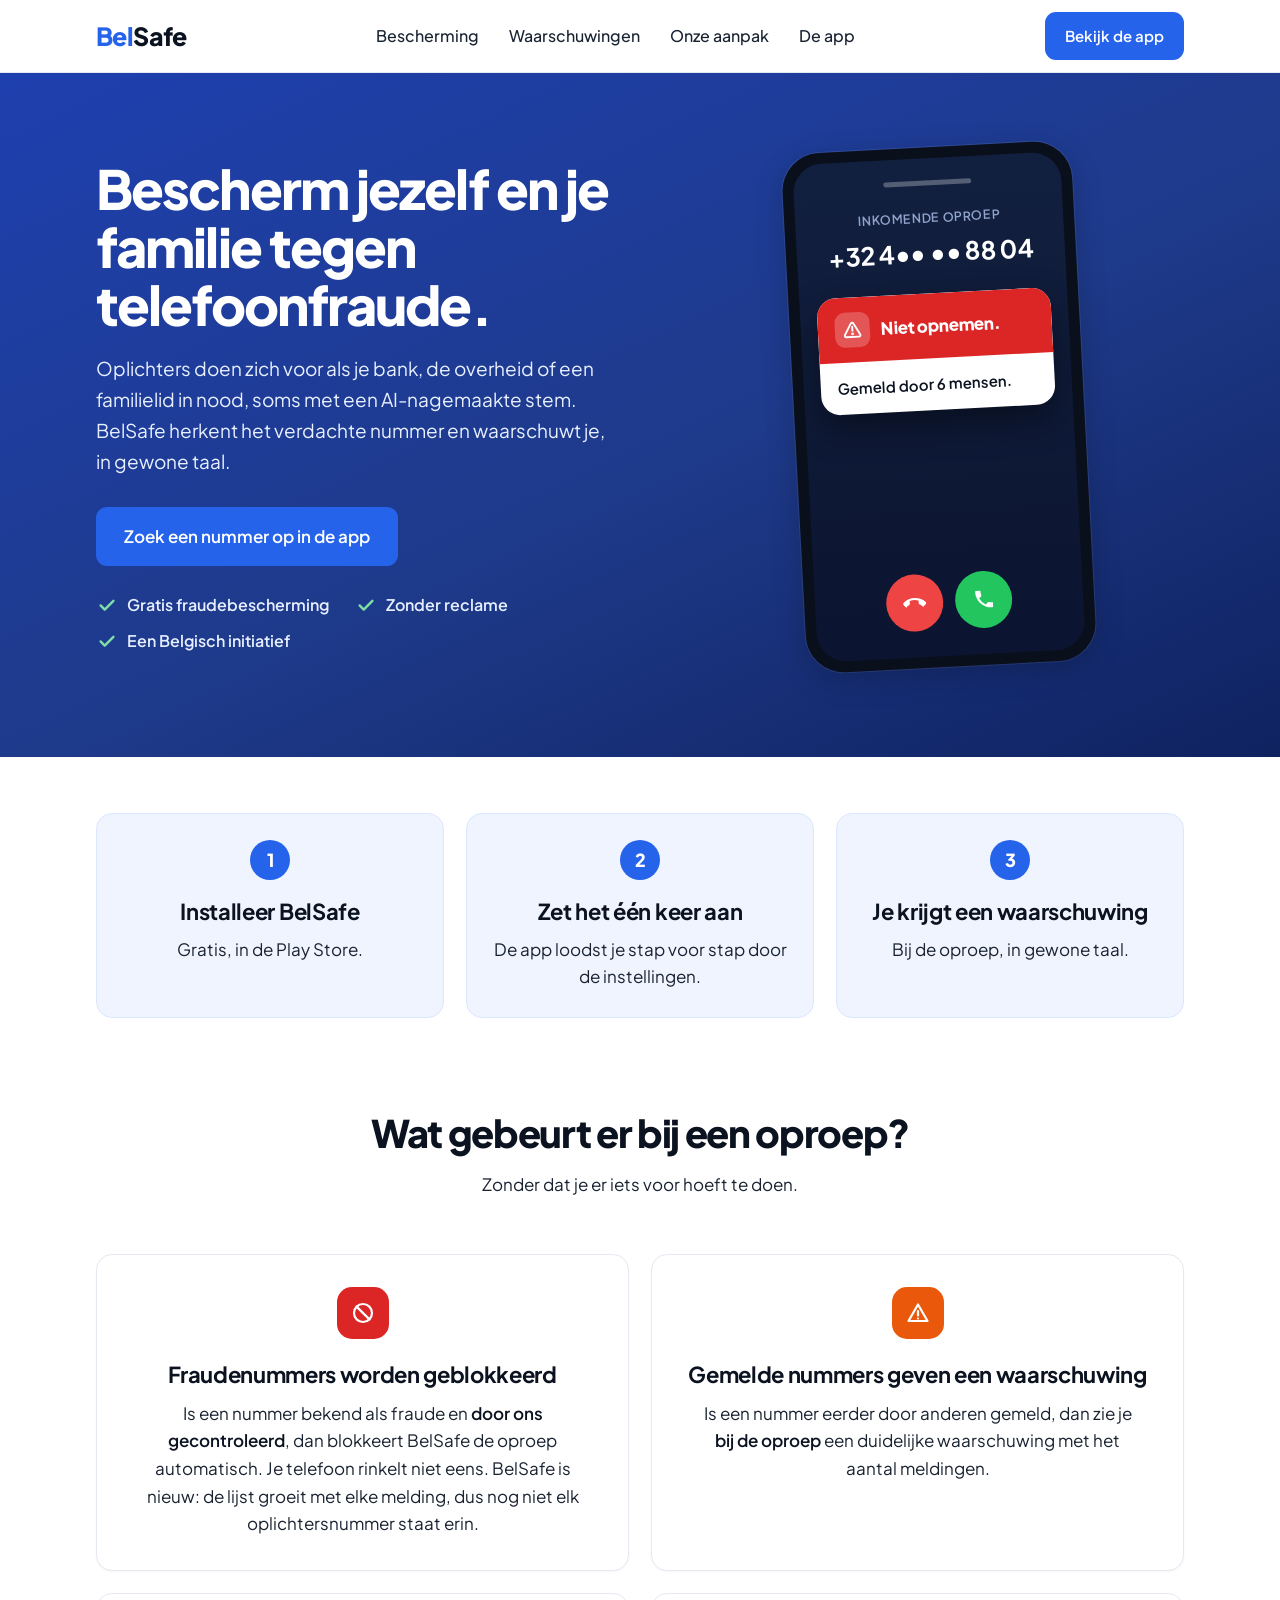
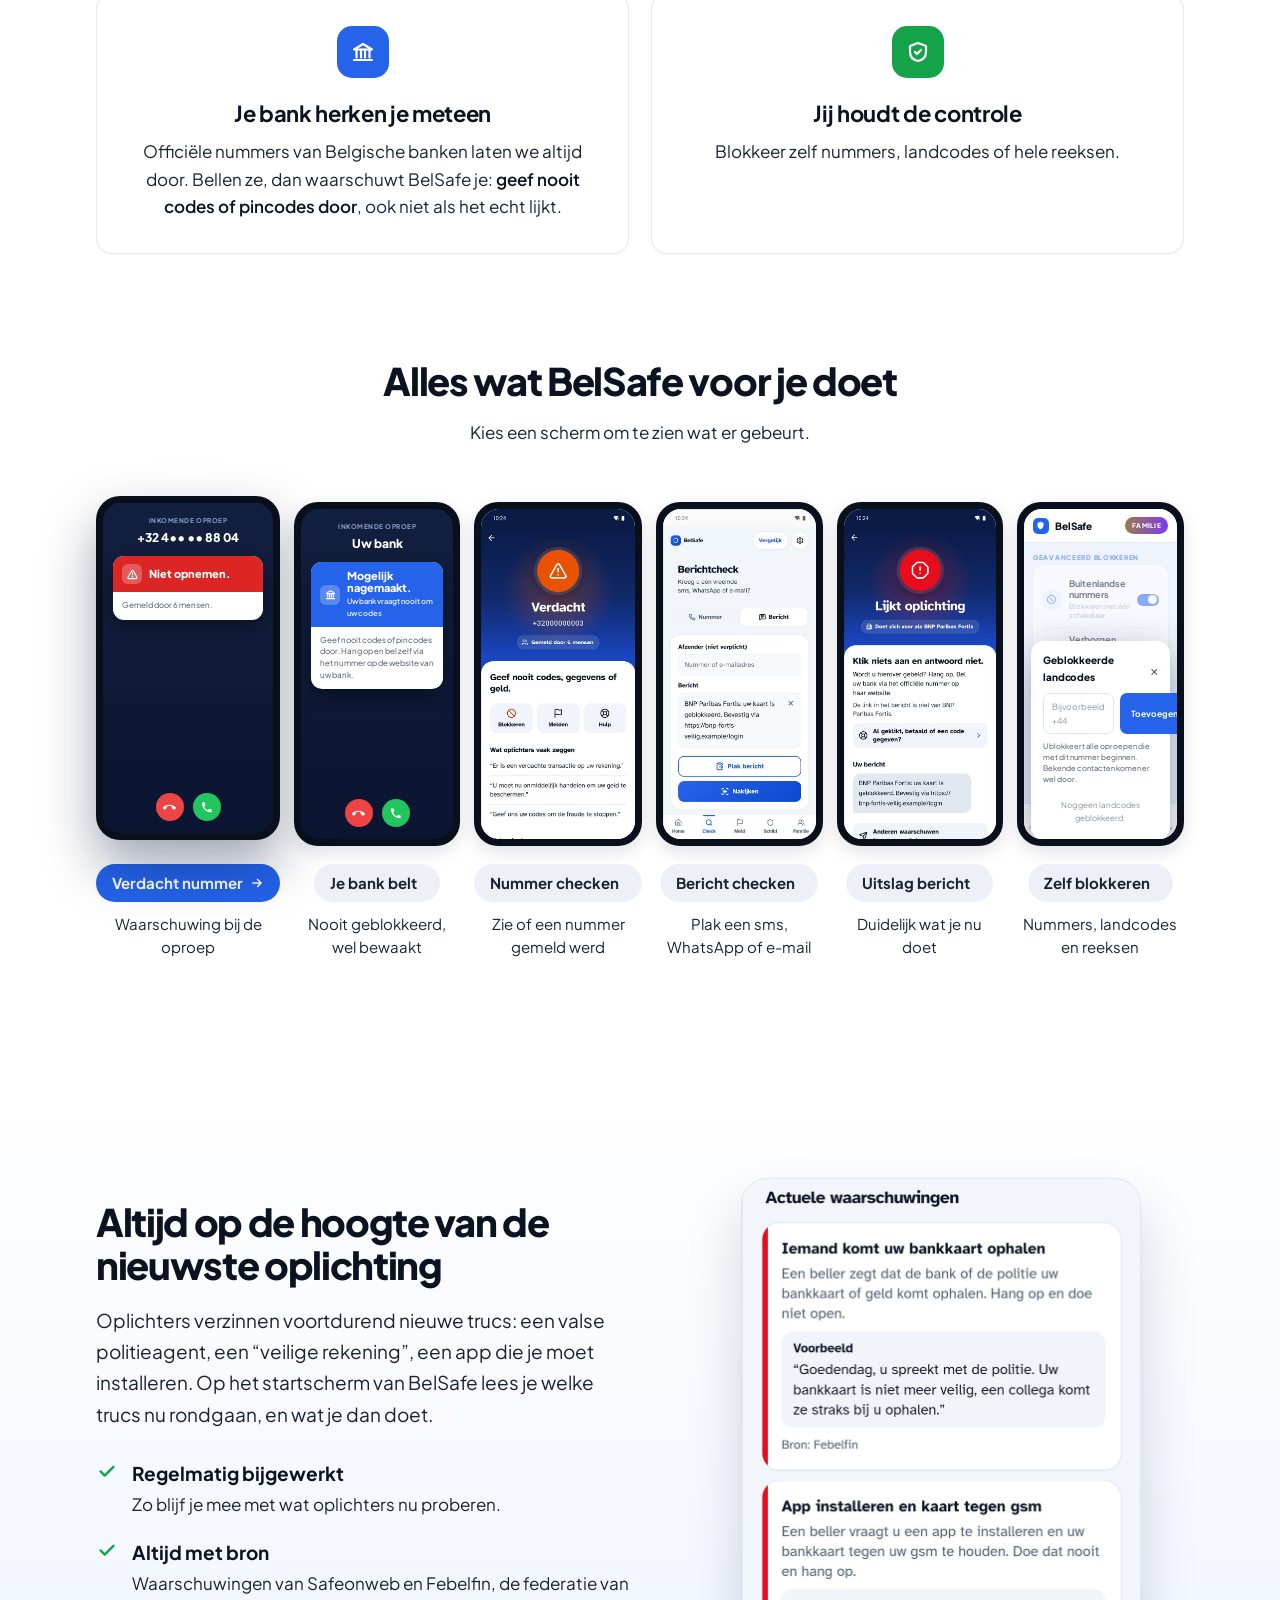
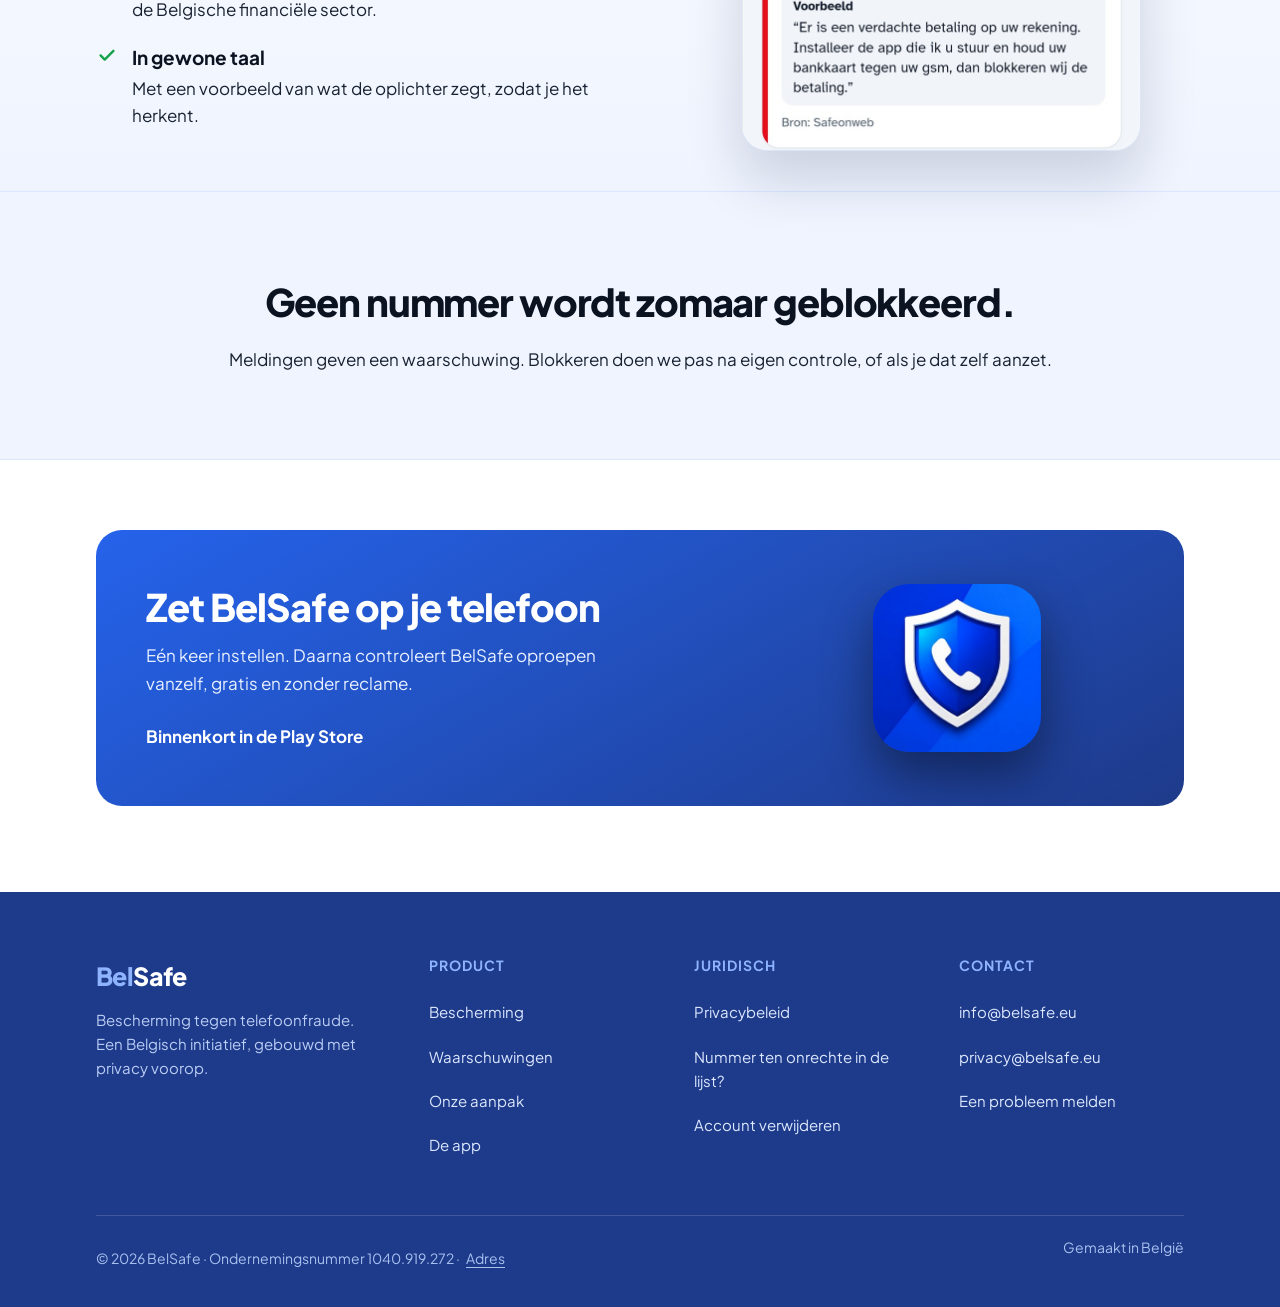
<file: index.html>
<!DOCTYPE html>
<html lang="nl">
<head>
<meta charset="UTF-8">
<meta name="viewport" content="width=device-width,initial-scale=1">
<title>BelSafe | Bescherming tegen telefoonfraude</title>
<meta name="description" content="BelSafe waarschuwt je voor verdachte telefoonnummers en blokkeert bevestigde fraude. Een Belgisch initiatief, met privacy voorop.">
<link rel="canonical" href="https://belsafe.eu/">
<link rel="icon" href="/favicon.ico" sizes="16x16 32x32 48x48">
<link rel="apple-touch-icon" href="/apple-touch-icon.png">
<meta property="og:type" content="website">
<meta property="og:site_name" content="BelSafe">
<meta property="og:locale" content="nl_BE">
<meta property="og:url" content="https://belsafe.eu/">
<meta property="og:title" content="BelSafe | Bescherming tegen telefoonfraude">
<meta property="og:description" content="BelSafe waarschuwt je voor verdachte telefoonnummers en blokkeert bevestigde fraude. Een Belgisch initiatief, met privacy voorop.">
<meta property="og:image" content="https://belsafe.eu/img/og-belsafe.jpg">
<meta property="og:image:width" content="1200">
<meta property="og:image:height" content="630">
<meta property="og:image:alt" content="BelSafe, bescherming tegen telefoonfraude">
<meta name="twitter:card" content="summary_large_image">
<link rel="stylesheet" href="fonts.css">
<style>
:root{
  --b600:#2563EB; --b700:#1D4ED8; --b800:#1E3A8A; --b900:#0F2260; --b950:#091845;
  --b050:#EFF4FF; --b100:#DBE7FF; --b200:#BFD3FF;
  --ink:#0B1220; --slate:#4A5568; --mute:#8A94A6; --line:#E4E9F2;
  --body:#1A2332;
  --alert:#DC2626; --warn:#7C3AED; --ok:#15A34A;
  --r:16px; --max:1140px;
}
*{margin:0;padding:0;box-sizing:border-box}
html{scroll-behavior:smooth}
body{font-family:'Plus Jakarta Sans',-apple-system,BlinkMacSystemFont,'Segoe UI',sans-serif;
  color:var(--ink);background:#fff;line-height:1.62;-webkit-font-smoothing:antialiased}
a{text-decoration:none;color:inherit}
:focus-visible{outline:3px solid var(--b600);outline-offset:3px;border-radius:4px}
.skip{position:absolute;left:12px;top:-60px;z-index:100;background:var(--b600);color:#fff;
  font-weight:600;padding:10px 16px;border-radius:10px}
.skip:focus{top:12px}
.wrap{max-width:var(--max);margin:0 auto;padding:0 26px}
.mark{font-weight:800;letter-spacing:-.025em;font-size:25px}
.nav .mark{padding:6px 0}
.mark .a{color:var(--b600)} .mark .b{color:var(--ink)}
.mark.inv .a{color:#8FB4FF} .mark.inv .b{color:#fff}

/* header */
header{position:sticky;top:0;z-index:60;background:rgba(255,255,255,.94);
  backdrop-filter:saturate(160%) blur(10px);border-bottom:1px solid var(--line)}
.nav{display:flex;align-items:center;justify-content:space-between;height:72px;gap:24px}
.navlinks{display:flex;gap:30px;align-items:center}
.navlinks a{font-size:16px;font-weight:500;color:var(--body);padding:10px 0}
.navlinks a:hover{color:var(--b600)}
.cta{display:inline-flex;align-items:center;gap:8px;background:var(--b600);color:#fff!important;
  font-weight:600;font-size:15px;padding:12px 20px;border-radius:11px;border:0;cursor:pointer;
  font-family:inherit;transition:transform .12s,background .15s}
.cta:hover{background:var(--b700);transform:translateY(-1px)}

/* hero */
.hero{background:linear-gradient(155deg,#1E40AF 0%,var(--b800) 55%,var(--b900) 100%);
  color:#fff;padding:74px 0 90px;position:relative;overflow:hidden}
.hero .wrap{position:relative;z-index:2}
.hgrid{display:grid;grid-template-columns:1.05fr .95fr;gap:56px;align-items:center}
h1{font-size:clamp(34px,4.4vw,54px);line-height:1.07;letter-spacing:-.035em;font-weight:800;margin-bottom:20px}
.lead{font-size:19px;color:#E8F0FF;max-width:520px;margin-bottom:30px}

.herocta{margin-top:30px}
.herocta .cta{font-size:17px;padding:16px 28px}

/* phone mock */
.phonewrap{display:flex;justify-content:center;perspective:1400px}
.phone{width:290px;background:#0A0F1C;border-radius:38px;padding:11px;
  box-shadow:0 8px 30px rgba(0,0,0,.18),0 0 0 1px rgba(255,255,255,.09);
  transform:rotate(-3deg)}
.screen{background:linear-gradient(180deg,#12203F 0%,#0B1430 100%);border-radius:29px;
  padding:22px 17px 26px;position:relative;overflow:hidden;min-height:498px;
  display:flex;flex-direction:column}
.notch{width:88px;height:5px;background:rgba(255,255,255,.28);border-radius:99px;margin:0 auto 22px}
.callmeta{text-align:center;margin-bottom:20px}
.callmeta .lbl{font-size:12.5px;color:#8FA3CC;letter-spacing:.05em;text-transform:uppercase;font-weight:600}
.callmeta .num{font-size:25px;font-weight:700;color:#fff;margin-top:5px;letter-spacing:-.01em;white-space:nowrap}
.alertcard{background:#fff;border-radius:19px;overflow:hidden;box-shadow:0 14px 34px rgba(0,0,0,.42)}
.alerthead{background:var(--alert);padding:15px 17px;display:flex;align-items:center;gap:11px}
.alerthead .ic{width:35px;height:35px;border-radius:10px;background:rgba(255,255,255,.22);
  display:flex;align-items:center;justify-content:center;flex-shrink:0}
.alerthead .t{color:#fff;font-size:17px;font-weight:800;line-height:1.22;letter-spacing:-.01em}
.alertbody{padding:15px 17px}
/* de kaart toont wat de app toont: de kop en wie het nummer meldde */
.advice{font-size:15px;font-weight:600;color:var(--ink);line-height:1.5}
.callbtns{display:flex;gap:12px;margin-top:auto;padding-top:24px;justify-content:center}
.cbtn{width:57px;height:57px;border-radius:50%;display:flex;align-items:center;justify-content:center}
.cbtn.red{background:#EF4444} .cbtn.green{background:#22C55E}

/* sections */
section{padding:86px 0}
.shead{max-width:620px;margin:0 auto 56px;text-align:center}
.shead h2{font-size:clamp(28px,3.4vw,38px);font-weight:800;letter-spacing:-.035em;
  line-height:1.12;margin-bottom:16px;color:var(--ink)}
.shead p{font-size:17px;color:var(--body);max-width:520px;margin:0 auto;line-height:1.65}

/* protection list */
.plist{max-width:var(--max);margin:0 auto;display:grid;grid-template-columns:repeat(2,1fr);gap:22px}
.pitem{display:grid;grid-template-columns:1fr;gap:22px;padding:28px 26px;border-radius:14px;
  transition:background .18s;align-items:start}
.pitem:hover{background:var(--b050)}
.pitem h3{font-size:22px;font-weight:700;margin-bottom:7px;letter-spacing:-.015em}
.pitem p{font-size:17px;color:var(--body)}
.pitem .stress{color:var(--ink);font-weight:600}

/* ---- features carousel ---- */
.feats{display:grid;grid-template-columns:repeat(6,1fr);gap:14px;align-items:end;margin-bottom:26px}
.feat{cursor:pointer;text-align:center}
.fphone{margin:0 auto;width:100%;max-width:186px;background:#0A0F1C;border-radius:24px;padding:7px;
  transition:transform .32s cubic-bezier(.2,.8,.3,1),background .32s,box-shadow .32s,filter .32s;
  filter:none;transform:none;box-shadow:0 6px 18px rgba(10,20,50,.12)}
.feat.on .fphone{background:#0A0F1C;filter:none;transform:translateY(-6px);
  box-shadow:0 26px 54px rgba(6,18,52,.38)}
.fscreen.shot{background:#fff}
.fscreen.shot img{display:block;width:100%;height:100%;object-fit:cover;object-position:top}
.fscreen{background:#EEF3FC;border-radius:18px;overflow:hidden;height:330px;position:relative;
  display:flex;flex-direction:column;font-size:9px;text-align:left}
.feat .flabel{display:inline-flex;align-items:center;gap:7px;margin-top:18px;background:#EDF1F7;
  color:var(--body);font-weight:700;font-size:16px;padding:11px 18px;border-radius:999px;
  transition:background .25s,color .25s;line-height:1.2}
.feat.on .flabel{background:var(--b600);color:#fff}
.feat .flabel svg{opacity:0;width:0;transition:opacity .25s,width .25s}
.feat.on .flabel svg{opacity:1;width:14px}
.feat .fdesc{font-size:16px;color:var(--body);margin-top:11px;line-height:1.5;padding:0 6px}
.feats{align-items:stretch}
.feat{display:flex;flex-direction:column;justify-content:flex-end;align-items:center}
.feat .flabel{white-space:nowrap;font-size:15px;padding:10px 16px}
.feat .fdesc{min-height:4.6em;font-size:15px}

/* app chrome inside mock */
.appbar{background:#fff;padding:8px 9px;display:flex;align-items:center;gap:6px;border-bottom:1px solid #E6ECF6}
.appbar .lg{width:16px;height:16px;border-radius:5px;background:var(--b600);display:flex;
  align-items:center;justify-content:center;flex-shrink:0}
.appbar .nm{font-weight:800;font-size:10px;color:var(--ink);letter-spacing:-.01em}
.appbar .fam{margin-left:auto;background:linear-gradient(90deg,#9A7B4F,#7C3AED);color:#fff;
  font-size:6.5px;font-weight:800;padding:3px 7px;border-radius:99px;letter-spacing:.04em}
.fbody{flex:1;padding:9px;overflow:hidden}
.kick{font-size:6.5px;font-weight:800;letter-spacing:.11em;color:var(--b600);text-transform:uppercase;margin-bottom:3px}
.card{background:#fff;border-radius:10px;padding:9px;margin-bottom:7px;box-shadow:0 1px 4px rgba(15,30,70,.07)}
.lbl{font-size:6.5px;font-weight:700;letter-spacing:.08em;color:var(--mute);text-transform:uppercase;margin-bottom:5px}
.tabs{background:#fff;border-top:1px solid #E6ECF6;display:flex;padding:6px 0 7px}
.tab{flex:1;text-align:center;font-size:6px;color:#A3AFC2;font-weight:600}
.tab.act{color:var(--b600)}
.tab .ic{display:block;font-size:11px;line-height:1;margin-bottom:2px}
.tab svg{display:block;margin:0 auto 2px}

/* animated bits */
.feat.on .anim1{animation:slideUp .55s .12s both}
.feat.on .anim2{animation:slideUp .55s .28s both}
.feat.on .anim3{animation:slideUp .55s .44s both}
.feat.on .slow1{animation:slideUp .6s .2s both}
.feat.on .slow2{animation:slideUp .6s .3s both}
.feat.on .sheetIn{animation:sheetUp .75s .4s both}
@keyframes slideUp{from{opacity:0;transform:translateY(11px)}to{opacity:1;transform:none}}
@keyframes sheetUp{from{opacity:0;transform:translateY(46px)}to{opacity:1;transform:none}}
@keyframes dimIn{from{filter:none;opacity:1}to{filter:blur(.6px);opacity:.5}}
.feat.on .fbody.dim{animation:dimIn .6s .4s both}
@media(prefers-reduced-motion:reduce){.feat.on .anim1,.feat.on .anim2,.feat.on .anim3,.feat.on .slow1,.feat.on .slow2,.feat.on .sheetIn,.feat.on .fbody.dim{animation:none}}

/* call screen (mock) */
.callscr{background:linear-gradient(180deg,#12203F,#0B1430);height:100%;padding:12px 10px;display:flex;flex-direction:column}
.callscr .top{text-align:center;margin-bottom:9px}
.callscr .tl{font-size:6.5px;color:#8FA3CC;text-transform:uppercase;letter-spacing:.08em;font-weight:700}
.callscr .tn{font-size:12px;font-weight:800;color:#fff;margin-top:2px}
.warn{background:#fff;border-radius:11px;overflow:hidden;box-shadow:0 7px 18px rgba(0,0,0,.35)}
.warnhd{padding:8px 9px;display:flex;gap:7px;align-items:center}
.warnhd.red{background:var(--alert)} .warnhd.blue{background:var(--b600)}
.warnhd .wi{width:20px;height:20px;border-radius:6px;background:rgba(255,255,255,.24);
  display:flex;align-items:center;justify-content:center;flex-shrink:0}
.warnhd .t{color:#fff;font-size:11px;font-weight:800;line-height:1.1}
.warnhd p{color:rgba(255,255,255,.9);font-size:7.5px;font-weight:600}
.warnbd{padding:8px 9px}
.warnbd .adv{font-size:8px;color:var(--slate);line-height:1.45}
.cbar{display:flex;gap:9px;justify-content:center;margin-top:auto;padding-top:10px}
.cb{width:28px;height:28px;border-radius:50%;display:flex;align-items:center;justify-content:center}
.cb.r{background:#EF4444} .cb.g{background:#22C55E}

/* toggles + rows */
.row{display:flex;align-items:center;gap:7px;padding:7px 0;border-bottom:1px solid #EEF2F9}
.row:last-child{border-bottom:0}
.rowic{width:20px;height:20px;border-radius:6px;background:#EEF3FC;display:flex;align-items:center;
  justify-content:center;color:var(--b600);flex-shrink:0}
.row .rt{flex:1}
.row .t{font-size:9px;font-weight:700;color:var(--ink);line-height:1.2}
.row small{font-size:7px;color:var(--mute);line-height:1.3;display:block;margin-top:1px}
.tg{width:22px;height:12px;border-radius:99px;background:#D3DCEA;position:relative;flex-shrink:0}
.tg.on{background:var(--b600)}
.tg:after{content:"";position:absolute;width:9px;height:9px;border-radius:50%;background:#fff;top:1.5px;left:1.5px;transition:left .3s}
.tg.on:after{left:11px}
.arrow{color:#C3CDDD;font-size:10px;font-weight:700}

@media(max-width:1140px){
  .feats{grid-template-columns:repeat(3,1fr);gap:18px;row-gap:30px}
  .fphone{transform:scale(1);filter:grayscale(0);background:#0A0F1C}
}
@media(max-width:640px){
  .feats{display:flex;gap:16px;overflow-x:auto;scroll-snap-type:x mandatory;margin:0 -26px 22px;padding:8px 26px 20px;scroll-padding:0 26px;-webkit-overflow-scrolling:touch}
  .feat{flex:0 0 66%;scroll-snap-align:center}
  .feats{scrollbar-width:none} .feats::-webkit-scrollbar{display:none}
}


/* bottom sheet dialog */
.sheet{position:absolute;left:7px;right:7px;top:40%;background:#fff;border-radius:13px;
  padding:11px 12px;box-shadow:0 14px 40px rgba(6,18,52,.4);z-index:5}
.sheethd{display:flex;align-items:center;justify-content:space-between;margin-bottom:8px}
.sheethd .t{font-size:10px;font-weight:800;color:var(--ink);letter-spacing:-.01em}
.sheethd .x{font-size:14px;color:var(--slate);line-height:1}
.sheetrow{display:flex;gap:6px;margin-bottom:7px}
.sheetinp{flex:1;border:1px solid #DDE4F0;border-radius:7px;padding:6px 8px;font-size:8.5px;color:var(--mute)}
.sheetbtn{background:var(--b600);color:#fff;border-radius:7px;padding:6px 11px;font-size:8.5px;font-weight:700;
  display:flex;align-items:center}
.sheettxt{font-size:7.5px;color:var(--slate);line-height:1.45;margin-bottom:14px}
.sheetempty{font-size:8px;color:var(--mute);text-align:center;padding-bottom:4px}
.fbody.dim{filter:blur(.6px);opacity:.5}

/* honesty band */
.honest{background:var(--b050);border-top:1px solid var(--b100);border-bottom:1px solid var(--b100)}
.honest .wrap{max-width:1000px;text-align:center}
.honest .q{font-size:clamp(28px,3.4vw,38px);font-weight:800;letter-spacing:-.03em;
  line-height:1.28;margin-bottom:18px;color:var(--ink)}
.honest p{font-size:17px;color:var(--body);max-width:600px;margin:0 auto;line-height:1.65}

/* app band */
.appband{background:linear-gradient(150deg,var(--b600) 0%,var(--b800) 100%);border-radius:26px;
  padding:54px 50px;color:#fff;position:relative;overflow:hidden}
.agrid{display:grid;grid-template-columns:1.25fr .75fr;gap:42px;align-items:center;position:relative;z-index:2}
.appband h2{font-size:clamp(28px,3.4vw,38px);font-weight:800;letter-spacing:-.025em;margin-bottom:14px;line-height:1.15}
.appband p{font-size:17px;color:#E8F0FF;margin-bottom:26px;max-width:450px}
.appband p.soon{margin-bottom:0;color:#fff;font-weight:700}
.appicon{display:flex;justify-content:center}
.appicon img{width:168px;height:auto;border-radius:36px;box-shadow:0 22px 50px rgba(0,0,0,.42)}

/* footer */
footer{background:var(--b800);color:#fff;padding:64px 0 0;margin-top:0}
.fgrid{display:grid;grid-template-columns:1.3fr 1fr 1fr 1fr;gap:40px;padding-bottom:48px}
.fabout p{font-size:15px;color:#B9CDF5;margin-top:12px;max-width:270px;line-height:1.6}
.fcol h2{font-size:14px;line-height:1.4;font-weight:700;letter-spacing:.07em;text-transform:uppercase;color:#8FB4FF;margin-bottom:15px}
.fcol a{display:block;font-size:15px;color:#DCE8FF;margin-bottom:11px;transition:color .14s}
.fcol a:hover{color:#fff}
.fbottom{border-top:1px solid rgba(255,255,255,.15);padding:20px 0 26px;display:flex;
  justify-content:space-between;gap:14px;flex-wrap:wrap;font-size:13.5px;color:#A8C2F0}
.fbottom a{color:inherit;text-decoration:underline;text-underline-offset:3px}
.fbottom a:hover{color:#fff}

@media(max-width:900px){
  .navlinks{display:none}
  .hgrid{grid-template-columns:1fr;gap:44px}
  .phone{width:220px;transform:none;margin:0 auto}
  .callmeta .num{font-size:21px}
  .agrid{grid-template-columns:1fr;text-align:center} .appicon{order:-1}
  .appband p{margin-left:auto;margin-right:auto}
  .appband{padding:42px 26px}
  .fgrid{grid-template-columns:1fr 1fr;gap:32px}
  .pitem{grid-template-columns:1fr;gap:14px;padding:22px 18px}
  section{padding:62px 0}
}
@media(max-width:520px){ .fgrid{grid-template-columns:1fr} }

/* voettekst: grotere aanraakdoelen en leesbare kopjes */
.fcol a{padding:10px 0;margin-bottom:0}
.fbottom a{display:inline-block;padding:11px 4px}
.fbottom{font-size:14px}

/* ---- verkoop: vertrouwensregel, drie stappen, actuele waarschuwingen ---- */
.trust{list-style:none;display:flex;flex-wrap:wrap;gap:10px 26px;margin:26px 0 0;padding:0;color:#E6EEFF;font-weight:600;font-size:16px}
.trust li{display:flex;align-items:center;gap:9px}
.trust svg{color:#7EE0A4;flex:none}
.sr{position:absolute;width:1px;height:1px;overflow:hidden;clip:rect(0 0 0 0);white-space:nowrap}
.steps{padding:56px 0 8px}
.steps ol{list-style:none;margin:0;padding:0;display:grid;grid-template-columns:repeat(3,1fr);gap:22px}
.steps li{background:var(--b050);border:1px solid var(--b100);border-radius:var(--r);padding:26px 24px;text-align:left}
.steps .n{display:inline-flex;align-items:center;justify-content:center;width:40px;height:40px;border-radius:50%;background:var(--b600);color:#fff;font-weight:800;font-size:18px;margin-bottom:14px}
.steps h3{font-size:22px;font-weight:700;letter-spacing:-.015em;margin-bottom:6px;color:var(--ink)}
.steps p{font-size:17px;color:var(--body);margin:0}
.wsec{padding:84px 0 40px;background:linear-gradient(180deg,#fff 0,var(--b050) 100%)}
.wgrid{display:grid;grid-template-columns:1.05fr .95fr;gap:64px;align-items:center}
.wcopy h2{font-size:clamp(28px,3.4vw,38px);font-weight:800;letter-spacing:-.035em;line-height:1.12;color:var(--ink);margin-bottom:18px}
.wlead{font-size:19px;line-height:1.65;color:var(--body);max-width:560px}
.wlist{list-style:none;margin:28px 0 0;padding:0;display:grid;gap:20px;max-width:560px}
.wlist li{display:flex;gap:14px;align-items:flex-start}
.wlist svg{flex:none;margin-top:2px;color:var(--ok)}
.wlist strong{display:block;font-size:19px;color:var(--ink);font-weight:700;margin-bottom:2px}
.wlist span{display:block;font-size:17px;color:var(--body);line-height:1.55}
.wphone{display:flex;justify-content:center}
.wshot{width:100%;max-width:400px;background:#F0F4FA;border:1px solid #DCE6F7;border-radius:26px;overflow:hidden;box-shadow:0 28px 56px rgba(6,18,52,.16)}
.wshot img{display:block;width:100%;height:auto}
@media(max-width:900px){
  .wsec{padding:56px 0 24px}
  .wgrid{grid-template-columns:1fr;gap:40px}
  .wcopy{text-align:left}
  .steps ol{grid-template-columns:1fr;gap:14px}
}

/* blokken bij elke oproep: kaarten zoals de stappen */
.pitem{background:#fff;border:1px solid var(--line);border-radius:var(--r);padding:28px 28px;box-shadow:0 1px 2px rgba(10,20,50,.04)}
.pitem:hover{background:#fff;border-color:var(--b200)}
@media(max-width:900px){ .plist{grid-template-columns:1fr;gap:14px} }

/* gecentreerde stappen en kaarten, met een vol kleurvlak per kaart zoals in de app */
.steps li{text-align:center}
.pitem{text-align:center;padding:32px 30px}
.pic{width:52px;height:52px;border-radius:15px;display:flex;align-items:center;justify-content:center;color:#fff;margin:0 auto 18px}
.pic-red{background:#DC2626}.pic-orange{background:#EA580C}.pic-blue{background:var(--b600)}.pic-green{background:#15A34A}
.pitem p{max-width:440px;margin:0 auto}

.honest .q,.honest p{max-width:none;margin-left:auto;margin-right:auto}
</style>
</head>
<body>
<a class="skip" href="#inhoud">Naar de inhoud</a>

<header>
  <div class="wrap nav">
    <a href="#top" class="mark"><span class="a">Bel</span><span class="b">Safe</span></a>
    <nav class="navlinks">
      <a href="#bescherming">Bescherming</a>
      <a href="#waarschuwingen">Waarschuwingen</a>
      <a href="#eerlijk">Onze aanpak</a>
      <a href="#app">De app</a>
    </nav>
    <a href="#app" class="cta">Bekijk de app</a>
  </div>
</header>

<main id="inhoud">
<section class="hero" id="top" style="padding-bottom:90px">
  <div class="wrap hgrid">
    <div>
      <h1>Bescherm jezelf en je familie tegen telefoonfraude.</h1>
      <p class="lead">Oplichters doen zich voor als je bank, de overheid of een familielid in nood, soms met een AI-nagemaakte stem. BelSafe herkent het verdachte nummer en waarschuwt je, in gewone taal.</p>

      <div class="herocta" id="checker">
        <a href="#app" class="cta">Zoek een nummer op in de app</a>
      </div>
      <ul class="trust" aria-label="Waarom BelSafe">
        <li><svg width="22" height="22" viewBox="0 0 24 24" fill="none" stroke="currentColor" stroke-width="2.6" stroke-linecap="round" stroke-linejoin="round" aria-hidden="true"><path d="M5 12.5l4.5 4.5L19 7.5"/></svg>Gratis fraudebescherming</li>
        <li><svg width="22" height="22" viewBox="0 0 24 24" fill="none" stroke="currentColor" stroke-width="2.6" stroke-linecap="round" stroke-linejoin="round" aria-hidden="true"><path d="M5 12.5l4.5 4.5L19 7.5"/></svg>Zonder reclame</li>
        <li><svg width="22" height="22" viewBox="0 0 24 24" fill="none" stroke="currentColor" stroke-width="2.6" stroke-linecap="round" stroke-linejoin="round" aria-hidden="true"><path d="M5 12.5l4.5 4.5L19 7.5"/></svg>Een Belgisch initiatief</li>
      </ul>
    </div>

    <div class="phonewrap">
      <div class="phone" role="img" aria-label="Voorbeeld van een inkomende oproep: BelSafe toont Niet opnemen, gemeld door 6 mensen.">
        <div class="screen">
          <div class="notch"></div>
          <div class="callmeta">
            <div class="lbl">Inkomende oproep</div>
            <div class="num">+32 4•• •• 88 04</div>
          </div>
          <div class="alertcard">
            <div class="alerthead">
              <div class="ic">
                <svg width="19" height="19" viewBox="0 0 24 24" fill="none" stroke="#fff" stroke-width="2.4" stroke-linecap="round"><path d="M12 8v5"/><circle cx="12" cy="17" r=".6" fill="#fff"/><path d="M10.3 3.9 2.4 18a1.9 1.9 0 0 0 1.7 2.9h15.8a1.9 1.9 0 0 0 1.7-2.9L13.7 3.9a1.9 1.9 0 0 0-3.4 0Z"/></svg>
              </div>
              <div>
                <p class="t">Niet opnemen.</p>
              </div>
            </div>
            <div class="alertbody">
              <p class="advice">Gemeld door 6 mensen.</p>
            </div>
          </div>
          <div class="callbtns">
            <div class="cbtn red"><svg width="23" height="23" viewBox="0 0 24 24" fill="#fff"><path d="M21 15.5c-1.3 0-2.6-.2-3.8-.6-.4-.1-.8 0-1 .2l-2.2 2.2a15.4 15.4 0 0 1-6.6-6.6l2.2-2.2c.3-.3.4-.7.2-1-.4-1.2-.6-2.5-.6-3.8 0-.6-.4-1-1-1H4.5c-.6 0-1 .4-1 1 0 9.4 7.6 17 17 17 .6 0 1-.4 1-1v-3.7c0-.6-.4-1-1-1Z" transform="rotate(135 12 12)"/></svg></div>
            <div class="cbtn green"><svg width="23" height="23" viewBox="0 0 24 24" fill="#fff"><path d="M21 15.5c-1.3 0-2.6-.2-3.8-.6-.4-.1-.8 0-1 .2l-2.2 2.2a15.4 15.4 0 0 1-6.6-6.6l2.2-2.2c.3-.3.4-.7.2-1-.4-1.2-.6-2.5-.6-3.8 0-.6-.4-1-1-1H4.5c-.6 0-1 .4-1 1 0 9.4 7.6 17 17 17 .6 0 1-.4 1-1v-3.7c0-.6-.4-1-1-1Z"/></svg></div>
          </div>
        </div>
      </div>
    </div>
  </div>
</section>

<section class="steps" id="stappen" aria-labelledby="stappen-h">
  <div class="wrap">
    <h2 id="stappen-h" class="sr">Zo werkt BelSafe</h2>
    <ol>
      <li><span class="n">1</span><h3>Installeer BelSafe</h3><p>Gratis, in de Play Store.</p></li>
      <li><span class="n">2</span><h3>Zet het één keer aan</h3><p>De app loodst je stap voor stap door de instellingen.</p></li>
      <li><span class="n">3</span><h3>Je krijgt een waarschuwing</h3><p>Bij de oproep, in gewone taal.</p></li>
    </ol>
  </div>
</section>

<section id="bescherming">
  <div class="wrap">
    <div class="shead">
      <h2>Wat gebeurt er bij een oproep?</h2>
      <p>Zonder dat je er iets voor hoeft te doen.</p>
    </div>

    <div class="plist">
      <div class="pitem">
        <div>
          <div class="pic pic-red"><svg width="24" height="24" viewBox="0 0 24 24" fill="none" stroke="currentColor" stroke-width="2.2" stroke-linecap="round" stroke-linejoin="round" aria-hidden="true"><circle cx="12" cy="12" r="9"/><path d="M5.6 5.6l12.8 12.8"/></svg></div><h3>Fraudenummers worden geblokkeerd</h3>
          <p>Is een nummer bekend als fraude en <span class="stress">door ons gecontroleerd</span>, dan blokkeert BelSafe de oproep automatisch. Je telefoon rinkelt niet eens. BelSafe is nieuw: de lijst groeit met elke melding, dus nog niet elk oplichtersnummer staat erin.</p>
        </div>
      </div>

      <div class="pitem">
        <div>
          <div class="pic pic-orange"><svg width="24" height="24" viewBox="0 0 24 24" fill="none" stroke="currentColor" stroke-width="2.2" stroke-linecap="round" stroke-linejoin="round" aria-hidden="true"><path d="M12 3.5 2.5 20h19L12 3.5z"/><path d="M12 10v4.5"/><path d="M12 17.5h.01"/></svg></div><h3>Gemelde nummers geven een waarschuwing</h3>
          <p>Is een nummer eerder door anderen gemeld, dan zie je <span class="stress">bij de oproep</span> een duidelijke waarschuwing met het aantal meldingen.</p>
        </div>
      </div>

      <div class="pitem">
        <div>
          <div class="pic pic-blue"><svg width="24" height="24" viewBox="0 0 24 24" fill="none" stroke="currentColor" stroke-width="2.2" stroke-linecap="round" stroke-linejoin="round" aria-hidden="true"><path d="M3 9.5h18L12 4 3 9.5z"/><path d="M5.5 9.5v8M10 9.5v8M14 9.5v8M18.5 9.5v8M3 20h18"/></svg></div><h3>Je bank herken je meteen</h3>
          <p>Officiële nummers van Belgische banken laten we altijd door. Bellen ze, dan waarschuwt BelSafe je: <span class="stress">geef nooit codes of pincodes door</span>, ook niet als het echt lijkt.</p>
        </div>
      </div>

      <div class="pitem">
        <div>
          <div class="pic pic-green"><svg width="24" height="24" viewBox="0 0 24 24" fill="none" stroke="currentColor" stroke-width="2.2" stroke-linecap="round" stroke-linejoin="round" aria-hidden="true"><path d="M12 3l8 3v6c0 5-3.5 8-8 9-4.5-1-8-4-8-9V6l8-3z"/><path d="M9 12l2 2 4-4"/></svg></div><h3>Jij houdt de controle</h3>
          <p>Blokkeer zelf nummers, landcodes of hele reeksen.</p>
        </div>
      </div>
    </div>
  </div>
</section>

<section id="functies" style="padding-top:20px">
  <div class="wrap">
    <div class="shead">
      <h2>Alles wat BelSafe voor je doet</h2>
      <p>Kies een scherm om te zien wat er gebeurt.</p>
    </div>

    <div class="feats" id="feats">

      <div class="feat on" data-i="0">
        <div class="fphone"><div class="fscreen">
          <div class="callscr">
            <div class="top"><div class="tl">Inkomende oproep</div><div class="tn">+32 4•• •• 88 04</div></div>
            <div class="warn anim1">
              <div class="warnhd red">
                <div class="wi"><svg width="11" height="11" viewBox="0 0 24 24" fill="none" stroke="#fff" stroke-width="2.6" stroke-linecap="round"><path d="M12 8v5"/><circle cx="12" cy="17" r=".7" fill="#fff"/><path d="M10.3 3.9 2.4 18a1.9 1.9 0 0 0 1.7 2.9h15.8a1.9 1.9 0 0 0 1.7-2.9L13.7 3.9a1.9 1.9 0 0 0-3.4 0Z"/></svg></div>
                <div><p class="t">Niet opnemen.</p></div>
              </div>
              <div class="warnbd">
                <p class="adv anim3">Gemeld door 6 mensen.</p>
              </div>
            </div>
            <div class="cbar">
              <div class="cb r"><svg width="13" height="13" viewBox="0 0 24 24" fill="#fff"><path d="M21 15.5c-1.3 0-2.6-.2-3.8-.6-.4-.1-.8 0-1 .2l-2.2 2.2a15.4 15.4 0 0 1-6.6-6.6l2.2-2.2c.3-.3.4-.7.2-1-.4-1.2-.6-2.5-.6-3.8 0-.6-.4-1-1-1H4.5c-.6 0-1 .4-1 1 0 9.4 7.6 17 17 17 .6 0 1-.4 1-1v-3.7c0-.6-.4-1-1-1Z" transform="rotate(135 12 12)"/></svg></div>
              <div class="cb g"><svg width="13" height="13" viewBox="0 0 24 24" fill="#fff"><path d="M21 15.5c-1.3 0-2.6-.2-3.8-.6-.4-.1-.8 0-1 .2l-2.2 2.2a15.4 15.4 0 0 1-6.6-6.6l2.2-2.2c.3-.3.4-.7.2-1-.4-1.2-.6-2.5-.6-3.8 0-.6-.4-1-1-1H4.5c-.6 0-1 .4-1 1 0 9.4 7.6 17 17 17 .6 0 1-.4 1-1v-3.7c0-.6-.4-1-1-1Z"/></svg></div>
            </div>
          </div>
        </div></div>
        <div class="flabel">Verdacht nummer <svg viewBox="0 0 24 24" fill="none" stroke="currentColor" stroke-width="2.6" stroke-linecap="round"><path d="M5 12h14M13 6l6 6-6 6"/></svg></div>
        <p class="fdesc">Waarschuwing bij de oproep</p>
      </div>

      <div class="feat" data-i="1">
        <div class="fphone"><div class="fscreen">
          <div class="callscr">
            <div class="top"><div class="tl">Inkomende oproep</div><div class="tn">Uw bank</div></div>
            <div class="warn anim1">
              <div class="warnhd blue">
                <div class="wi"><svg width="11" height="11" viewBox="0 0 24 24" fill="none" stroke="#fff" stroke-width="2.4" stroke-linecap="round" stroke-linejoin="round"><path d="M3 10h18M5 10V7.6L12 4l7 3.6V10M6 10v8M10 10v8M14 10v8M18 10v8M3 21h18"/></svg></div>
                <div><p class="t">Mogelijk nagemaakt.</p><p>Uw bank vraagt nooit om uw codes</p></div>
              </div>
              <div class="warnbd">
                <p class="adv anim3">Geef nooit codes of pincodes door. Hang op en bel zelf via het nummer op de website van uw bank.</p>
              </div>
            </div>
            <div class="cbar">
              <div class="cb r"><svg width="13" height="13" viewBox="0 0 24 24" fill="#fff"><path d="M21 15.5c-1.3 0-2.6-.2-3.8-.6-.4-.1-.8 0-1 .2l-2.2 2.2a15.4 15.4 0 0 1-6.6-6.6l2.2-2.2c.3-.3.4-.7.2-1-.4-1.2-.6-2.5-.6-3.8 0-.6-.4-1-1-1H4.5c-.6 0-1 .4-1 1 0 9.4 7.6 17 17 17 .6 0 1-.4 1-1v-3.7c0-.6-.4-1-1-1Z" transform="rotate(135 12 12)"/></svg></div>
              <div class="cb g"><svg width="13" height="13" viewBox="0 0 24 24" fill="#fff"><path d="M21 15.5c-1.3 0-2.6-.2-3.8-.6-.4-.1-.8 0-1 .2l-2.2 2.2a15.4 15.4 0 0 1-6.6-6.6l2.2-2.2c.3-.3.4-.7.2-1-.4-1.2-.6-2.5-.6-3.8 0-.6-.4-1-1-1H4.5c-.6 0-1 .4-1 1 0 9.4 7.6 17 17 17 .6 0 1-.4 1-1v-3.7c0-.6-.4-1-1-1Z"/></svg></div>
            </div>
          </div>
        </div></div>
        <div class="flabel">Je bank belt <svg viewBox="0 0 24 24" fill="none" stroke="currentColor" stroke-width="2.6" stroke-linecap="round"><path d="M5 12h14M13 6l6 6-6 6"/></svg></div>
        <p class="fdesc">Nooit geblokkeerd, wel bewaakt</p>
      </div>

      <div class="feat" data-i="2">
        <div class="fphone"><div class="fscreen shot"><img src="img/app-nummer.jpg" width="600" height="1333" alt="Nummercheck in BelSafe: Verdacht, gemeld door 6 mensen, geef nooit codes, gegevens of geld" loading="lazy"></div></div>
        <div class="flabel">Nummer checken <svg viewBox="0 0 24 24" fill="none" stroke="currentColor" stroke-width="2.6" stroke-linecap="round"><path d="M5 12h14M13 6l6 6-6 6"/></svg></div>
        <p class="fdesc">Zie of een nummer gemeld werd</p>
      </div>

      <div class="feat" data-i="3">
        <div class="fphone"><div class="fscreen shot"><img src="img/app-bericht.jpg" width="600" height="1333" alt="Berichtcheck in BelSafe: een verdachte sms plakken en laten nakijken" loading="lazy"></div></div>
        <div class="flabel">Bericht checken <svg viewBox="0 0 24 24" fill="none" stroke="currentColor" stroke-width="2.6" stroke-linecap="round"><path d="M5 12h14M13 6l6 6-6 6"/></svg></div>
        <p class="fdesc">Plak een sms, WhatsApp of e-mail</p>
      </div>

      <div class="feat" data-i="4">
        <div class="fphone"><div class="fscreen shot"><img src="img/app-uitslag.jpg" width="600" height="1333" alt="Uitslag van de berichtcheck in BelSafe: Lijkt oplichting, klik niets aan en antwoord niet" loading="lazy"></div></div>
        <div class="flabel">Uitslag bericht <svg viewBox="0 0 24 24" fill="none" stroke="currentColor" stroke-width="2.6" stroke-linecap="round"><path d="M5 12h14M13 6l6 6-6 6"/></svg></div>
        <p class="fdesc">Duidelijk wat je nu doet</p>
      </div>

      <div class="feat" data-i="5">
        <div class="fphone"><div class="fscreen">
          <div class="appbar">
            <div class="lg"><svg width="9" height="9" viewBox="0 0 24 24" fill="#fff"><path d="M12 2 4 5.5v6c0 5 3.4 9.7 8 10.5 4.6-.8 8-5.5 8-10.5v-6L12 2Z"/></svg></div>
            <span class="nm">BelSafe</span><span class="fam">FAMILIE</span>
          </div>
          <div class="fbody dim">
            <div class="kick">Geavanceerd blokkeren</div>
            <div class="card slow1" style="padding:7px 9px">
              <div class="row">
                <div class="rowic"><svg width="11" height="11" viewBox="0 0 24 24" fill="none" stroke="currentColor" stroke-width="2"><circle cx="12" cy="12" r="9"/><path d="m8 8 8 8" stroke-linecap="round"/></svg></div>
                <div class="rt"><p class="t">Buitenlandse nummers</p><small>Blokkeren met &eacute;&eacute;n schakelaar</small></div>
                <div class="tg on"></div>
              </div>
              <div class="row">
                <div class="rowic"><svg width="11" height="11" viewBox="0 0 24 24" fill="none" stroke="currentColor" stroke-width="2" stroke-linecap="round"><path d="M17 17a9 9 0 0 0-10-10M4 4l16 16"/></svg></div>
                <div class="rt"><p class="t">Verborgen nummers</p><small>Onbekend of Priv&eacute;</small></div>
                <div class="tg on"></div>
              </div>
            </div>
            <div class="lbl slow2" style="margin-top:8px">Toevoegen aan blokkeerlijst</div>
            <div class="card slow2" style="padding:5px 9px">
              <div class="row"><div class="rowic"><svg width="10" height="10" viewBox="0 0 24 24" fill="currentColor"><path d="M20 15.5c-1.2 0-2.4-.2-3.6-.6-.4-.1-.8 0-1 .3l-2 2a15 15 0 0 1-6.5-6.6l2-2c.3-.2.4-.6.3-1-.4-1.1-.6-2.3-.6-3.6 0-.5-.4-1-1-1H4.5c-.5 0-1 .5-1 1 0 9.4 7.6 17 17 17 .6 0 1-.5 1-1V16.5c0-.6-.4-1-1-1Z"/></svg></div><div class="rt"><p class="t">Telefoonnummers</p></div><span class="arrow">&rsaquo;</span></div>
              <div class="row"><div class="rowic"><svg width="10" height="10" viewBox="0 0 24 24" fill="none" stroke="currentColor" stroke-width="2" stroke-linecap="round"><path d="M4 21V4M4 5h11l-1.5 4L15 13H4"/></svg></div><div class="rt"><p class="t">Landcodes</p></div><span class="arrow">&rsaquo;</span></div>
              <div class="row"><div class="rowic"><svg width="10" height="10" viewBox="0 0 24 24" fill="none" stroke="currentColor" stroke-width="2" stroke-linecap="round"><path d="M9 4 7 20M17 4l-2 16M4 9h16M3 15h16"/></svg></div><div class="rt"><p class="t">Nummerreeksen</p></div><span class="arrow">&rsaquo;</span></div>
            </div>
          </div>
          <div class="sheet sheetIn">
            <div class="sheethd"><p class="t">Geblokkeerde landcodes</p><span class="x">&times;</span></div>
            <div class="sheetrow"><div class="sheetinp">Bijvoorbeeld +44</div><div class="sheetbtn">Toevoegen</div></div>
            <p class="sheettxt">U blokkeert alle oproepen die met dit nummer beginnen. Bekende contacten komen er wel door.</p>
            <p class="sheetempty">Nog geen landcodes geblokkeerd.</p>
          </div>
          <div class="tabs">
            <div class="tab"><svg width="11" height="11" viewBox="0 0 24 24" fill="none" stroke="currentColor" stroke-width="2"><path d="M3 10 12 3l9 7v10a1 1 0 0 1-1 1h-5v-7H9v7H4a1 1 0 0 1-1-1Z"/></svg>Home</div>
            <div class="tab"><svg width="11" height="11" viewBox="0 0 24 24" fill="none" stroke="currentColor" stroke-width="2"><circle cx="11" cy="11" r="7"/><path d="m20 20-3.5-3.5" stroke-linecap="round"/></svg>Check</div>
            <div class="tab"><svg width="11" height="11" viewBox="0 0 24 24" fill="none" stroke="currentColor" stroke-width="2"><path d="M4 21V4M4 5h11l-1.5 4L15 13H4" stroke-linejoin="round"/></svg>Meld</div>
            <div class="tab act"><svg width="11" height="11" viewBox="0 0 24 24" fill="none" stroke="currentColor" stroke-width="2"><path d="M12 2 4 5.5v6c0 5 3.4 9.7 8 10.5 4.6-.8 8-5.5 8-10.5v-6L12 2Z"/></svg>Bescherming</div>
            <div class="tab"><svg width="11" height="11" viewBox="0 0 24 24" fill="none" stroke="currentColor" stroke-width="2"><circle cx="9" cy="8" r="3"/><path d="M3 20a6 6 0 0 1 12 0M16 6a3 3 0 0 1 0 6M18 20a5 5 0 0 0-2-4" stroke-linecap="round"/></svg>Familie</div>
          </div>
        </div></div>
        <div class="flabel">Zelf blokkeren <svg viewBox="0 0 24 24" fill="none" stroke="currentColor" stroke-width="2.6" stroke-linecap="round"><path d="M5 12h14M13 6l6 6-6 6"/></svg></div>
        <p class="fdesc">Nummers, landcodes en reeksen</p>
      </div>

    </div>
  </div>
</section>

<section class="wsec" id="waarschuwingen" aria-labelledby="w-h">
  <div class="wrap wgrid">
    <div class="wcopy">
      <h2 id="w-h">Altijd op de hoogte van de nieuwste oplichting</h2>
      <p class="wlead">Oplichters verzinnen voortdurend nieuwe trucs: een valse politieagent, een “veilige rekening”, een app die je moet installeren. Op het startscherm van BelSafe lees je welke trucs nu rondgaan, en wat je dan doet.</p>
      <ul class="wlist">
        <li><svg width="22" height="22" viewBox="0 0 24 24" fill="none" stroke="currentColor" stroke-width="2.6" stroke-linecap="round" stroke-linejoin="round" aria-hidden="true"><path d="M5 12.5l4.5 4.5L19 7.5"/></svg><div><strong>Regelmatig bijgewerkt</strong><span>Zo blijf je mee met wat oplichters nu proberen.</span></div></li>
        <li><svg width="22" height="22" viewBox="0 0 24 24" fill="none" stroke="currentColor" stroke-width="2.6" stroke-linecap="round" stroke-linejoin="round" aria-hidden="true"><path d="M5 12.5l4.5 4.5L19 7.5"/></svg><div><strong>Altijd met bron</strong><span>Waarschuwingen van Safeonweb en Febelfin, de federatie van de Belgische financiële sector.</span></div></li>
        <li><svg width="22" height="22" viewBox="0 0 24 24" fill="none" stroke="currentColor" stroke-width="2.6" stroke-linecap="round" stroke-linejoin="round" aria-hidden="true"><path d="M5 12.5l4.5 4.5L19 7.5"/></svg><div><strong>In gewone taal</strong><span>Met een voorbeeld van wat de oplichter zegt, zodat je het herkent.</span></div></li>
      </ul>
    </div>
    <div class="wphone">
      <div class="wshot"><img src="img/app-waarschuwingen.jpg" width="800" height="1147" alt="Actuele waarschuwingen in BelSafe: Iemand komt uw bankkaart ophalen, bron Febelfin, en App installeren en kaart tegen gsm, bron Safeonweb" loading="lazy"></div>
    </div>
  </div>
</section>

<section class="honest" id="eerlijk">
  <div class="wrap">
    <p class="q">Geen nummer wordt zomaar geblokkeerd.</p>
    <p>Meldingen geven een waarschuwing. Blokkeren doen we pas na eigen controle, of als je dat zelf aanzet.</p>
  </div>
</section>

<section id="app" style="padding-top:70px">
  <div class="wrap">
    <div class="appband">
      <div class="agrid">
        <div>
          <h2>Zet BelSafe op je telefoon</h2>
          <p>Eén keer instellen. Daarna controleert BelSafe oproepen vanzelf, gratis en zonder reclame.</p>
          <p class="soon">Binnenkort in de Play Store</p>
        </div>
        <div class="appicon"><img src="img/app-icoon.jpg" width="360" height="360" alt="Het icoon van de BelSafe-app"></div>
      </div>
    </div>
  </div>
</section>
</main>

<footer>
  <div class="wrap">
    <div class="fgrid">
      <div class="fabout">
        <div class="mark inv"><span class="a">Bel</span><span class="b">Safe</span></div>
        <p>Bescherming tegen telefoonfraude. Een Belgisch initiatief, gebouwd met privacy voorop.</p>
      </div>
      <div class="fcol">
        <h2>Product</h2>
        <a href="#bescherming">Bescherming</a>
        <a href="#waarschuwingen">Waarschuwingen</a>
        <a href="#eerlijk">Onze aanpak</a>
        <a href="#app">De app</a>
      </div>
      <div class="fcol">
        <h2>Juridisch</h2>
        <a href="privacybeleid.html">Privacybeleid</a>
        <a href="ten-onrechte.html">Nummer ten onrechte in de lijst?</a>
        <a href="account-verwijderen.html">Account verwijderen</a>
      </div>
      <div class="fcol">
        <h2>Contact</h2>
        <a href="mailto:info@belsafe.eu">info@belsafe.eu</a>
        <a href="mailto:privacy@belsafe.eu">privacy@belsafe.eu</a>
        <a href="mailto:info@belsafe.eu?subject=Een%20probleem%20melden">Een probleem melden</a>
      </div>
    </div>
    <div class="fbottom">
      <span>&copy; 2026 BelSafe &middot; Ondernemingsnummer&nbsp;1040.919.272 &middot; <a href="privacybeleid.html#wie-wij-zijn">Adres</a></span>
      <span>Gemaakt in België</span>
    </div>
  </div>
</footer>

<script>
(function(){
  var feats=document.querySelectorAll('#feats .feat');
  function activate(el){
    feats.forEach(function(f){f.classList.remove('on')});
    el.classList.remove('on'); void el.offsetWidth; el.classList.add('on');
  }
  feats.forEach(function(f){
    f.addEventListener('mouseenter',function(){activate(f)});
    f.addEventListener('click',function(){activate(f)});
    f.addEventListener('focus',function(){activate(f)},true);
  });
})();
</script>
</body>
</html>
</file>
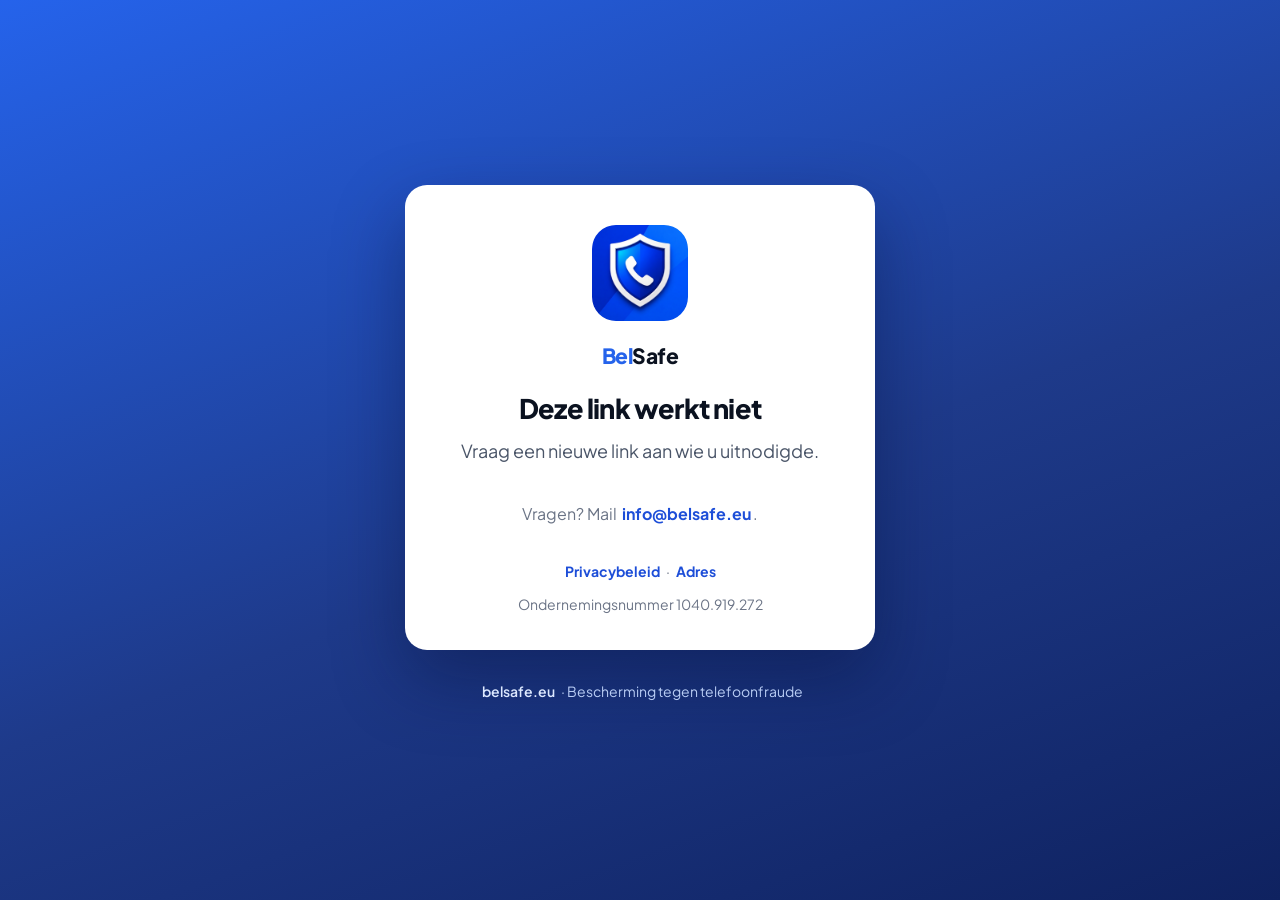
<file: f/index.html>
<!DOCTYPE html>
<html lang="nl">
<head>
<meta charset="UTF-8">
<meta name="viewport" content="width=device-width,initial-scale=1">
<title>Familie koppelen | BelSafe</title>
<meta name="robots" content="noindex">
<link rel="icon" href="/favicon.ico" sizes="16x16 32x32 48x48">
<link rel="apple-touch-icon" href="/apple-touch-icon.png">
<meta name="referrer" content="no-referrer">
<link rel="stylesheet" href="../fonts.css">
<style>
:root{
  --b600:#2563EB; --b700:#1D4ED8; --b800:#1E3A8A; --b900:#0F2260;
  --b050:#EFF4FF; --b100:#DBE7FF;
  --ink:#0B1220; --slate:#4A5568; --mute:#6B7486;
}
*{margin:0;padding:0;box-sizing:border-box}
body{font-family:'Plus Jakarta Sans',-apple-system,BlinkMacSystemFont,'Segoe UI',sans-serif;
  color:var(--ink);line-height:1.62;-webkit-font-smoothing:antialiased;
  background:linear-gradient(160deg,var(--b600) 0%,var(--b800) 55%,var(--b900) 100%);
  min-height:100vh;display:flex;align-items:center;justify-content:center;padding:28px 16px}
a{text-decoration:none;color:inherit}
.card{background:#fff;border-radius:22px;padding:40px 32px 34px;text-align:center;
  box-shadow:0 30px 70px rgba(4,16,54,.4)}
main{max-width:470px;width:100%}
.badge{width:96px;height:96px;margin:0 auto 18px}
.badge img{width:100%;height:100%;border-radius:24px;display:block}
.mark{font-weight:800;letter-spacing:-.025em;font-size:21px;margin-bottom:20px}
.mark .a{color:var(--b600)} .mark .b{color:var(--ink)}
h1{font-size:27px;font-weight:800;letter-spacing:-.03em;line-height:1.18;margin-bottom:12px}
p.lead{font-size:18px;color:var(--slate);line-height:1.6;margin-bottom:26px}
.btn{display:block;width:100%;min-height:56px;border-radius:16px;background:var(--b600);color:#fff;
  font-size:19px;font-weight:800;padding:15px 20px}
.btn:active{background:var(--b700)}
.hint{font-size:16px;color:var(--mute);line-height:1.55;margin-top:20px}
.hint a{color:var(--b700);font-weight:700;display:inline-block;padding:10px 2px}
.legal{font-size:14px;margin-top:12px}
[hidden]{display:none!important}
.legal a{padding:12px 4px}
.foot{text-align:center;margin-top:18px;font-size:14px;color:#B9CDF5}
.foot a{color:#DCE8FF;font-weight:600;display:inline-block;padding:12px 4px}
:focus-visible{outline:3px solid var(--b600);outline-offset:3px;border-radius:4px}
.foot a:focus-visible{outline-color:#fff}
</style>
</head>
<body>

<main>
  <div class="card">
  <div class="badge"><img src="../logo-rond.png" alt=""></div>
  <div class="mark"><span class="a">Bel</span><span class="b">Safe</span></div>

  <div id="ok">
    <h1>Familie koppelen</h1>
    <p class="lead">Open deze link op de telefoon waarop BelSafe staat.</p>
    <a id="open" class="btn" href="#" data-js-href>Openen in BelSafe</a>
  </div>

  <div id="bad" hidden>
    <h1>Deze link werkt niet</h1>
    <p class="lead">Vraag een nieuwe link aan wie u uitnodigde.</p>
  </div>

  <p class="hint">Vragen? Mail <a href="mailto:info@belsafe.eu">info@belsafe.eu</a>.</p>
  <p class="hint legal"><a href="../privacybeleid.html">Privacybeleid</a> &middot; <a href="../privacybeleid.html#wie-wij-zijn">Adres</a><br>Ondernemingsnummer&nbsp;1040.919.272</p>
  </div>

  <p class="foot"><a href="/">belsafe.eu</a> &middot; Bescherming tegen telefoonfraude</p>
</main>

<script>
// De sleutel staat achter het hekje en verlaat deze telefoon niet: de browser stuurt dat deel
// nooit naar de server, en deze pagina stuurt het nergens heen.
(function () {
  var token = (location.hash || "").replace(/^#/, "").toLowerCase();
  if (!/^[0-9a-f]{32}$/.test(token)) {
    document.getElementById("ok").hidden = true;
    document.getElementById("bad").hidden = false;
    return;
  }
  document.getElementById("open").href =
    "intent://f/" + token + "#Intent;scheme=belsafe;package=eu.belsafe.app;end";
})();
</script>
</body>
</html>
</file>
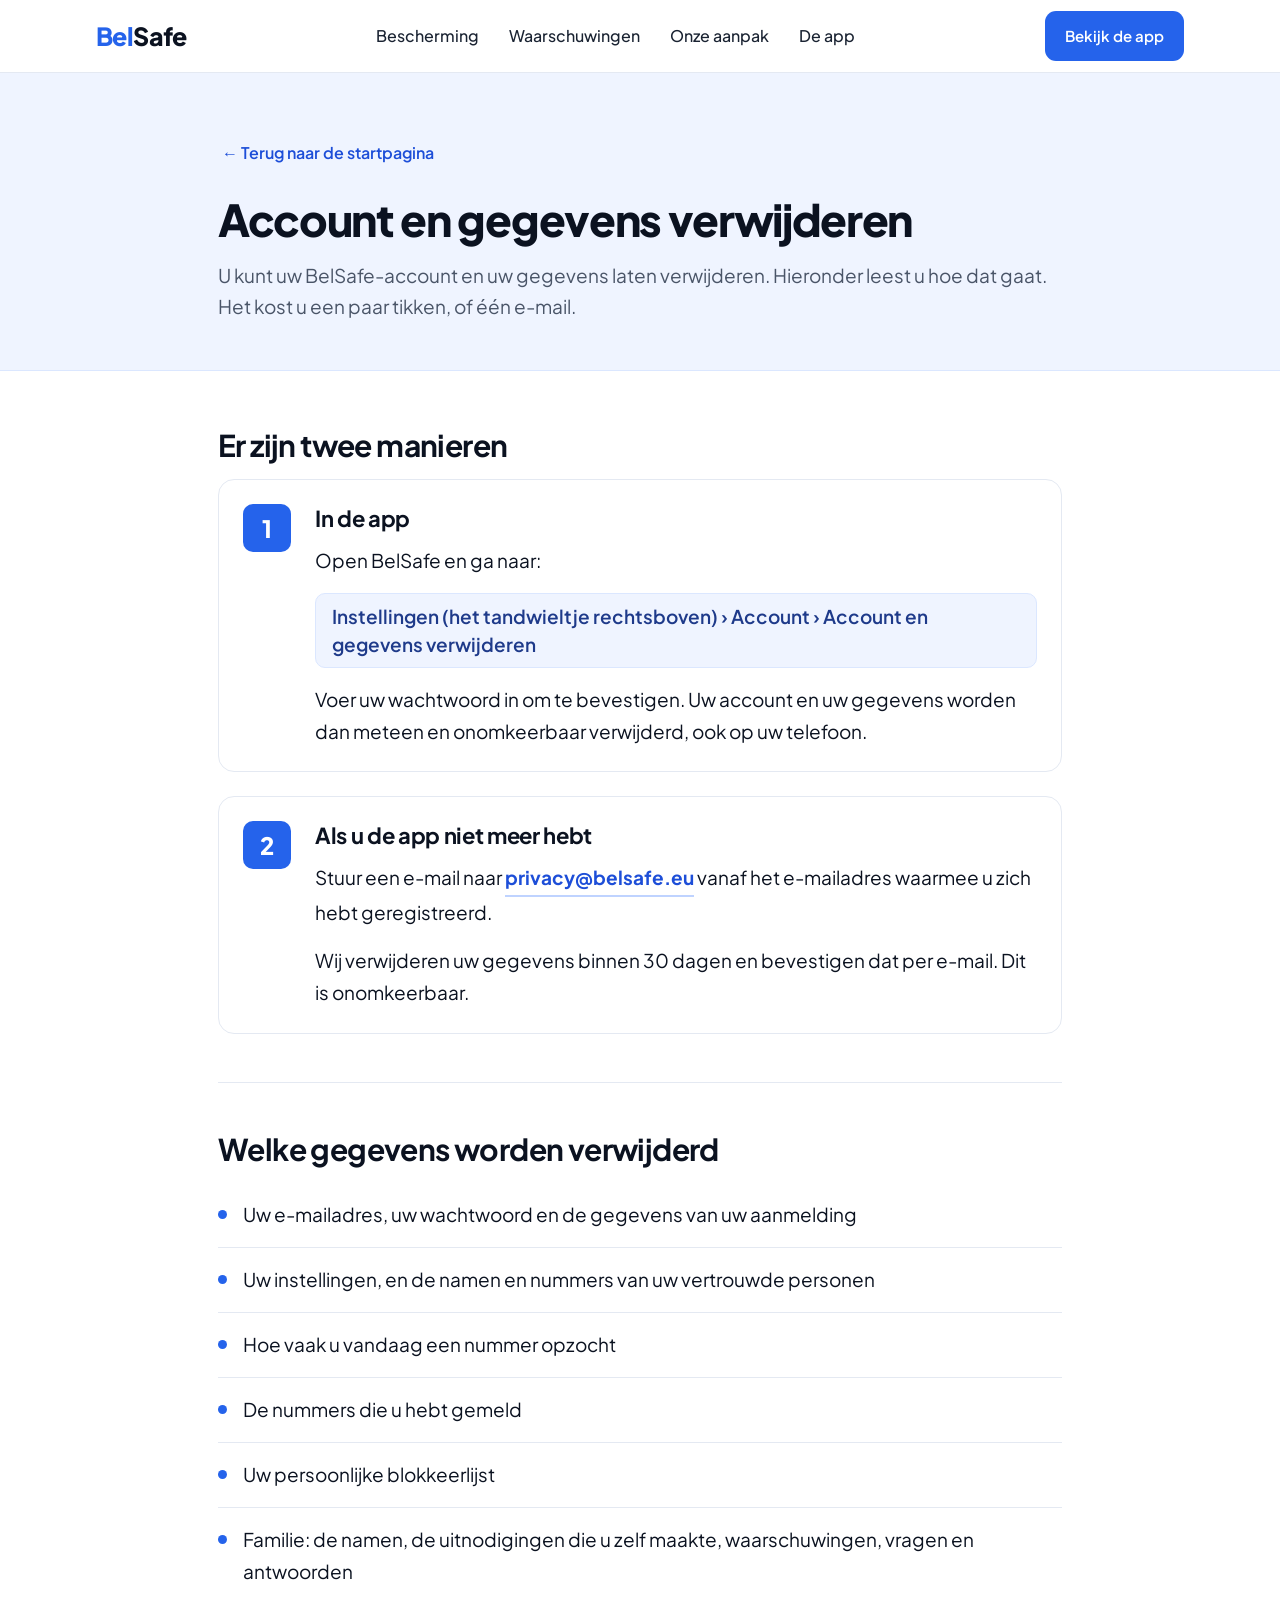
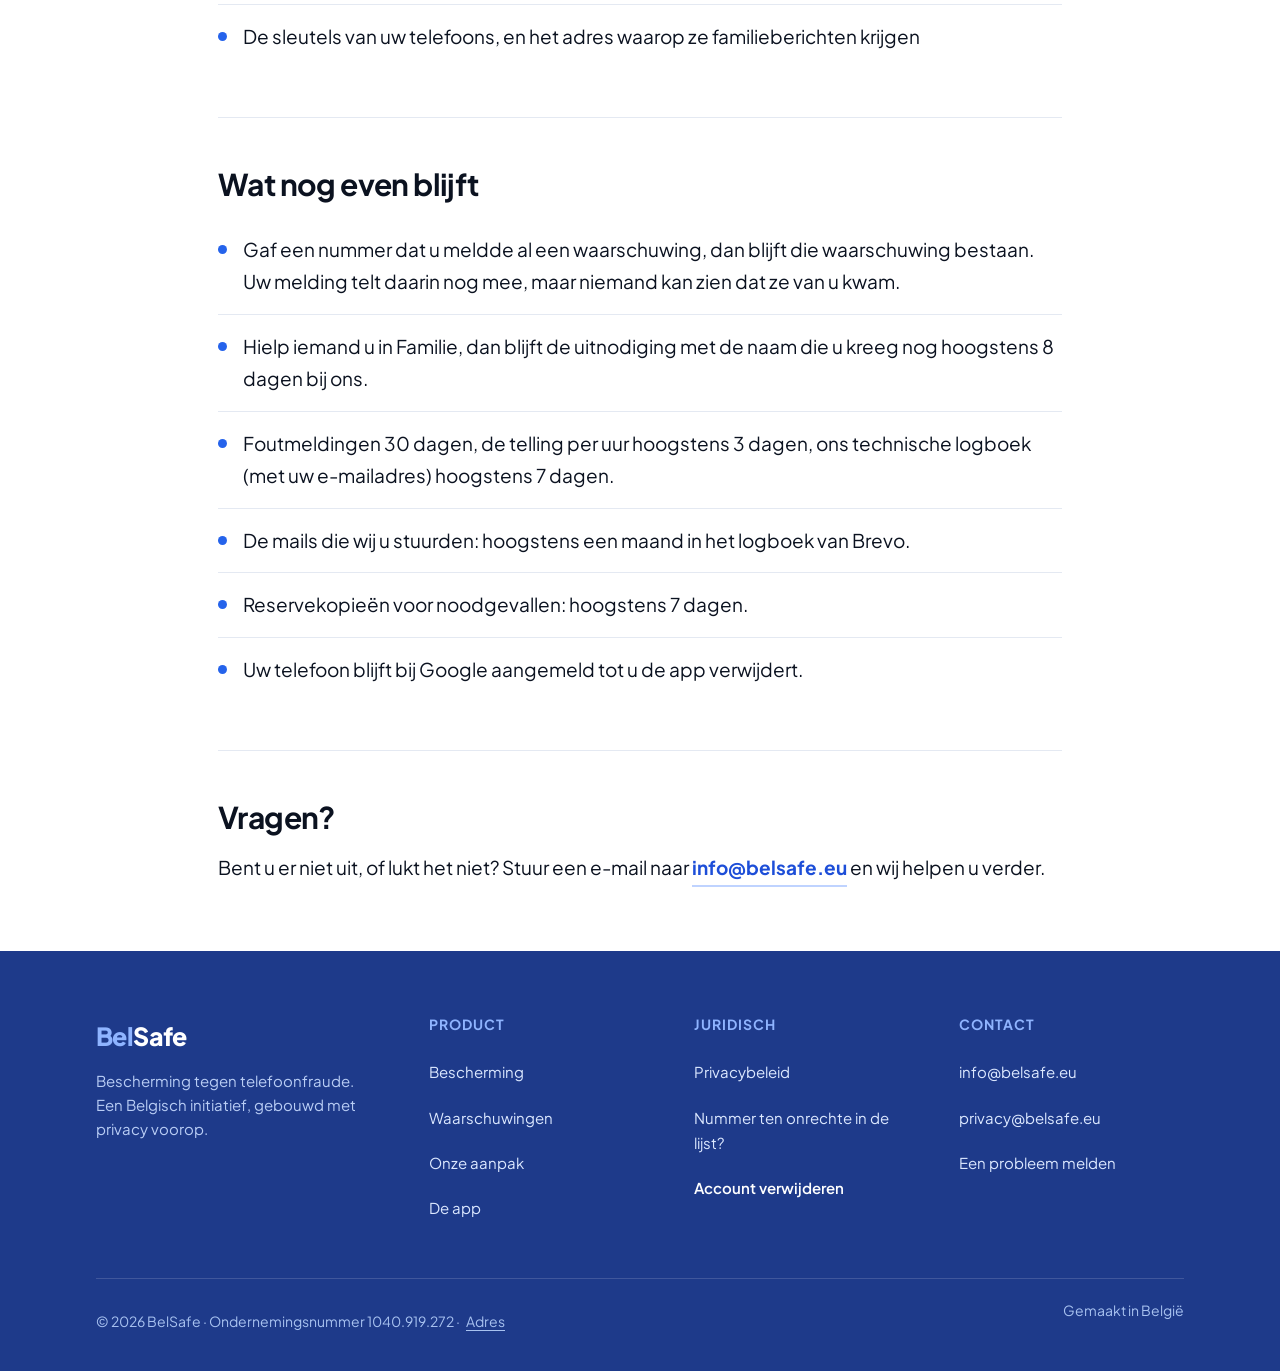
<file: account-verwijderen.html>
<!DOCTYPE html>
<html lang="nl">
<head>
<meta charset="UTF-8">
<meta name="viewport" content="width=device-width,initial-scale=1">
<title>Account en gegevens verwijderen | BelSafe</title>
<meta name="description" content="Zo verwijdert u uw BelSafe-account en uw gegevens: rechtstreeks in de app, of per e-mail naar privacy@belsafe.eu.">
<link rel="canonical" href="https://belsafe.eu/account-verwijderen.html">
<link rel="icon" href="/favicon.ico" sizes="16x16 32x32 48x48">
<link rel="apple-touch-icon" href="/apple-touch-icon.png">
<meta property="og:type" content="website">
<meta property="og:site_name" content="BelSafe">
<meta property="og:locale" content="nl_BE">
<meta property="og:url" content="https://belsafe.eu/account-verwijderen.html">
<meta property="og:title" content="Account en gegevens verwijderen | BelSafe">
<meta property="og:description" content="Zo verwijdert u uw BelSafe-account en uw gegevens: rechtstreeks in de app, of per e-mail naar privacy@belsafe.eu.">
<meta property="og:image" content="https://belsafe.eu/img/og-belsafe.jpg">
<meta property="og:image:width" content="1200">
<meta property="og:image:height" content="630">
<meta property="og:image:alt" content="BelSafe, bescherming tegen telefoonfraude">
<meta name="twitter:card" content="summary_large_image">
<link rel="stylesheet" href="fonts.css">
<style>
:root{
  --b600:#2563EB; --b700:#1D4ED8; --b800:#1E3A8A; --b900:#0F2260;
  --b050:#EFF4FF; --b100:#DBE7FF; --b200:#BFD3FF;
  --ink:#0B1220; --body:#1A2332; --slate:#4A5568; --mute:#8A94A6; --line:#E4E9F2;
  --r:16px; --max:1140px; --measure:64ch;
}
*{margin:0;padding:0;box-sizing:border-box}
html,body{overflow-x:clip}
html{scroll-behavior:smooth}
body{font-family:'Plus Jakarta Sans',-apple-system,BlinkMacSystemFont,'Segoe UI',sans-serif;
  color:var(--ink);background:#fff;line-height:1.68;-webkit-font-smoothing:antialiased;
  font-size:19px}
a{text-decoration:none;color:inherit}
.wrap{max-width:var(--max);margin:0 auto;padding:0 26px}
.mark{font-weight:800;letter-spacing:-.025em;font-size:25px}
.mark .a{color:var(--b600)} .mark .b{color:var(--ink)}
.mark.inv .a{color:#8FB4FF} .mark.inv .b{color:#fff}
:focus-visible{outline:3px solid var(--b600);outline-offset:3px;border-radius:4px}
.skip{position:absolute;left:12px;top:-60px;z-index:100;background:var(--b600);color:#fff;
  font-weight:600;padding:10px 16px;border-radius:10px}
.skip:focus{top:12px}

/* header — identiek aan de rest van de site */
header{position:sticky;top:0;z-index:60;background:rgba(255,255,255,.94);
  backdrop-filter:saturate(160%) blur(10px);border-bottom:1px solid var(--line)}
.nav{display:flex;align-items:center;justify-content:space-between;height:72px;gap:24px}
.navlinks{display:flex;gap:30px;align-items:center}
.navlinks a{font-size:16px;font-weight:500;color:var(--body);white-space:nowrap;padding:10px 0}
.navlinks a:hover{color:var(--b600)}
.cta{display:inline-flex;align-items:center;background:var(--b600);color:#fff;font-weight:600;
  font-size:15px;padding:12px 20px;border-radius:11px;transition:transform .12s,background .15s}
.cta:hover{background:var(--b700);transform:translateY(-1px)}
.nav .mark{padding:6px 0}
@media(max-width:900px){ .navlinks{display:none} }

/* kop van de pagina */
.pagehead{background:var(--b050);border-bottom:1px solid var(--b100);padding:56px 0 48px}
.pagehead .wrap{max-width:var(--measure)}
.crumb{font-size:16px;font-weight:600;color:var(--b700);margin-bottom:16px;display:inline-block}
.crumb:hover{text-decoration:underline}
h1{font-size:clamp(30px,4.2vw,44px);line-height:1.14;letter-spacing:-.03em;font-weight:800;
  margin-bottom:16px;overflow-wrap:anywhere;min-width:0}
.lead{font-size:19px;color:var(--slate);line-height:1.62}

/* documentkolom */
main{padding:56px 0 0}
.doc{max-width:var(--measure)}
h2{font-size:clamp(24px,3vw,30px);font-weight:700;letter-spacing:-.02em;line-height:1.22;
  margin-bottom:16px;overflow-wrap:anywhere;min-width:0}
.doc section{padding-bottom:48px;margin-bottom:48px;border-bottom:1px solid var(--line)}
.doc section:last-of-type{border-bottom:0;padding-bottom:0;margin-bottom:0}
.doc p{margin-bottom:16px;overflow-wrap:break-word}
.doc p:last-child{margin-bottom:0}

/* de twee manieren */
.way{display:grid;grid-template-columns:auto minmax(0,1fr);gap:24px;align-items:start;
  padding:24px;border:1.6px solid var(--line);border-radius:var(--r);margin-bottom:24px}
.way:last-of-type{margin-bottom:0}
.way .n{width:48px;height:48px;border-radius:10px;background:var(--b600);color:#fff;
  font-size:24px;font-weight:800;display:flex;align-items:center;justify-content:center;
  flex-shrink:0;line-height:1}
.way h3{font-size:22px;font-weight:700;letter-spacing:-.015em;margin-bottom:12px;line-height:1.3}
.way p{font-size:19px;color:var(--ink);margin-bottom:16px}
.way p:last-child{margin-bottom:0}
.path{display:inline-block;background:var(--b050);border:1px solid var(--b100);border-radius:10px;
  padding:8px 16px;font-weight:600;color:var(--b800);font-size:19px;margin:0 0 16px;
  line-height:1.5}
.mailto{display:inline-block;font-weight:700;color:var(--b700);font-size:19px;
  border-bottom:2px solid var(--b200);padding-bottom:1px;white-space:nowrap}
.mailto:hover{border-bottom-color:var(--b700)}
@media(max-width:520px){
  .way{grid-template-columns:minmax(0,1fr);gap:16px;padding:24px 16px}
  .way .n{width:40px;height:40px;font-size:20px}
}

/* gegevenslijst */
.datalist{list-style:none;display:flex;flex-direction:column}
.datalist li{display:grid;grid-template-columns:auto minmax(0,1fr);gap:16px;align-items:start;
  padding:16px 0;border-bottom:1px solid var(--line);font-size:19px}
.datalist li:last-child{border-bottom:0}
.datalist .dot{width:9px;height:9px;border-radius:50%;background:var(--b600);
  flex-shrink:0;margin-top:11px}

/* footer — identiek aan de rest van de site */
footer{background:var(--b800);color:#fff;padding:64px 0 0;margin-top:64px}
.fgrid{display:grid;grid-template-columns:1.3fr 1fr 1fr 1fr;gap:40px;padding-bottom:48px}
.fabout p{font-size:15px;color:#B9CDF5;margin-top:12px;max-width:270px;line-height:1.6}
.fcol h2{font-size:14px;line-height:1.4;font-weight:700;letter-spacing:.07em;text-transform:uppercase;
  color:#8FB4FF;margin-bottom:15px}
.fcol a{display:block;font-size:15px;color:#DCE8FF;margin-bottom:11px;transition:color .14s}
.fcol a:hover{color:#fff}
.fcol a[aria-current="page"]{color:#fff;font-weight:600}
.fbottom{border-top:1px solid rgba(255,255,255,.15);padding:20px 0 26px;display:flex;
  justify-content:space-between;gap:14px;flex-wrap:wrap;font-size:14px;color:#A8C2F0}
.fbottom a{color:inherit;text-decoration:underline;text-underline-offset:3px}
.fbottom a:hover{color:#fff}
@media(max-width:900px){ .fgrid{grid-template-columns:1fr 1fr;gap:32px} }
@media(max-width:520px){ .fgrid{grid-template-columns:1fr} }

/* voettekst: grotere aanraakdoelen en leesbare kopjes */
.fcol a{padding:10px 0;margin-bottom:0}
.fbottom a{display:inline-block;padding:11px 4px}
.crumb{display:inline-block;padding:11px 4px}
</style>
</head>
<body>
<a class="skip" href="#inhoud">Naar de inhoud</a>

<header>
  <div class="wrap nav">
    <a href="index.html" class="mark"><span class="a">Bel</span><span class="b">Safe</span></a>
    <nav class="navlinks">
      <a href="index.html#bescherming">Bescherming</a>
      <a href="index.html#waarschuwingen">Waarschuwingen</a>
      <a href="index.html#eerlijk">Onze aanpak</a>
      <a href="index.html#app">De app</a>
    </nav>
    <a href="index.html#app" class="cta">Bekijk de app</a>
  </div>
</header>

<div class="pagehead">
  <div class="wrap">
    <div class="inner">
      <a href="index.html" class="crumb">&larr; Terug naar de startpagina</a>
      <h1>Account en gegevens verwijderen</h1>
      <p class="lead">U kunt uw BelSafe-account en uw gegevens laten verwijderen. Hieronder leest u
        hoe dat gaat. Het kost u een paar tikken, of één e-mail.</p>
    </div>
  </div>
</div>

<main id="inhoud">
  <div class="wrap doc">

    <section>
      <h2>Er zijn twee manieren</h2>

      <div class="way">
        <div class="n">1</div>
        <div>
          <h3>In de app</h3>
          <p>Open BelSafe en ga naar:</p>
          <span class="path">Instellingen (het tandwieltje rechtsboven) &rsaquo; Account &rsaquo; Account en gegevens verwijderen</span>
          <p>Voer uw wachtwoord in om te bevestigen. Uw account en uw gegevens worden dan
            meteen en onomkeerbaar verwijderd, ook op uw telefoon.</p>
        </div>
      </div>

      <div class="way">
        <div class="n">2</div>
        <div>
          <h3>Als u de app niet meer hebt</h3>
          <p>Stuur een e-mail naar
            <a class="mailto" href="mailto:privacy@belsafe.eu?subject=Verzoek%20tot%20verwijdering%20van%20mijn%20account">privacy@belsafe.eu</a>
            vanaf het e-mailadres waarmee u zich hebt geregistreerd.</p>
          <p>Wij verwijderen uw gegevens binnen 30 dagen en bevestigen dat per e-mail.
            Dit is onomkeerbaar.</p>
        </div>
      </div>
    </section>

    <section>
      <h2>Welke gegevens worden verwijderd</h2>
      <ul class="datalist">
        <li><span class="dot"></span><span>Uw e-mailadres, uw wachtwoord en de gegevens van uw aanmelding</span></li>
        <li><span class="dot"></span><span>Uw instellingen, en de namen en nummers van uw vertrouwde personen</span></li>
        <li><span class="dot"></span><span>Hoe vaak u vandaag een nummer opzocht</span></li>
        <li><span class="dot"></span><span>De nummers die u hebt gemeld</span></li>
        <li><span class="dot"></span><span>Uw persoonlijke blokkeerlijst</span></li>
        <li><span class="dot"></span><span>Familie: de namen, de uitnodigingen die u zelf maakte, waarschuwingen, vragen en antwoorden</span></li>
        <li><span class="dot"></span><span>De sleutels van uw telefoons, en het adres waarop ze familieberichten krijgen</span></li>
      </ul>
    </section>

    <section>
      <h2>Wat nog even blijft</h2>
      <ul class="datalist">
        <li><span class="dot"></span><span>Gaf een nummer dat u meldde al een waarschuwing, dan blijft die waarschuwing bestaan. Uw melding telt daarin nog mee, maar niemand kan zien dat ze van u kwam.</span></li>
        <li><span class="dot"></span><span>Hielp iemand u in Familie, dan blijft de uitnodiging met de naam die u kreeg nog hoogstens 8 dagen bij ons.</span></li>
        <li><span class="dot"></span><span>Foutmeldingen 30 dagen, de telling per uur hoogstens 3 dagen, ons technische logboek (met uw e-mailadres) hoogstens 7 dagen.</span></li>
        <li><span class="dot"></span><span>De mails die wij u stuurden: hoogstens een maand in het logboek van Brevo.</span></li>
        <li><span class="dot"></span><span>Reservekopieën voor noodgevallen: hoogstens 7 dagen.</span></li>
        <li><span class="dot"></span><span>Uw telefoon blijft bij Google aangemeld tot u de app verwijdert.</span></li>
      </ul>
    </section>

    <section>
      <h2>Vragen?</h2>
      <p>Bent u er niet uit, of lukt het niet? Stuur een e-mail naar
        <a class="mailto" href="mailto:info@belsafe.eu">info@belsafe.eu</a> en wij helpen u verder.</p>
    </section>

  </div>
</main>

<footer>
  <div class="wrap">
    <div class="fgrid">
      <div class="fabout">
        <div class="mark inv"><span class="a">Bel</span><span class="b">Safe</span></div>
        <p>Bescherming tegen telefoonfraude. Een Belgisch initiatief, gebouwd met privacy voorop.</p>
      </div>
      <div class="fcol">
        <h2>Product</h2>
        <a href="index.html#bescherming">Bescherming</a>
        <a href="index.html#waarschuwingen">Waarschuwingen</a>
        <a href="index.html#eerlijk">Onze aanpak</a>
        <a href="index.html#app">De app</a>
      </div>
      <div class="fcol">
        <h2>Juridisch</h2>
        <a href="privacybeleid.html">Privacybeleid</a>
        <a href="ten-onrechte.html">Nummer ten onrechte in de lijst?</a>
        <a href="account-verwijderen.html" aria-current="page">Account verwijderen</a>
      </div>
      <div class="fcol">
        <h2>Contact</h2>
        <a href="mailto:info@belsafe.eu">info@belsafe.eu</a>
        <a href="mailto:privacy@belsafe.eu">privacy@belsafe.eu</a>
        <a href="mailto:info@belsafe.eu?subject=Een%20probleem%20melden">Een probleem melden</a>
      </div>
    </div>
    <div class="fbottom">
      <span>&copy; 2026 BelSafe &middot; Ondernemingsnummer&nbsp;1040.919.272 &middot; <a href="privacybeleid.html#wie-wij-zijn">Adres</a></span>
      <span>Gemaakt in Belgi&euml;</span>
    </div>
  </div>
</footer>

</body>
</html>
</file>
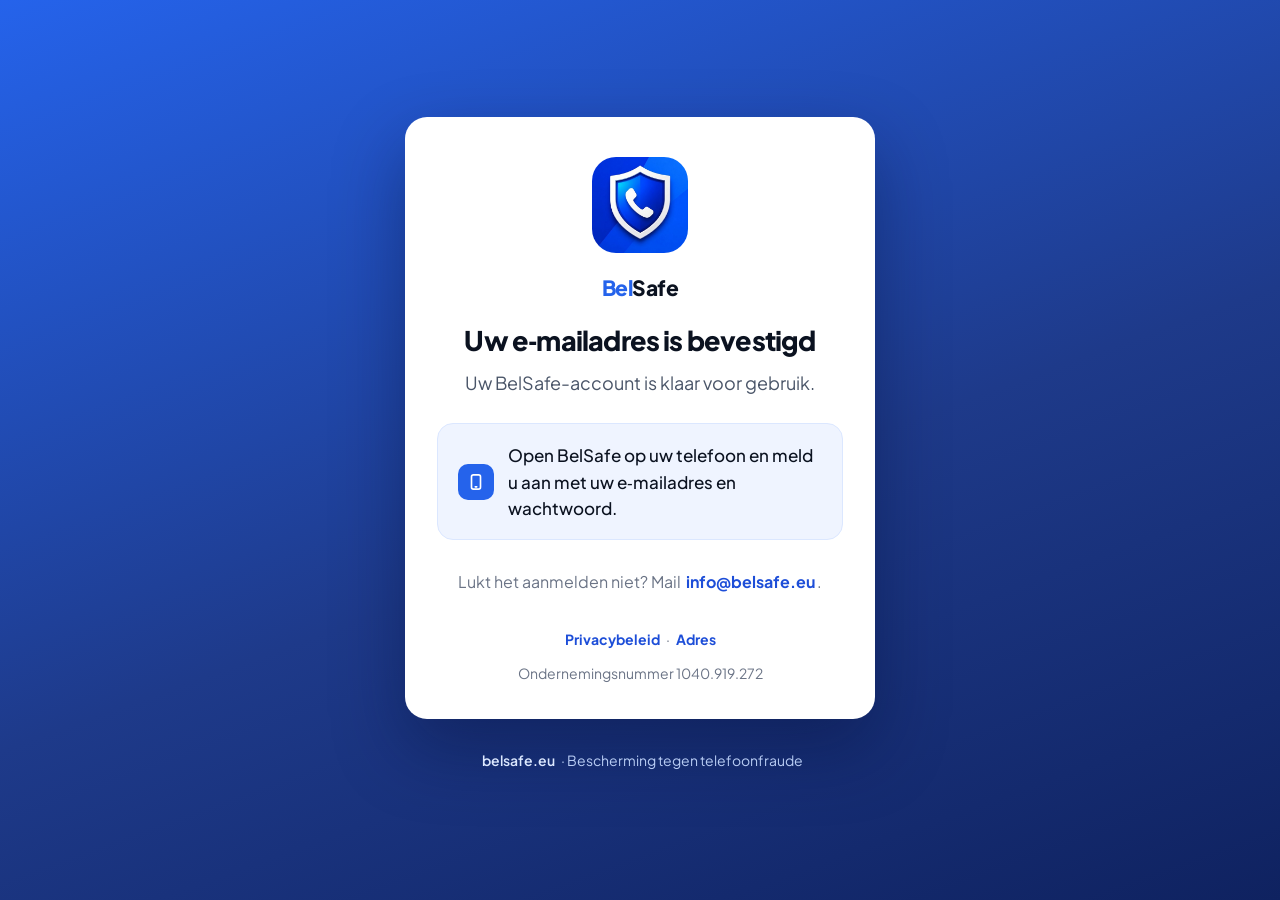
<file: bevestigd.html>
<!DOCTYPE html>
<html lang="nl">
<head>
<meta charset="UTF-8">
<meta name="viewport" content="width=device-width,initial-scale=1">
<title>E-mailadres bevestigd | BelSafe</title>
<meta name="robots" content="noindex">
<link rel="icon" href="/favicon.ico" sizes="16x16 32x32 48x48">
<link rel="apple-touch-icon" href="/apple-touch-icon.png">
<link rel="stylesheet" href="fonts.css">
<style>
:root{
  --b600:#2563EB; --b700:#1D4ED8; --b800:#1E3A8A; --b900:#0F2260;
  --b050:#EFF4FF; --b100:#DBE7FF;
  --ink:#0B1220; --slate:#4A5568; --mute:#6B7486;
}
*{margin:0;padding:0;box-sizing:border-box}
body{font-family:'Plus Jakarta Sans',-apple-system,BlinkMacSystemFont,'Segoe UI',sans-serif;
  color:var(--ink);line-height:1.62;-webkit-font-smoothing:antialiased;
  background:linear-gradient(160deg,var(--b600) 0%,var(--b800) 55%,var(--b900) 100%);
  min-height:100vh;display:flex;align-items:center;justify-content:center;padding:28px 16px}
a{text-decoration:none;color:inherit}
main{max-width:470px;width:100%}
.card{background:#fff;border-radius:22px;padding:40px 32px 34px;text-align:center;
  box-shadow:0 30px 70px rgba(4,16,54,.4)}
.badge{width:96px;height:96px;margin:0 auto 18px}
.badge img{width:100%;height:100%;border-radius:24px;display:block}
.mark{font-weight:800;letter-spacing:-.025em;font-size:21px;margin-bottom:20px}
.mark .a{color:var(--b600)} .mark .b{color:var(--ink)}
h1{font-size:27px;font-weight:800;letter-spacing:-.03em;line-height:1.18;margin-bottom:12px}
p.lead{font-size:18px;color:var(--slate);line-height:1.6;margin-bottom:26px}
.next{background:var(--b050);border:1px solid var(--b100);border-radius:16px;padding:18px 20px;
  text-align:left;display:flex;gap:14px;align-items:center}
.next .ic{width:36px;height:36px;border-radius:10px;background:var(--b600);flex-shrink:0;
  display:flex;align-items:center;justify-content:center}
.next p{font-size:17px;color:var(--ink);line-height:1.55;font-weight:500}
.hint{font-size:16px;color:var(--mute);line-height:1.55;margin-top:20px}
.hint a{color:var(--b700);font-weight:700;display:inline-block;padding:10px 2px}
.legal{font-size:14px;margin-top:12px}
.legal a{padding:12px 4px}
.foot{text-align:center;margin-top:18px;font-size:14px;color:#B9CDF5}
.foot a{color:#DCE8FF;font-weight:600;display:inline-block;padding:12px 4px}
:focus-visible{outline:3px solid var(--b600);outline-offset:3px;border-radius:4px}
.foot a:focus-visible{outline-color:#fff}
</style>
</head>
<body>

<main>
  <div class="card">
    <div class="badge"><img src="img/app-icoon.jpg" width="360" height="360" alt=""></div>
    <div class="mark"><span class="a">Bel</span><span class="b">Safe</span></div>

    <h1>Uw e&#8209;mailadres is bevestigd</h1>
    <p class="lead">Uw BelSafe-account is klaar voor gebruik.</p>

    <div class="next">
      <div class="ic">
        <svg width="18" height="18" viewBox="0 0 24 24" fill="none" stroke="#fff" stroke-width="2.2" stroke-linecap="round" stroke-linejoin="round" aria-hidden="true"><rect x="6" y="2.5" width="12" height="19" rx="2.6"/><path d="M11 18.4h2"/></svg>
      </div>
      <p>Open BelSafe op uw telefoon en meld u aan met uw e&#8209;mailadres en wachtwoord.</p>
    </div>

    <p class="hint">Lukt het aanmelden niet? Mail <a href="mailto:info@belsafe.eu">info@belsafe.eu</a>.</p>
    <p class="hint legal"><a href="privacybeleid.html">Privacybeleid</a> &middot; <a href="privacybeleid.html#wie-wij-zijn">Adres</a><br>Ondernemingsnummer&nbsp;1040.919.272</p>
  </div>

  <p class="foot"><a href="/">belsafe.eu</a> &middot; Bescherming tegen telefoonfraude</p>
</main>

</body>
</html>
</file>
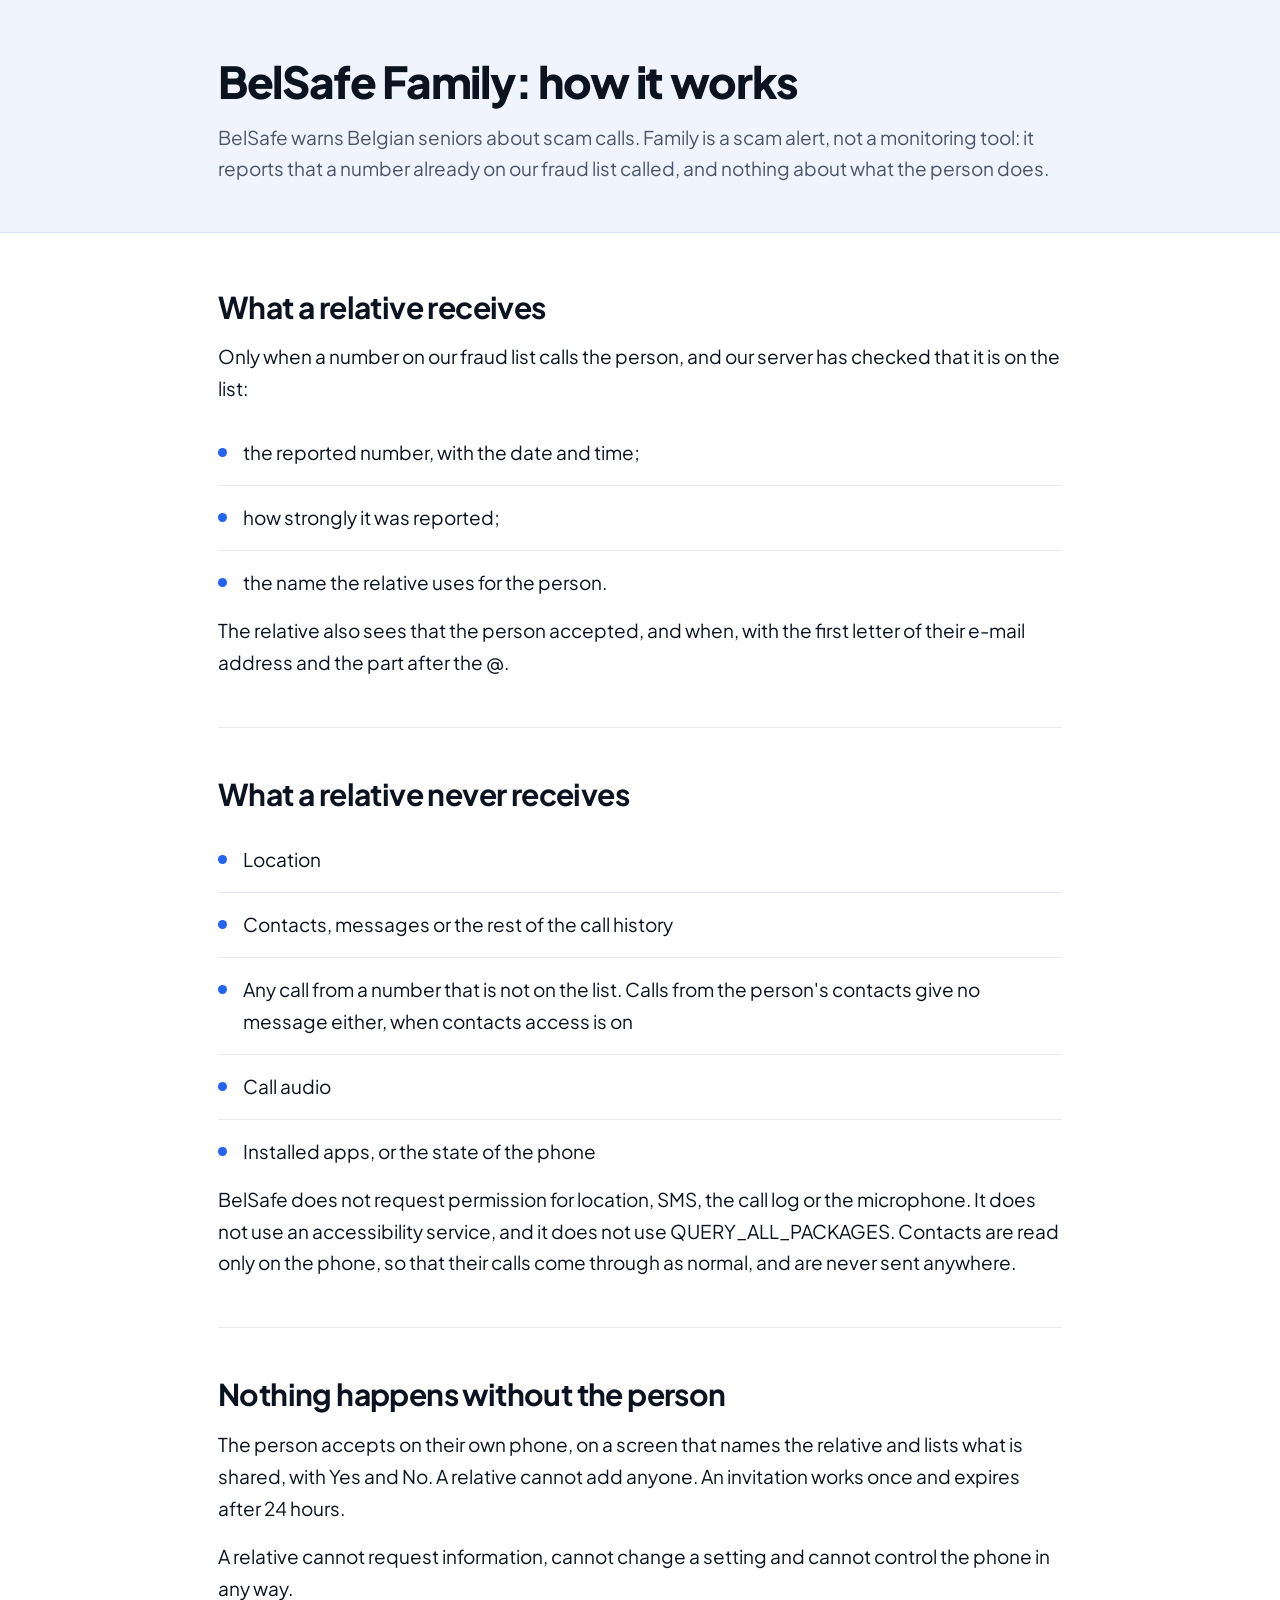
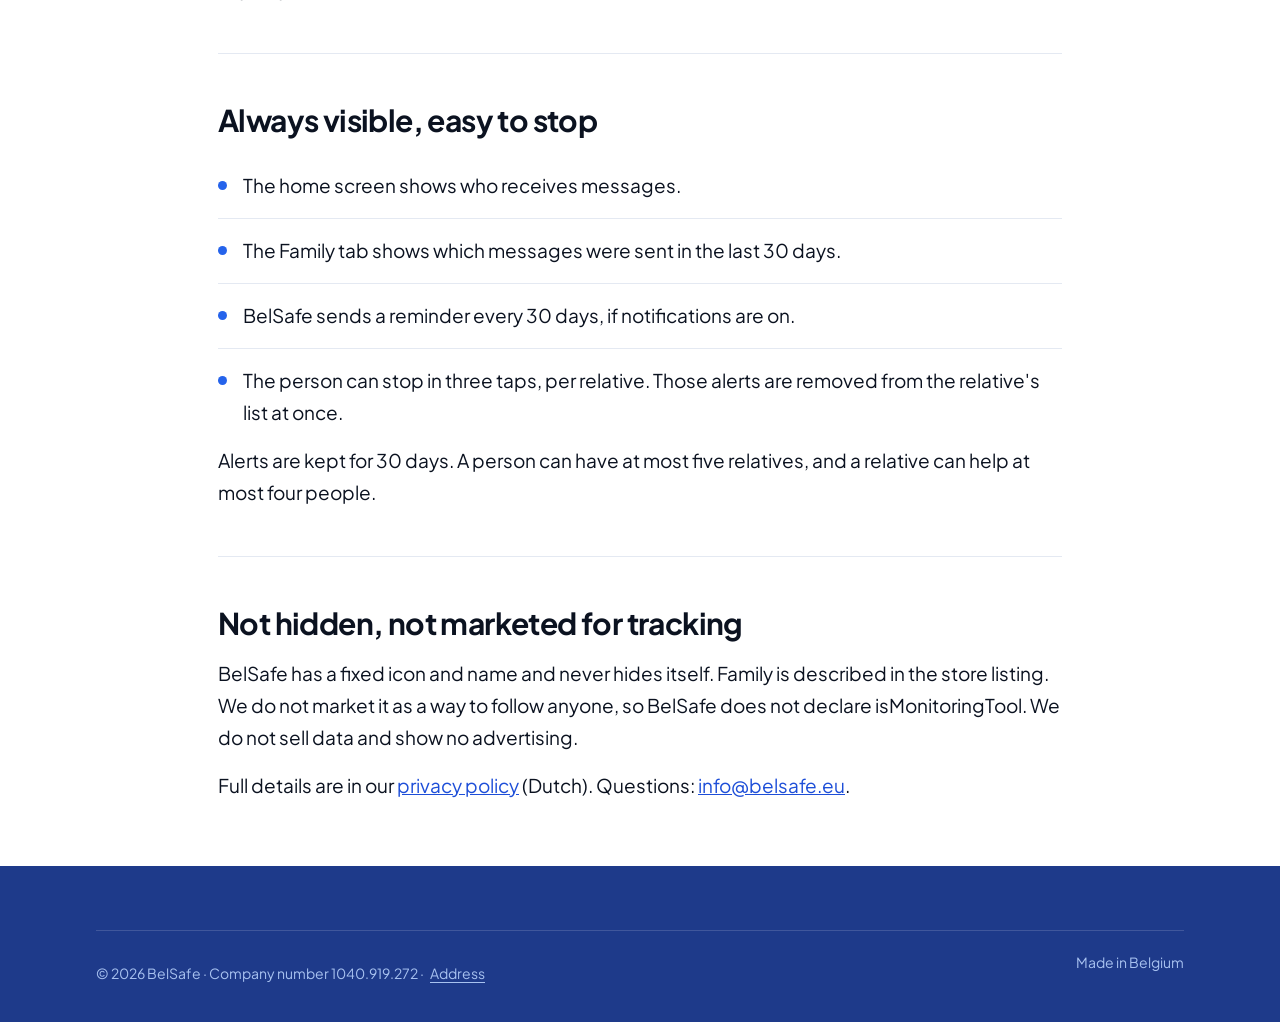
<file: family.html>
<!DOCTYPE html>
<html lang="en">
<head>
<meta charset="UTF-8">
<meta name="viewport" content="width=device-width,initial-scale=1">
<title>BelSafe Family: how it works | BelSafe</title>
<meta name="description" content="How the BelSafe Family scam alert works, what a relative receives, and what they never receive.">
<meta name="robots" content="noindex">
<link rel="canonical" href="https://belsafe.eu/family.html">
<link rel="icon" href="/favicon.ico" sizes="16x16 32x32 48x48">
<link rel="stylesheet" href="fonts.css">
<style>
:root{
  --b600:#2563EB; --b700:#1D4ED8; --b800:#1E3A8A; --b900:#0F2260;
  --b050:#EFF4FF; --b100:#DBE7FF; --b200:#BFD3FF;
  --ink:#0B1220; --body:#1A2332; --slate:#4A5568; --mute:#8A94A6; --line:#E4E9F2;
  --r:16px; --max:1140px; --measure:64ch;
}
*{margin:0;padding:0;box-sizing:border-box}
html,body{overflow-x:clip}
html{scroll-behavior:smooth}
body{font-family:'Plus Jakarta Sans',-apple-system,BlinkMacSystemFont,'Segoe UI',sans-serif;
  color:var(--ink);background:#fff;line-height:1.68;-webkit-font-smoothing:antialiased;
  font-size:19px}
a{text-decoration:none;color:inherit}
.wrap{max-width:var(--max);margin:0 auto;padding:0 26px}
.mark{font-weight:800;letter-spacing:-.025em;font-size:25px}
.mark .a{color:var(--b600)} .mark .b{color:var(--ink)}
.mark.inv .a{color:#8FB4FF} .mark.inv .b{color:#fff}
:focus-visible{outline:3px solid var(--b600);outline-offset:3px;border-radius:4px}
.skip{position:absolute;left:12px;top:-60px;z-index:100;background:var(--b600);color:#fff;
  font-weight:600;padding:10px 16px;border-radius:10px}
.skip:focus{top:12px}

/* header — identiek aan de rest van de site */
header{position:sticky;top:0;z-index:60;background:rgba(255,255,255,.94);
  backdrop-filter:saturate(160%) blur(10px);border-bottom:1px solid var(--line)}
.nav{display:flex;align-items:center;justify-content:space-between;height:72px;gap:24px}
.navlinks{display:flex;gap:30px;align-items:center}
.navlinks a{font-size:16px;font-weight:500;color:var(--body);white-space:nowrap;padding:10px 0}
.navlinks a:hover{color:var(--b600)}
.cta{display:inline-flex;align-items:center;background:var(--b600);color:#fff;font-weight:600;
  font-size:15px;padding:12px 20px;border-radius:11px;transition:transform .12s,background .15s}
.cta:hover{background:var(--b700);transform:translateY(-1px)}
.nav .mark{padding:6px 0}
@media(max-width:900px){ .navlinks{display:none} }

/* kop van de pagina */
.pagehead{background:var(--b050);border-bottom:1px solid var(--b100);padding:56px 0 48px}
.pagehead .wrap{max-width:var(--measure)}
.crumb{font-size:16px;font-weight:600;color:var(--b700);margin-bottom:16px;display:inline-block}
.crumb:hover{text-decoration:underline}
h1{font-size:clamp(30px,4.2vw,44px);line-height:1.14;letter-spacing:-.03em;font-weight:800;
  margin-bottom:16px;overflow-wrap:anywhere;min-width:0}
.lead{font-size:19px;color:var(--slate);line-height:1.62}

/* documentkolom */
main{padding:56px 0 0}
.doc{max-width:var(--measure)}
h2{font-size:clamp(24px,3vw,30px);font-weight:700;letter-spacing:-.02em;line-height:1.22;
  margin-bottom:16px;overflow-wrap:anywhere;min-width:0}
.doc section{padding-bottom:48px;margin-bottom:48px;border-bottom:1px solid var(--line)}
.doc section:last-of-type{border-bottom:0;padding-bottom:0;margin-bottom:0}
.doc p{margin-bottom:16px;overflow-wrap:break-word}
.doc p:last-child{margin-bottom:0}

/* de twee manieren */
.way{display:grid;grid-template-columns:auto minmax(0,1fr);gap:24px;align-items:start;
  padding:24px;border:1.6px solid var(--line);border-radius:var(--r);margin-bottom:24px}
.way:last-of-type{margin-bottom:0}
.way .n{width:48px;height:48px;border-radius:10px;background:var(--b600);color:#fff;
  font-size:24px;font-weight:800;display:flex;align-items:center;justify-content:center;
  flex-shrink:0;line-height:1}
.way h3{font-size:22px;font-weight:700;letter-spacing:-.015em;margin-bottom:12px;line-height:1.3}
.way p{font-size:19px;color:var(--ink);margin-bottom:16px}
.way p:last-child{margin-bottom:0}
.path{display:inline-block;background:var(--b050);border:1px solid var(--b100);border-radius:10px;
  padding:8px 16px;font-weight:600;color:var(--b800);font-size:19px;margin:0 0 16px;
  line-height:1.5}
.mailto{display:inline-block;font-weight:700;color:var(--b700);font-size:19px;
  border-bottom:2px solid var(--b200);padding-bottom:1px;white-space:nowrap}
.mailto:hover{border-bottom-color:var(--b700)}
@media(max-width:520px){
  .way{grid-template-columns:minmax(0,1fr);gap:16px;padding:24px 16px}
  .way .n{width:40px;height:40px;font-size:20px}
}

/* gegevenslijst */
.datalist{list-style:none;display:flex;flex-direction:column}
.datalist li{display:grid;grid-template-columns:auto minmax(0,1fr);gap:16px;align-items:start;
  padding:16px 0;border-bottom:1px solid var(--line);font-size:19px}
.datalist li:last-child{border-bottom:0}
.datalist .dot{width:9px;height:9px;border-radius:50%;background:var(--b600);
  flex-shrink:0;margin-top:11px}

/* footer — identiek aan de rest van de site */
footer{background:var(--b800);color:#fff;padding:64px 0 0;margin-top:64px}
.fgrid{display:grid;grid-template-columns:1.3fr 1fr 1fr 1fr;gap:40px;padding-bottom:48px}
.fabout p{font-size:15px;color:#B9CDF5;margin-top:12px;max-width:270px;line-height:1.6}
.fcol h2{font-size:14px;line-height:1.4;font-weight:700;letter-spacing:.07em;text-transform:uppercase;
  color:#8FB4FF;margin-bottom:15px}
.fcol a{display:block;font-size:15px;color:#DCE8FF;margin-bottom:11px;transition:color .14s}
.fcol a:hover{color:#fff}
.fcol a[aria-current="page"]{color:#fff;font-weight:600}
.fbottom{border-top:1px solid rgba(255,255,255,.15);padding:20px 0 26px;display:flex;
  justify-content:space-between;gap:14px;flex-wrap:wrap;font-size:14px;color:#A8C2F0}
.fbottom a{color:inherit;text-decoration:underline;text-underline-offset:3px}
.fbottom a:hover{color:#fff}
@media(max-width:900px){ .fgrid{grid-template-columns:1fr 1fr;gap:32px} }
@media(max-width:520px){ .fgrid{grid-template-columns:1fr} }

/* voettekst: grotere aanraakdoelen en leesbare kopjes */
.fcol a{padding:10px 0;margin-bottom:0}
.fbottom a{display:inline-block;padding:11px 4px}
.crumb{display:inline-block;padding:11px 4px}
</style>
</head>
<body>

<div class="pagehead">
  <div class="wrap">
    <h1>BelSafe Family: how it works</h1>
    <p class="lead">BelSafe warns Belgian seniors about scam calls. Family is a scam alert, not a monitoring tool: it reports that a number already on our fraud list called, and nothing about what the person does.</p>
  </div>
</div>

<main id="inhoud">
  <div class="wrap doc">

    <section>
      <h2>What a relative receives</h2>
      <p>Only when a number on our fraud list calls the person, and our server has checked that it is on the list:</p>
      <ul class="datalist">
        <li><span class="dot"></span><span>the reported number, with the date and time;</span></li>
        <li><span class="dot"></span><span>how strongly it was reported;</span></li>
        <li><span class="dot"></span><span>the name the relative uses for the person.</span></li>
      </ul>
      <p>The relative also sees that the person accepted, and when, with the first letter of their e-mail address and the part after the @.</p>
    </section>

    <section>
      <h2>What a relative never receives</h2>
      <ul class="datalist">
        <li><span class="dot"></span><span>Location</span></li>
        <li><span class="dot"></span><span>Contacts, messages or the rest of the call history</span></li>
        <li><span class="dot"></span><span>Any call from a number that is not on the list. Calls from the person's contacts give no message either, when contacts access is on</span></li>
        <li><span class="dot"></span><span>Call audio</span></li>
        <li><span class="dot"></span><span>Installed apps, or the state of the phone</span></li>
      </ul>
      <p>BelSafe does not request permission for location, SMS, the call log or the microphone. It does not use an accessibility service, and it does not use QUERY_ALL_PACKAGES. Contacts are read only on the phone, so that their calls come through as normal, and are never sent anywhere.</p>
    </section>

    <section>
      <h2>Nothing happens without the person</h2>
      <p>The person accepts on their own phone, on a screen that names the relative and lists what is shared, with Yes and No. A relative cannot add anyone. An invitation works once and expires after 24 hours.</p>
      <p>A relative cannot request information, cannot change a setting and cannot control the phone in any way.</p>
    </section>

    <section>
      <h2>Always visible, easy to stop</h2>
      <ul class="datalist">
        <li><span class="dot"></span><span>The home screen shows who receives messages.</span></li>
        <li><span class="dot"></span><span>The Family tab shows which messages were sent in the last 30 days.</span></li>
        <li><span class="dot"></span><span>BelSafe sends a reminder every 30 days, if notifications are on.</span></li>
        <li><span class="dot"></span><span>The person can stop in three taps, per relative. Those alerts are removed from the relative's list at once.</span></li>
      </ul>
      <p>Alerts are kept for 30 days. A person can have at most five relatives, and a relative can help at most four people.</p>
    </section>

    <section>
      <h2>Not hidden, not marketed for tracking</h2>
      <p>BelSafe has a fixed icon and name and never hides itself. Family is described in the store listing. We do not market it as a way to follow anyone, so BelSafe does not declare isMonitoringTool. We do not sell data and show no advertising.</p>
      <p>Full details are in our <a href="privacybeleid.html" style="color:var(--b700);text-decoration:underline">privacy policy</a> (Dutch). Questions: <a href="mailto:info@belsafe.eu" style="color:var(--b700);text-decoration:underline">info@belsafe.eu</a>.</p>
    </section>

  </div>
</main>

<footer>
  <div class="wrap">
    <div class="fbottom">
      <span>&copy; 2026 BelSafe &middot; Company number&nbsp;1040.919.272 &middot; <a href="privacybeleid.html#wie-wij-zijn">Address</a></span>
      <span>Made in Belgium</span>
    </div>
  </div>
</footer>

</body>
</html>
</file>
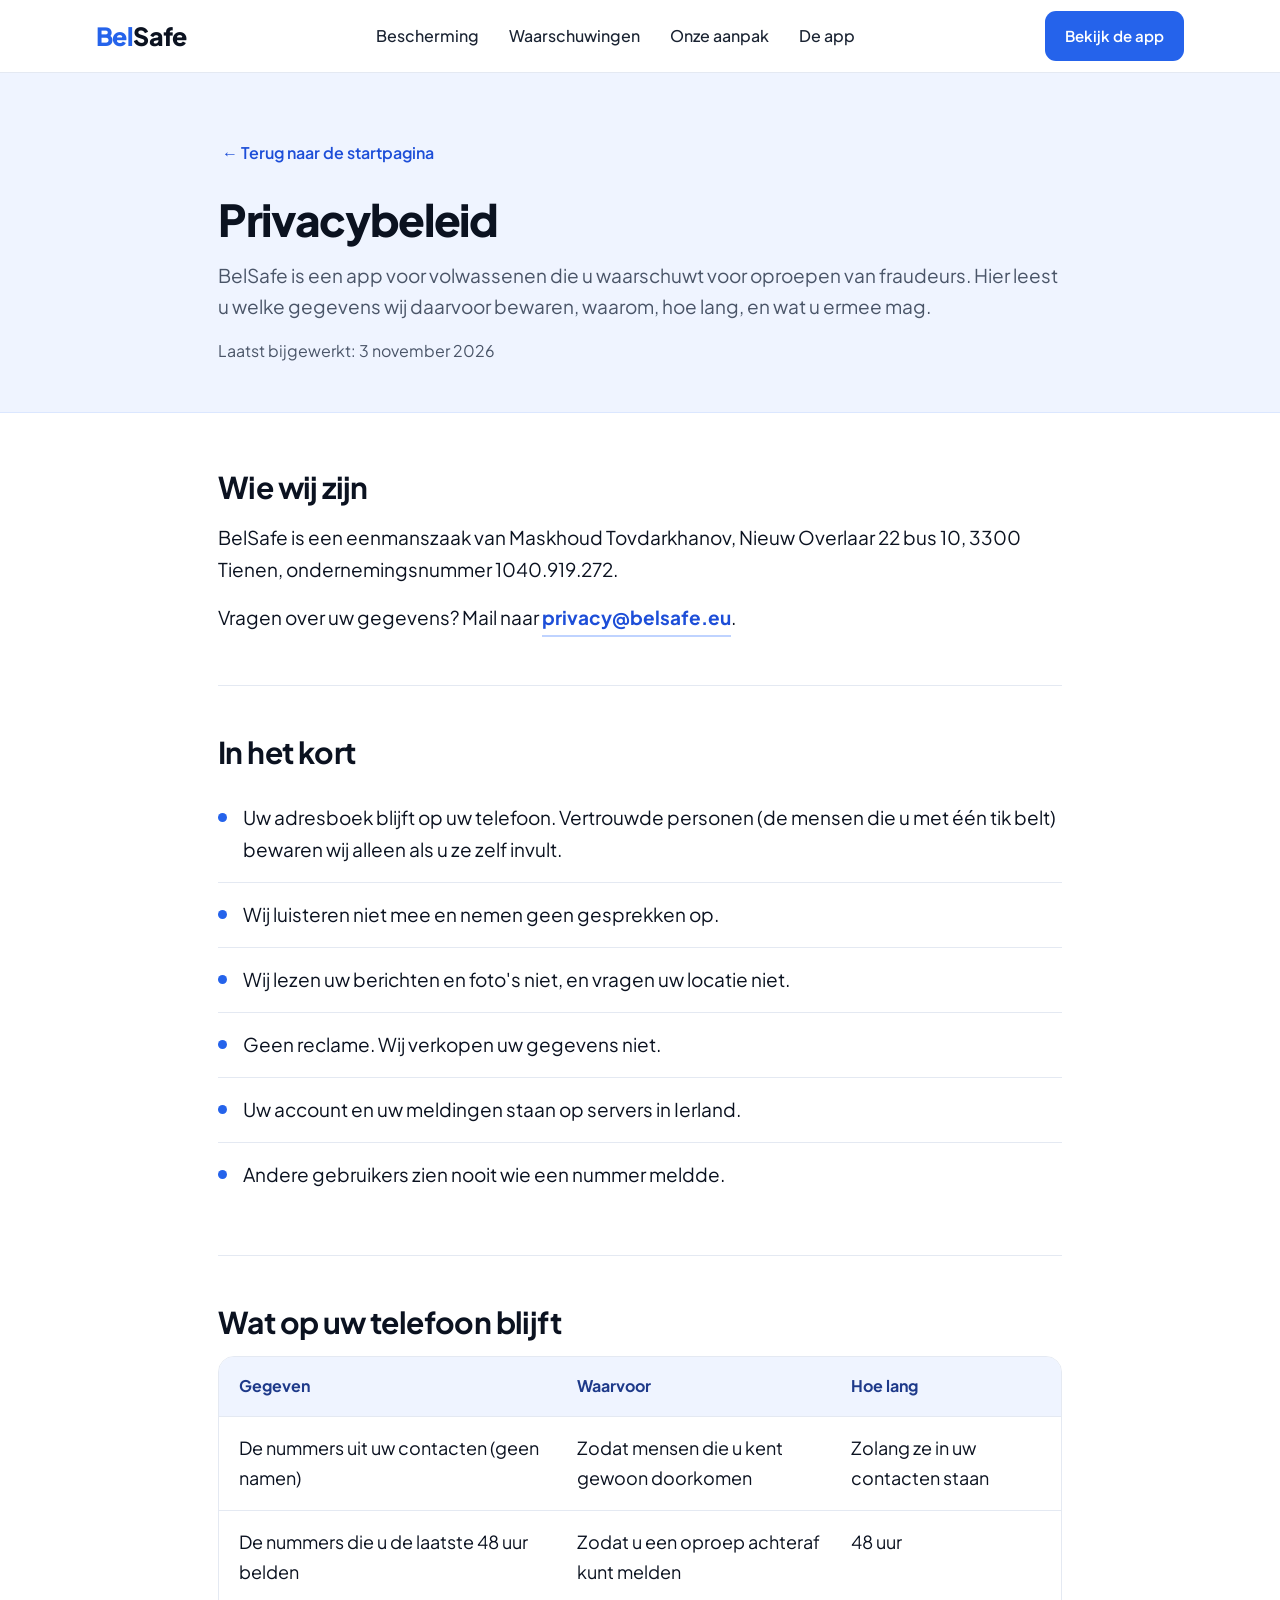
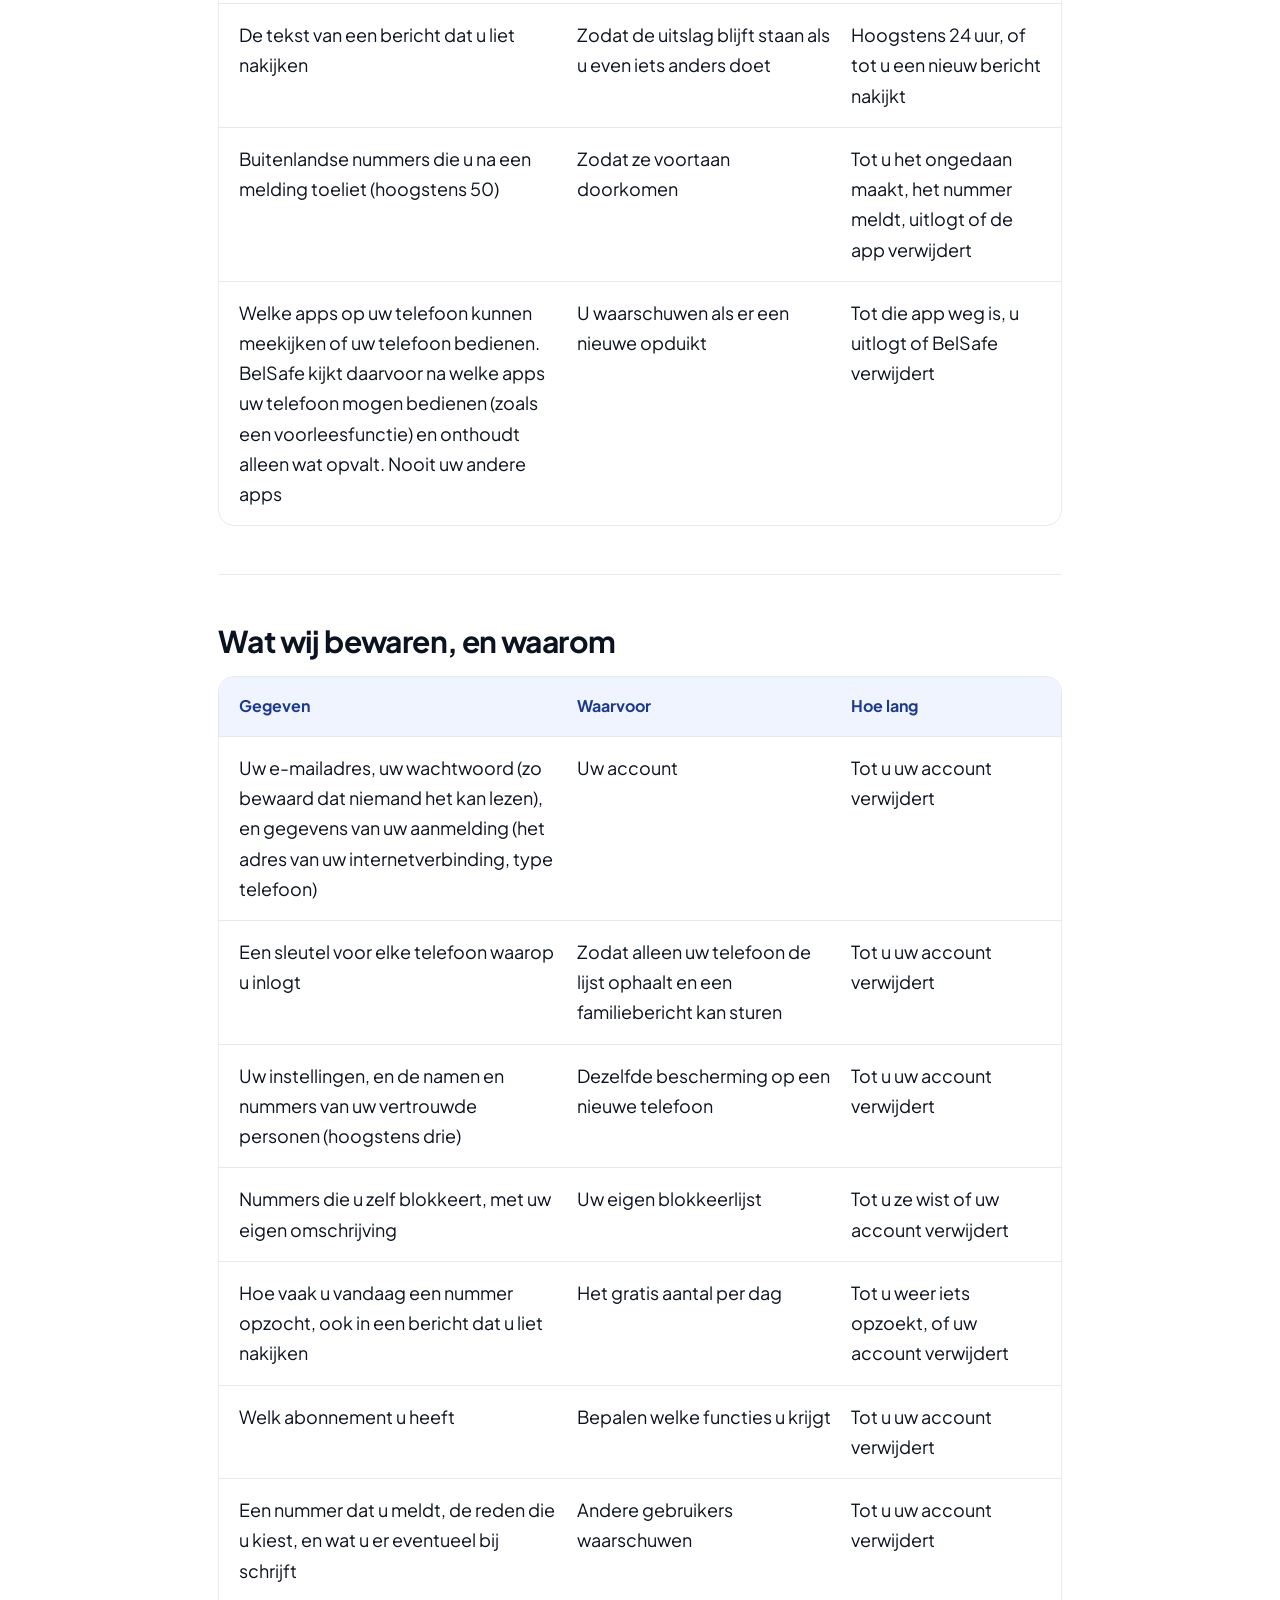
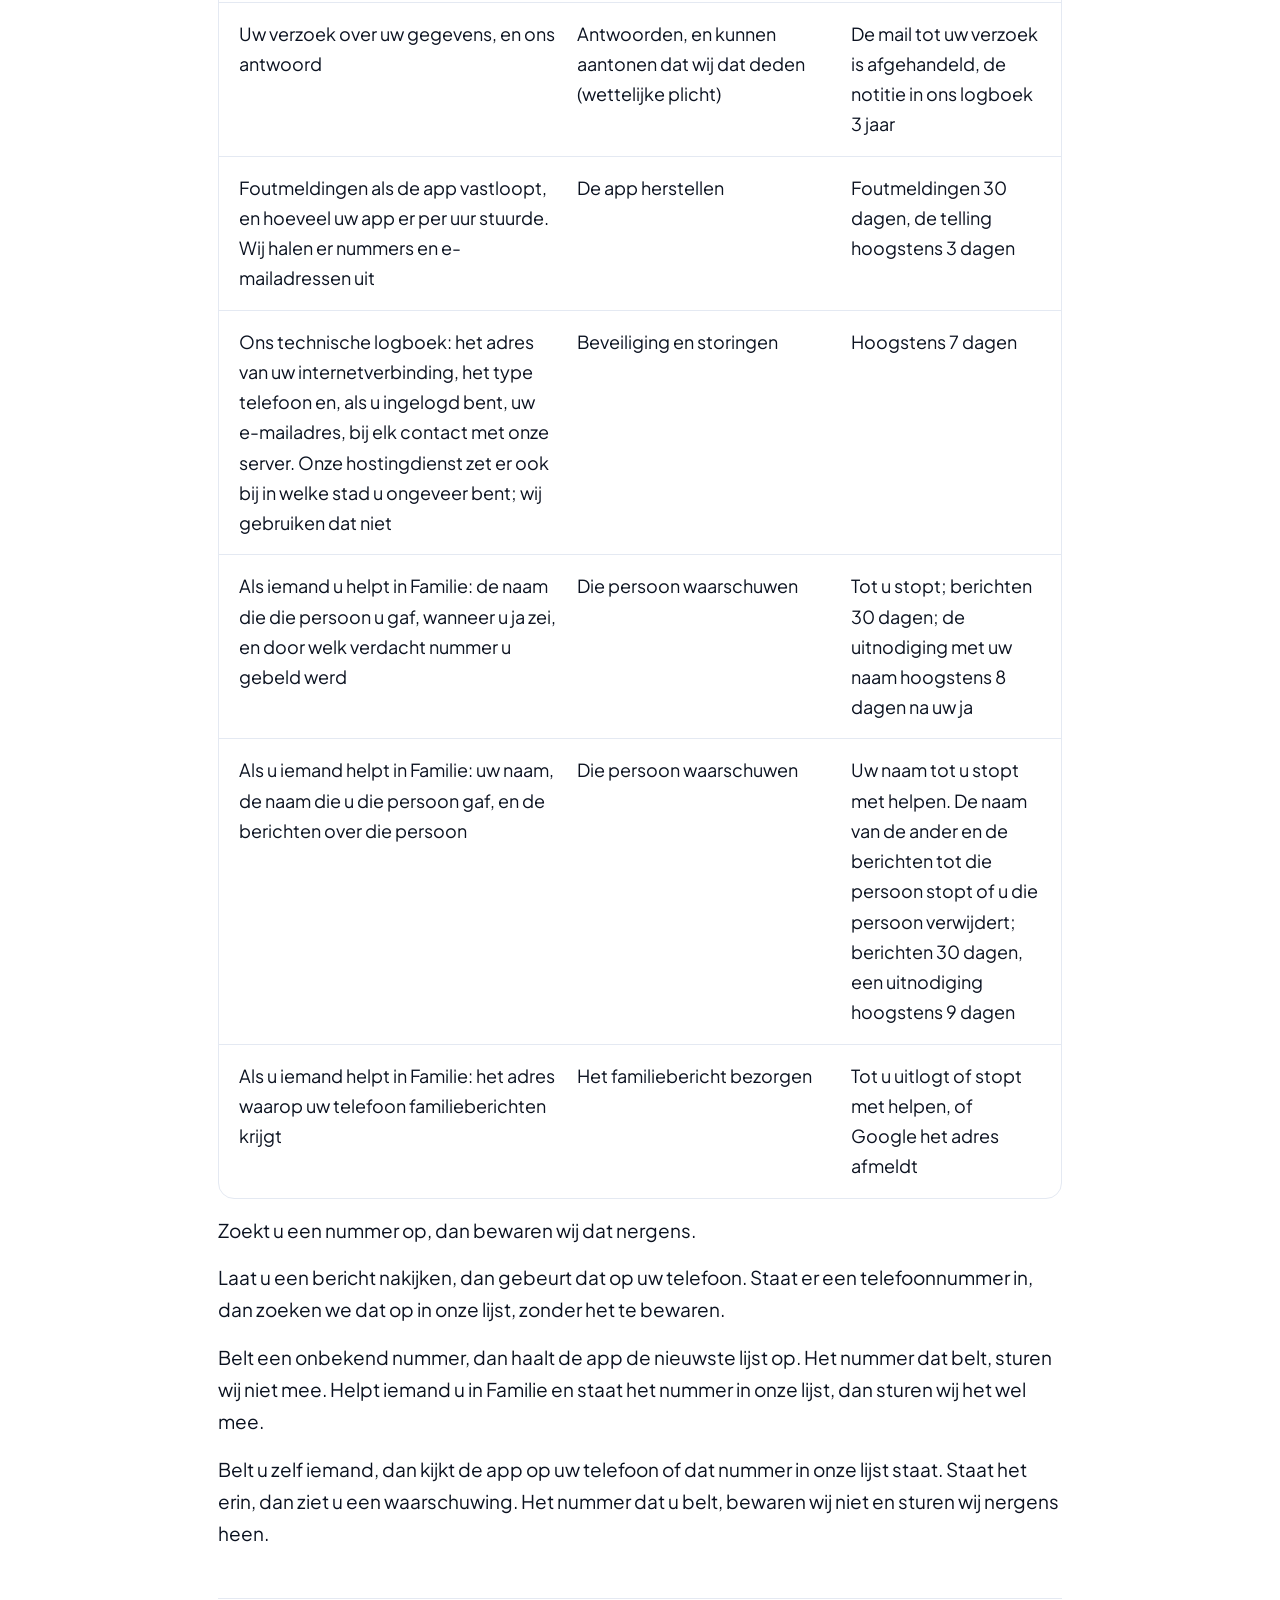
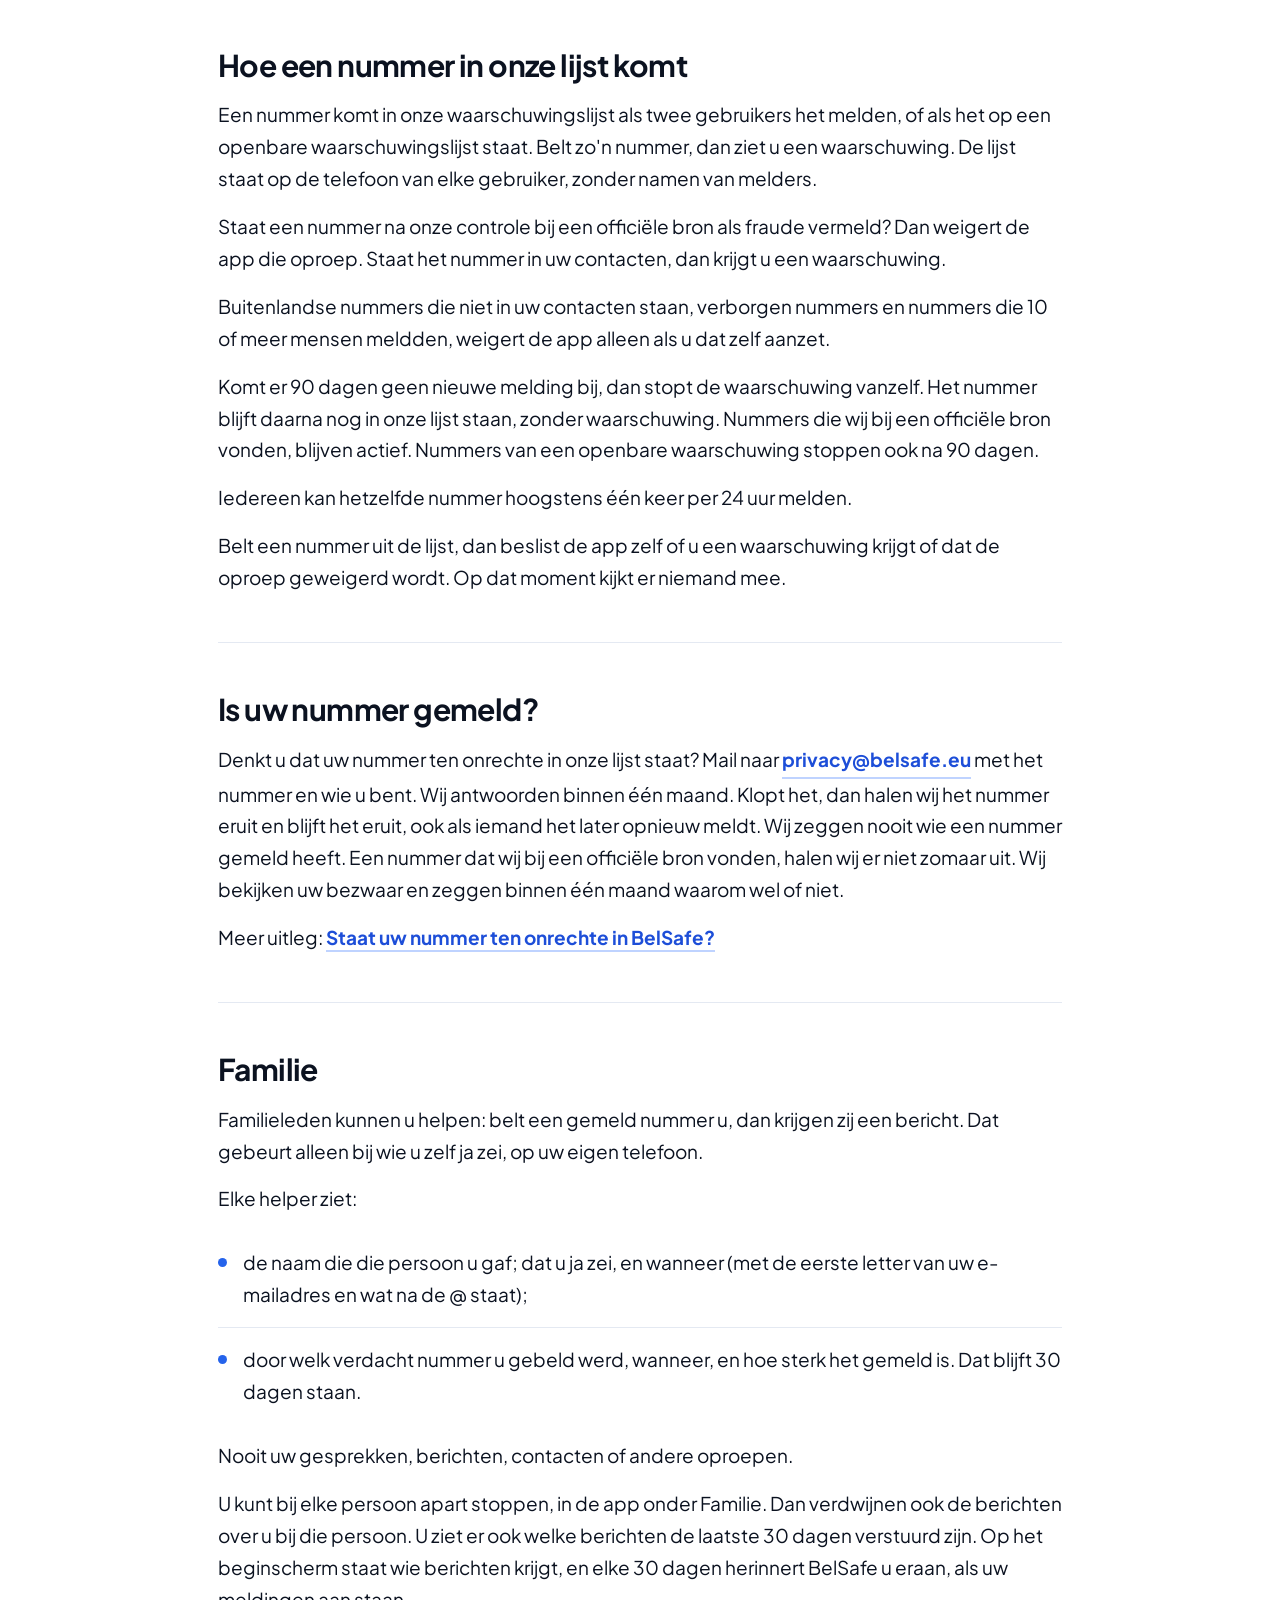
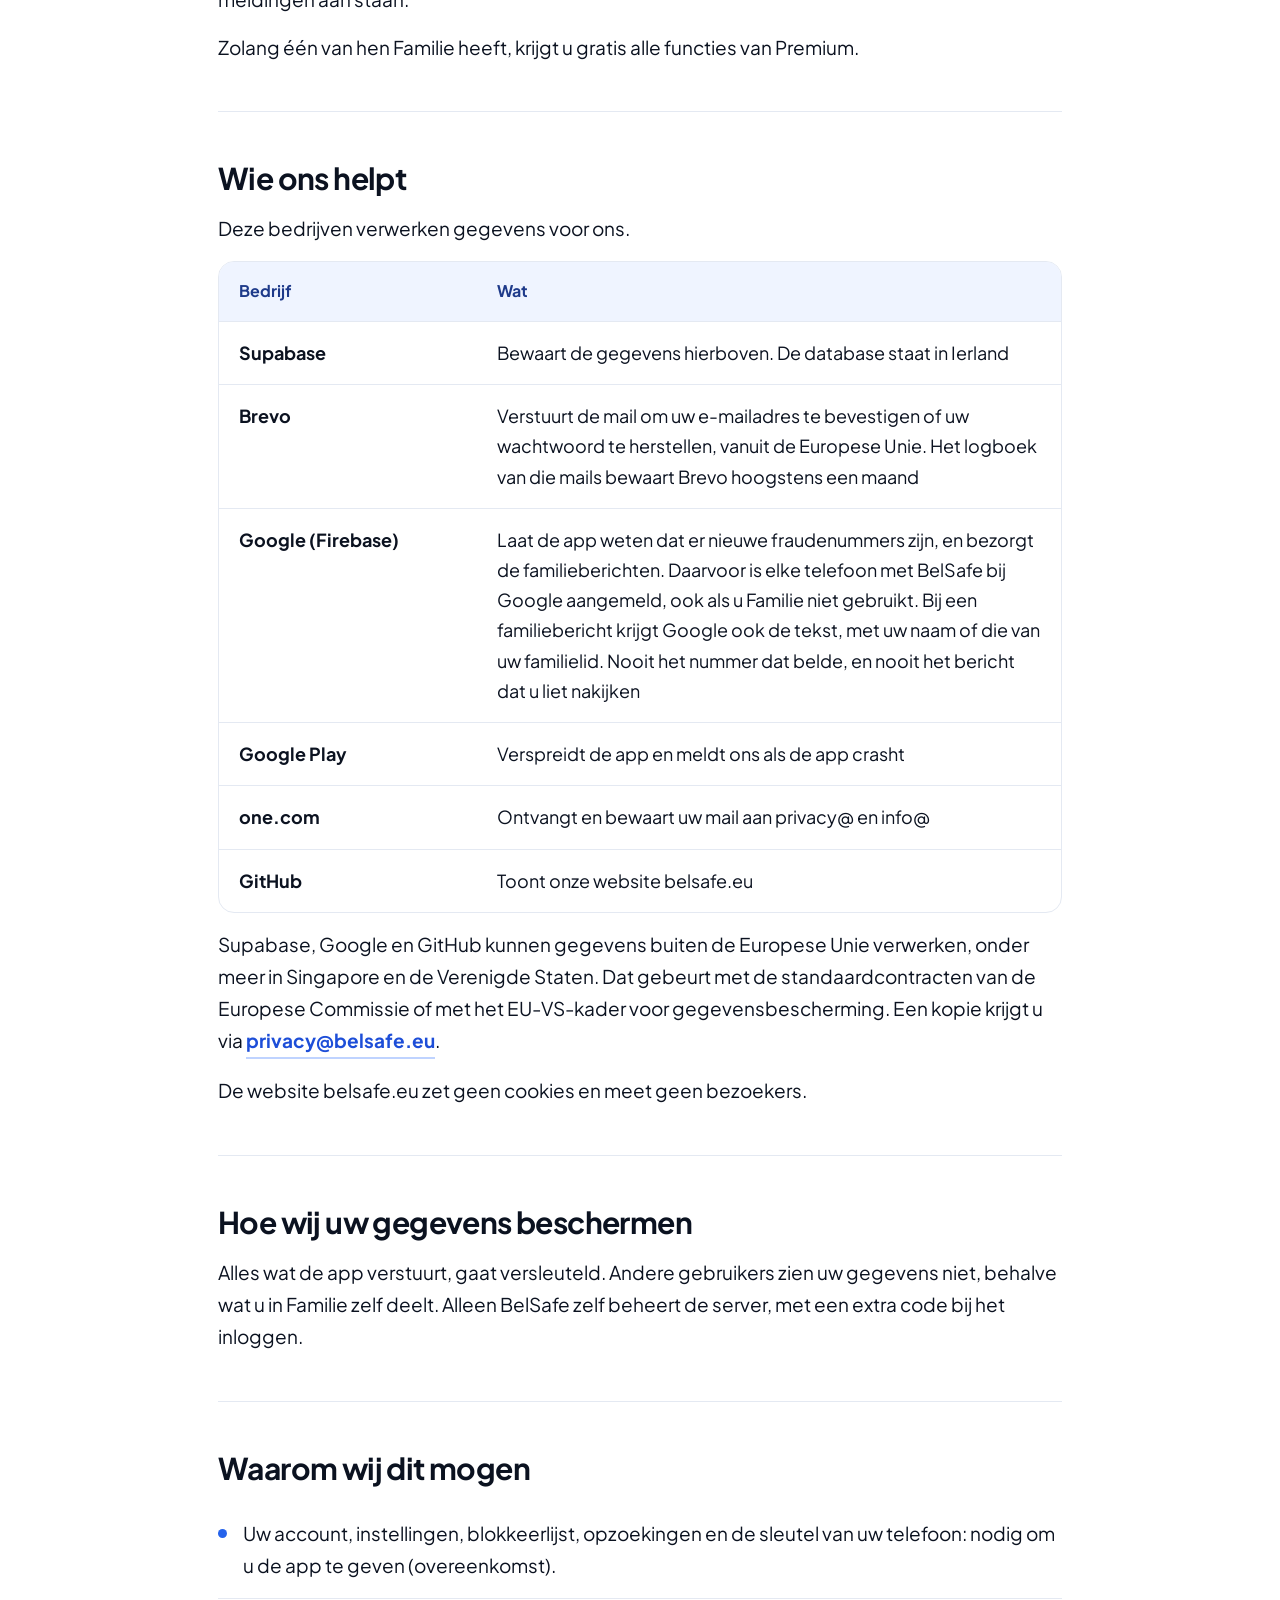
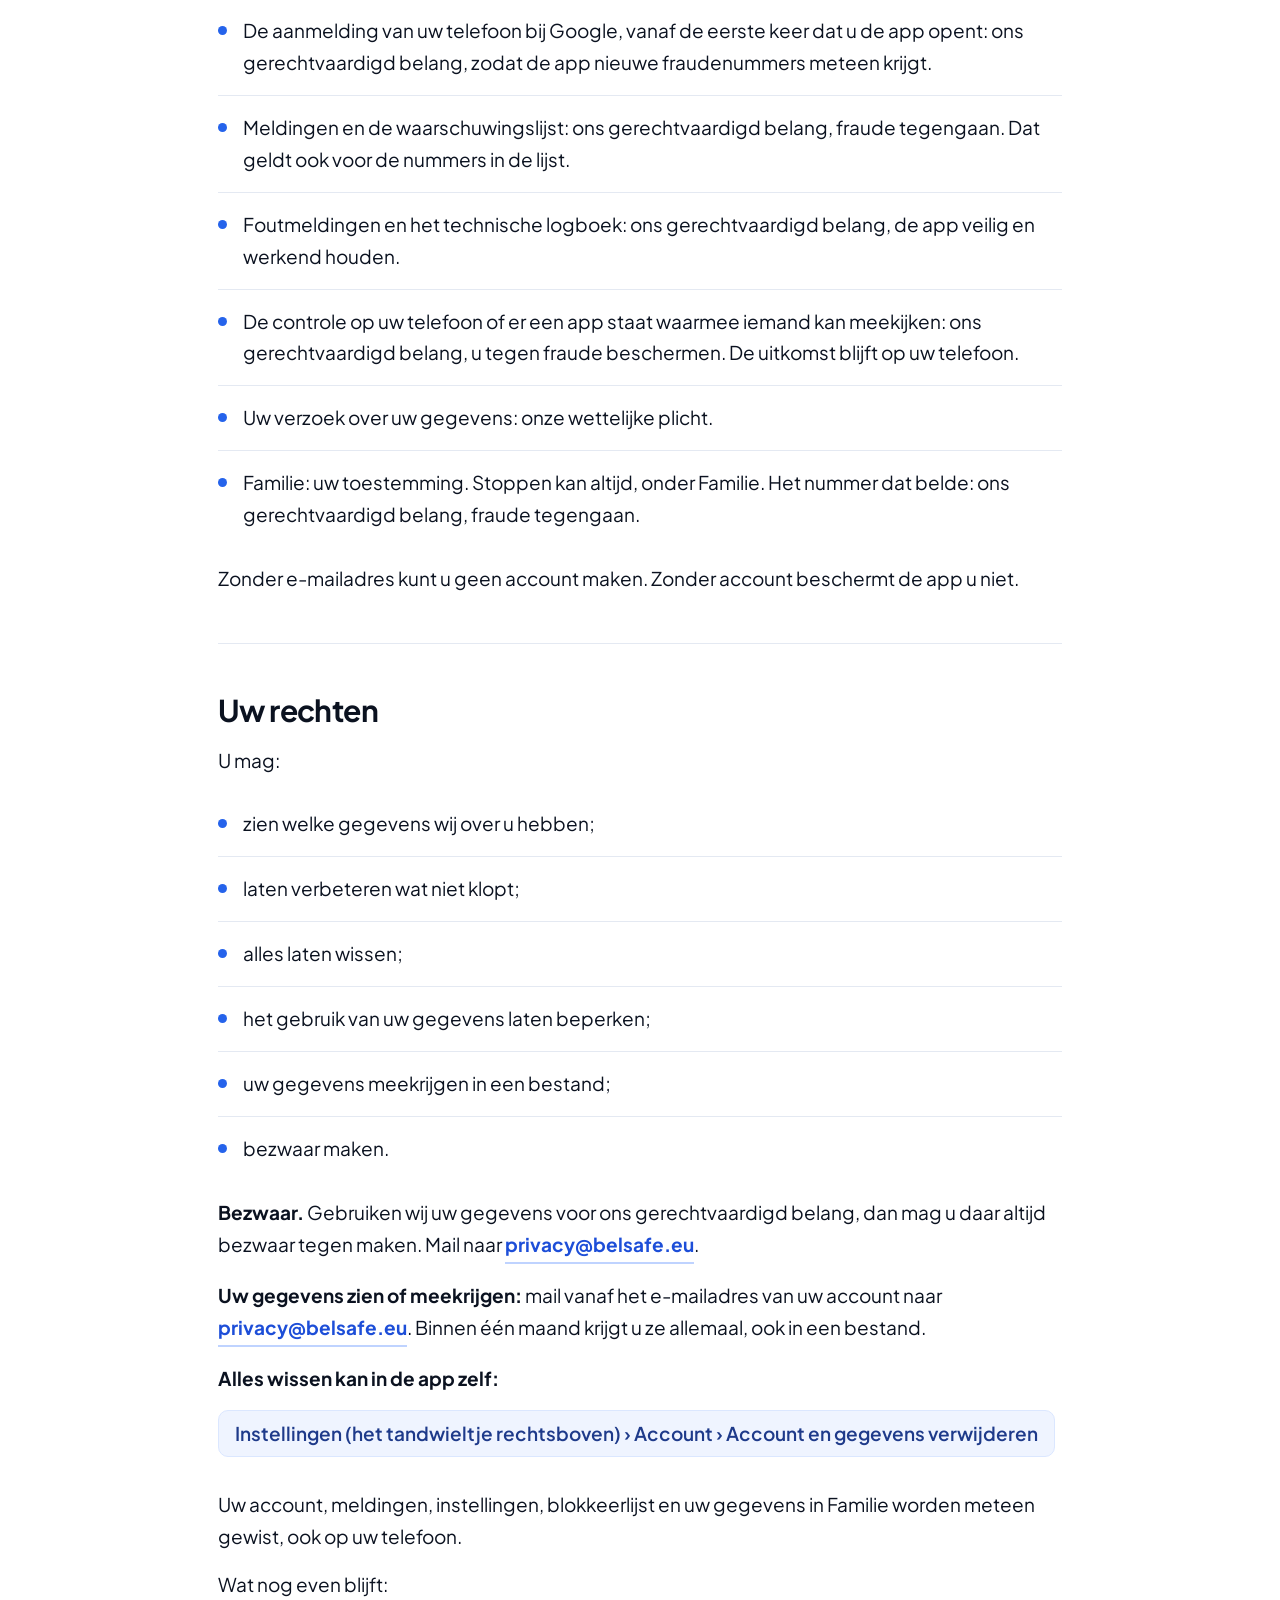
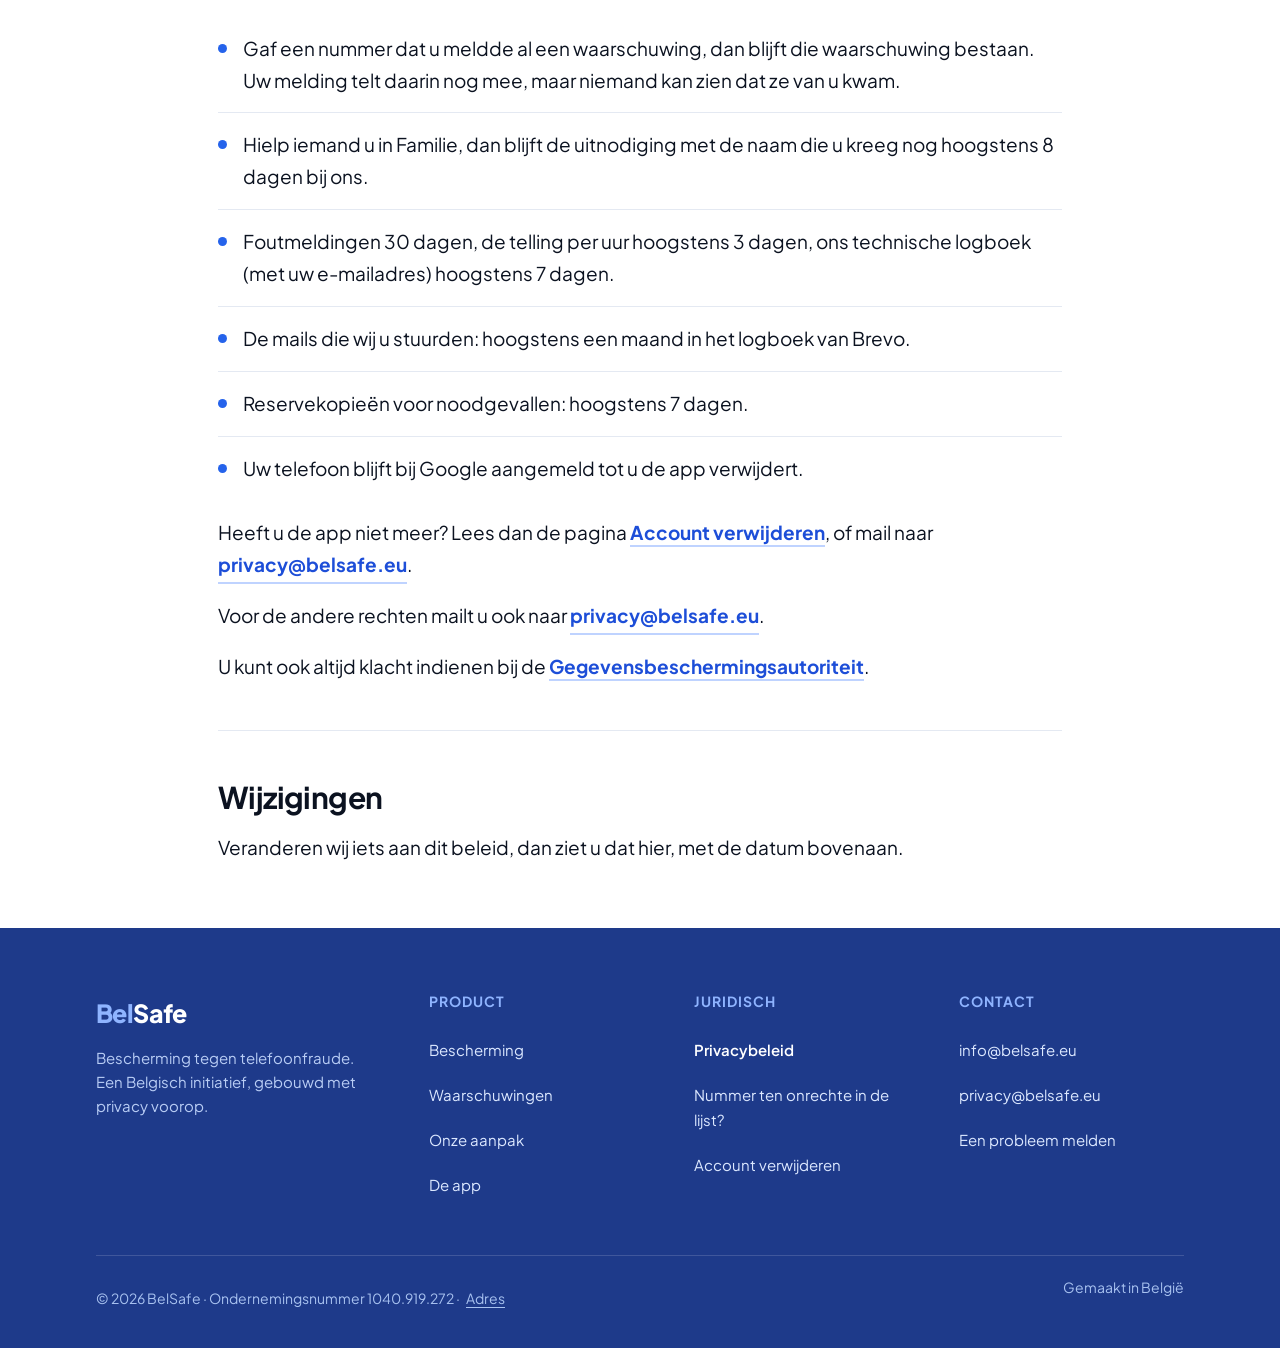
<file: privacybeleid.html>
<!DOCTYPE html>
<html lang="nl">
<head>
<meta charset="UTF-8">
<meta name="viewport" content="width=device-width,initial-scale=1">
<title>Privacybeleid | BelSafe</title>
<meta name="description" content="Welke gegevens BelSafe bewaart, waarom, hoe lang, en wat u ermee mag. Vragen: privacy@belsafe.eu.">
<link rel="canonical" href="https://belsafe.eu/privacybeleid.html">
<link rel="icon" href="/favicon.ico" sizes="16x16 32x32 48x48">
<link rel="apple-touch-icon" href="/apple-touch-icon.png">
<meta property="og:type" content="website">
<meta property="og:site_name" content="BelSafe">
<meta property="og:locale" content="nl_BE">
<meta property="og:url" content="https://belsafe.eu/privacybeleid.html">
<meta property="og:title" content="Privacybeleid van BelSafe">
<meta property="og:description" content="Welke gegevens BelSafe bewaart, waarom, hoe lang, en wat u ermee mag. Vragen: privacy@belsafe.eu.">
<meta property="og:image" content="https://belsafe.eu/img/og-belsafe.jpg">
<meta property="og:image:width" content="1200">
<meta property="og:image:height" content="630">
<meta property="og:image:alt" content="BelSafe, bescherming tegen telefoonfraude">
<meta name="twitter:card" content="summary_large_image">
<link rel="stylesheet" href="fonts.css">
<style>
:root{
  --b600:#2563EB; --b700:#1D4ED8; --b800:#1E3A8A; --b900:#0F2260;
  --b050:#EFF4FF; --b100:#DBE7FF; --b200:#BFD3FF;
  --ink:#0B1220; --body:#1A2332; --slate:#4A5568; --mute:#8A94A6; --line:#E4E9F2;
  --r:16px; --max:1140px; --measure:64ch;
}
*{margin:0;padding:0;box-sizing:border-box}
html,body{overflow-x:clip}
html{scroll-behavior:smooth}
body{font-family:'Plus Jakarta Sans',-apple-system,BlinkMacSystemFont,'Segoe UI',sans-serif;
  color:var(--ink);background:#fff;line-height:1.68;-webkit-font-smoothing:antialiased;
  font-size:19px}
a{text-decoration:none;color:inherit}
.wrap{max-width:var(--max);margin:0 auto;padding:0 26px}
.mark{font-weight:800;letter-spacing:-.025em;font-size:25px}
.mark .a{color:var(--b600)} .mark .b{color:var(--ink)}
.mark.inv .a{color:#8FB4FF} .mark.inv .b{color:#fff}
:focus-visible{outline:3px solid var(--b600);outline-offset:3px;border-radius:4px}
.skip{position:absolute;left:12px;top:-60px;z-index:100;background:var(--b600);color:#fff;
  font-weight:600;padding:10px 16px;border-radius:10px}
.skip:focus{top:12px}

/* header — identiek aan de rest van de site */
header{position:sticky;top:0;z-index:60;background:rgba(255,255,255,.94);
  backdrop-filter:saturate(160%) blur(10px);border-bottom:1px solid var(--line)}
.nav{display:flex;align-items:center;justify-content:space-between;height:72px;gap:24px}
.navlinks{display:flex;gap:30px;align-items:center}
.navlinks a{font-size:16px;font-weight:500;color:var(--body);white-space:nowrap;padding:10px 0}
.navlinks a:hover{color:var(--b600)}
.cta{display:inline-flex;align-items:center;background:var(--b600);color:#fff;font-weight:600;
  font-size:15px;padding:12px 20px;border-radius:11px;transition:transform .12s,background .15s}
.cta:hover{background:var(--b700);transform:translateY(-1px)}
.nav .mark{padding:6px 0}
@media(max-width:900px){ .navlinks{display:none} }

/* kop van de pagina */
.pagehead{background:var(--b050);border-bottom:1px solid var(--b100);padding:56px 0 48px}
.pagehead .wrap{max-width:var(--measure)}
.crumb{font-size:16px;font-weight:600;color:var(--b700);margin-bottom:16px;display:inline-block}
.crumb:hover{text-decoration:underline}
h1{font-size:clamp(30px,4.2vw,44px);line-height:1.14;letter-spacing:-.03em;font-weight:800;
  margin-bottom:16px;overflow-wrap:anywhere;min-width:0}
.lead{font-size:19px;color:var(--slate);line-height:1.62}
.stamp{font-size:16px;color:var(--slate);margin-top:16px}

/* documentkolom */
main{padding:56px 0 0}
.doc{max-width:var(--measure)}
h2{font-size:clamp(24px,3vw,30px);font-weight:700;letter-spacing:-.02em;line-height:1.22;
  margin-bottom:16px;overflow-wrap:anywhere;min-width:0}
.doc section{padding-bottom:48px;margin-bottom:48px;border-bottom:1px solid var(--line)}
.doc section:last-of-type{border-bottom:0;padding-bottom:0;margin-bottom:0}
.doc p{margin-bottom:16px;overflow-wrap:break-word}
.doc p:last-child{margin-bottom:0}
.mailto{display:inline-block;font-weight:700;color:var(--b700);font-size:19px;
  border-bottom:2px solid var(--b200);padding-bottom:1px;white-space:nowrap}
.mailto:hover{border-bottom-color:var(--b700)}
.doc a.inline{font-weight:700;color:var(--b700);border-bottom:2px solid var(--b200);padding-bottom:1px}
.doc a.inline:hover{border-bottom-color:var(--b700)}
.path{display:inline-block;background:var(--b050);border:1px solid var(--b100);border-radius:10px;
  padding:8px 16px;font-weight:600;color:var(--b800);font-size:19px;margin:0 0 16px;
  line-height:1.5}

/* gegevenslijst */
.datalist{list-style:none;display:flex;flex-direction:column;margin-bottom:16px}
.datalist:last-child{margin-bottom:0}
.datalist li{display:grid;grid-template-columns:auto minmax(0,1fr);gap:16px;align-items:start;
  padding:16px 0;border-bottom:1px solid var(--line);font-size:19px}
.datalist li:last-child{border-bottom:0}
.datalist .dot{width:9px;height:9px;border-radius:50%;background:var(--b600);
  flex-shrink:0;margin-top:11px}

/* tabel als rijen: op een gsm vallen de kolommen onder elkaar, met hun label erbij */
.rows{border:1.6px solid var(--line);border-radius:var(--r);overflow:hidden;margin-bottom:16px}
.rows:last-child{margin-bottom:0}
.rows .head,.rows .row{display:grid;grid-template-columns:minmax(0,1.5fr) minmax(0,1.2fr) minmax(0,.9fr);
  gap:20px;padding:16px 20px}
.rows.two .head,.rows.two .row{grid-template-columns:minmax(0,.7fr) minmax(0,1.6fr)}
.rows .head{background:var(--b050);font-size:16px;font-weight:700;color:var(--b800)}
.rows .row{border-top:1px solid var(--line);font-size:18px}
.rows .row strong{font-weight:700}
.rows .lbl{display:none}
@media(max-width:700px){
  .rows .head{display:none}
  .rows .head,.rows .row,.rows.two .head,.rows.two .row{grid-template-columns:minmax(0,1fr);gap:4px}
  .rows .row:first-of-type{border-top:0}
  .rows .lbl{display:block;font-size:15px;font-weight:700;color:var(--slate);margin-top:8px}
  .rows .row > div:first-child .lbl{margin-top:0}
}

/* footer — identiek aan de rest van de site */
footer{background:var(--b800);color:#fff;padding:64px 0 0;margin-top:64px}
.fgrid{display:grid;grid-template-columns:1.3fr 1fr 1fr 1fr;gap:40px;padding-bottom:48px}
.fabout p{font-size:15px;color:#B9CDF5;margin-top:12px;max-width:270px;line-height:1.6}
.fcol h2{font-size:14px;line-height:1.4;font-weight:700;letter-spacing:.07em;text-transform:uppercase;
  color:#8FB4FF;margin-bottom:15px}
.fcol a{display:block;font-size:15px;color:#DCE8FF;margin-bottom:11px;transition:color .14s}
.fcol a:hover{color:#fff}
.fcol a[aria-current="page"]{color:#fff;font-weight:600}
.fbottom{border-top:1px solid rgba(255,255,255,.15);padding:20px 0 26px;display:flex;
  justify-content:space-between;gap:14px;flex-wrap:wrap;font-size:14px;color:#A8C2F0}
.fbottom a{color:inherit;text-decoration:underline;text-underline-offset:3px}
.fbottom a:hover{color:#fff}
@media(max-width:900px){ .fgrid{grid-template-columns:1fr 1fr;gap:32px} }
@media(max-width:520px){ .fgrid{grid-template-columns:1fr} }

/* voettekst: grotere aanraakdoelen en leesbare kopjes */
.fcol a{padding:10px 0;margin-bottom:0}
.fbottom a{display:inline-block;padding:11px 4px}
.crumb{display:inline-block;padding:11px 4px}
</style>
</head>
<body>
<a class="skip" href="#inhoud">Naar de inhoud</a>

<header>
  <div class="wrap nav">
    <a href="index.html" class="mark"><span class="a">Bel</span><span class="b">Safe</span></a>
    <nav class="navlinks">
      <a href="index.html#bescherming">Bescherming</a>
      <a href="index.html#waarschuwingen">Waarschuwingen</a>
      <a href="index.html#eerlijk">Onze aanpak</a>
      <a href="index.html#app">De app</a>
    </nav>
    <a href="index.html#app" class="cta">Bekijk de app</a>
  </div>
</header>

<div class="pagehead">
  <div class="wrap">
    <div class="inner">
      <a href="index.html" class="crumb">&larr; Terug naar de startpagina</a>
      <h1>Privacybeleid</h1>
      <p class="lead">BelSafe is een app voor volwassenen die u waarschuwt voor oproepen van fraudeurs.
        Hier leest u welke gegevens wij daarvoor bewaren, waarom, hoe lang, en wat u ermee mag.</p>
      <p class="stamp">Laatst bijgewerkt: 3 november 2026</p>
    </div>
  </div>
</div>

<main id="inhoud">
  <div class="wrap doc">

    <section>
      <h2 id="wie-wij-zijn">Wie wij zijn</h2>
      <p>BelSafe is een eenmanszaak van Maskhoud Tovdarkhanov, Nieuw Overlaar 22 bus 10, 3300 Tienen,
        ondernemingsnummer 1040.919.272.</p>
      <p>Vragen over uw gegevens? Mail naar
        <a class="mailto" href="mailto:privacy@belsafe.eu">privacy@belsafe.eu</a>.</p>
    </section>

    <section>
      <h2>In het kort</h2>
      <ul class="datalist">
        <li><span class="dot"></span><span>Uw adresboek blijft op uw telefoon. Vertrouwde personen (de mensen die u met één tik belt) bewaren wij alleen als u ze zelf invult.</span></li>
        <li><span class="dot"></span><span>Wij luisteren niet mee en nemen geen gesprekken op.</span></li>
        <li><span class="dot"></span><span>Wij lezen uw berichten en foto's niet, en vragen uw locatie niet.</span></li>
        <li><span class="dot"></span><span>Geen reclame. Wij verkopen uw gegevens niet.</span></li>
        <li><span class="dot"></span><span>Uw account en uw meldingen staan op servers in Ierland.</span></li>
        <li><span class="dot"></span><span>Andere gebruikers zien nooit wie een nummer meldde.</span></li>
      </ul>
    </section>

    <section>
      <h2>Wat op uw telefoon blijft</h2>
      <div class="rows" role="table" aria-label="Wat op uw telefoon blijft">
        <div class="head" role="row"><div role="columnheader">Gegeven</div><div role="columnheader">Waarvoor</div><div role="columnheader">Hoe lang</div></div>
        <div class="row" role="row">
          <div role="cell"><span class="lbl">Gegeven</span>De nummers uit uw contacten (geen namen)</div>
          <div role="cell"><span class="lbl">Waarvoor</span>Zodat mensen die u kent gewoon doorkomen</div>
          <div role="cell"><span class="lbl">Hoe lang</span>Zolang ze in uw contacten staan</div>
        </div>
        <div class="row" role="row">
          <div role="cell"><span class="lbl">Gegeven</span>De nummers die u de laatste 48 uur belden</div>
          <div role="cell"><span class="lbl">Waarvoor</span>Zodat u een oproep achteraf kunt melden</div>
          <div role="cell"><span class="lbl">Hoe lang</span>48 uur</div>
        </div>
        <div class="row" role="row">
          <div role="cell"><span class="lbl">Gegeven</span>De tekst van een bericht dat u liet nakijken</div>
          <div role="cell"><span class="lbl">Waarvoor</span>Zodat de uitslag blijft staan als u even iets anders doet</div>
          <div role="cell"><span class="lbl">Hoe lang</span>Hoogstens 24 uur, of tot u een nieuw bericht nakijkt</div>
        </div>
        <div class="row" role="row">
          <div role="cell"><span class="lbl">Gegeven</span>Buitenlandse nummers die u na een melding toeliet (hoogstens 50)</div>
          <div role="cell"><span class="lbl">Waarvoor</span>Zodat ze voortaan doorkomen</div>
          <div role="cell"><span class="lbl">Hoe lang</span>Tot u het ongedaan maakt, het nummer meldt, uitlogt of de app verwijdert</div>
        </div>
        <div class="row" role="row">
          <div role="cell"><span class="lbl">Gegeven</span>Welke apps op uw telefoon kunnen meekijken of uw telefoon bedienen. BelSafe kijkt daarvoor na welke apps uw telefoon mogen bedienen (zoals een voorleesfunctie) en onthoudt alleen wat opvalt. Nooit uw andere apps</div>
          <div role="cell"><span class="lbl">Waarvoor</span>U waarschuwen als er een nieuwe opduikt</div>
          <div role="cell"><span class="lbl">Hoe lang</span>Tot die app weg is, u uitlogt of BelSafe verwijdert</div>
        </div>
      </div>
    </section>

    <section>
      <h2>Wat wij bewaren, en waarom</h2>
      <div class="rows" role="table" aria-label="Wat wij bewaren">
        <div class="head" role="row"><div role="columnheader">Gegeven</div><div role="columnheader">Waarvoor</div><div role="columnheader">Hoe lang</div></div>
        <div class="row" role="row">
          <div role="cell"><span class="lbl">Gegeven</span>Uw e-mailadres, uw wachtwoord (zo bewaard dat niemand het kan lezen), en gegevens van uw aanmelding (het adres van uw internetverbinding, type telefoon)</div>
          <div role="cell"><span class="lbl">Waarvoor</span>Uw account</div>
          <div role="cell"><span class="lbl">Hoe lang</span>Tot u uw account verwijdert</div>
        </div>
        <div class="row" role="row">
          <div role="cell"><span class="lbl">Gegeven</span>Een sleutel voor elke telefoon waarop u inlogt</div>
          <div role="cell"><span class="lbl">Waarvoor</span>Zodat alleen uw telefoon de lijst ophaalt en een familiebericht kan sturen</div>
          <div role="cell"><span class="lbl">Hoe lang</span>Tot u uw account verwijdert</div>
        </div>
        <div class="row" role="row">
          <div role="cell"><span class="lbl">Gegeven</span>Uw instellingen, en de namen en nummers van uw vertrouwde personen (hoogstens drie)</div>
          <div role="cell"><span class="lbl">Waarvoor</span>Dezelfde bescherming op een nieuwe telefoon</div>
          <div role="cell"><span class="lbl">Hoe lang</span>Tot u uw account verwijdert</div>
        </div>
        <div class="row" role="row">
          <div role="cell"><span class="lbl">Gegeven</span>Nummers die u zelf blokkeert, met uw eigen omschrijving</div>
          <div role="cell"><span class="lbl">Waarvoor</span>Uw eigen blokkeerlijst</div>
          <div role="cell"><span class="lbl">Hoe lang</span>Tot u ze wist of uw account verwijdert</div>
        </div>
        <div class="row" role="row">
          <div role="cell"><span class="lbl">Gegeven</span>Hoe vaak u vandaag een nummer opzocht, ook in een bericht dat u liet nakijken</div>
          <div role="cell"><span class="lbl">Waarvoor</span>Het gratis aantal per dag</div>
          <div role="cell"><span class="lbl">Hoe lang</span>Tot u weer iets opzoekt, of uw account verwijdert</div>
        </div>
        <div class="row" role="row">
          <div role="cell"><span class="lbl">Gegeven</span>Welk abonnement u heeft</div>
          <div role="cell"><span class="lbl">Waarvoor</span>Bepalen welke functies u krijgt</div>
          <div role="cell"><span class="lbl">Hoe lang</span>Tot u uw account verwijdert</div>
        </div>
        <div class="row" role="row">
          <div role="cell"><span class="lbl">Gegeven</span>Een nummer dat u meldt, de reden die u kiest, en wat u er eventueel bij schrijft</div>
          <div role="cell"><span class="lbl">Waarvoor</span>Andere gebruikers waarschuwen</div>
          <div role="cell"><span class="lbl">Hoe lang</span>Tot u uw account verwijdert</div>
        </div>
        <div class="row" role="row">
          <div role="cell"><span class="lbl">Gegeven</span>Uw verzoek over uw gegevens, en ons antwoord</div>
          <div role="cell"><span class="lbl">Waarvoor</span>Antwoorden, en kunnen aantonen dat wij dat deden (wettelijke plicht)</div>
          <div role="cell"><span class="lbl">Hoe lang</span>De mail tot uw verzoek is afgehandeld, de notitie in ons logboek 3 jaar</div>
        </div>
        <div class="row" role="row">
          <div role="cell"><span class="lbl">Gegeven</span>Foutmeldingen als de app vastloopt, en hoeveel uw app er per uur stuurde. Wij halen er nummers en e-mailadressen uit</div>
          <div role="cell"><span class="lbl">Waarvoor</span>De app herstellen</div>
          <div role="cell"><span class="lbl">Hoe lang</span>Foutmeldingen 30 dagen, de telling hoogstens 3 dagen</div>
        </div>
        <div class="row" role="row">
          <div role="cell"><span class="lbl">Gegeven</span>Ons technische logboek: het adres van uw internetverbinding, het type telefoon en, als u ingelogd bent, uw e-mailadres, bij elk contact met onze server. Onze hostingdienst zet er ook bij in welke stad u ongeveer bent; wij gebruiken dat niet</div>
          <div role="cell"><span class="lbl">Waarvoor</span>Beveiliging en storingen</div>
          <div role="cell"><span class="lbl">Hoe lang</span>Hoogstens 7 dagen</div>
        </div>
        <div class="row" role="row">
          <div role="cell"><span class="lbl">Gegeven</span>Als iemand u helpt in Familie: de naam die die persoon u gaf, wanneer u ja zei, en door welk verdacht nummer u gebeld werd</div>
          <div role="cell"><span class="lbl">Waarvoor</span>Die persoon waarschuwen</div>
          <div role="cell"><span class="lbl">Hoe lang</span>Tot u stopt; berichten 30 dagen; de uitnodiging met uw naam hoogstens 8 dagen na uw ja</div>
        </div>
        <div class="row" role="row">
          <div role="cell"><span class="lbl">Gegeven</span>Als u iemand helpt in Familie: uw naam, de naam die u die persoon gaf, en de berichten over die persoon</div>
          <div role="cell"><span class="lbl">Waarvoor</span>Die persoon waarschuwen</div>
          <div role="cell"><span class="lbl">Hoe lang</span>Uw naam tot u stopt met helpen. De naam van de ander en de berichten tot die persoon stopt of u die persoon verwijdert; berichten 30 dagen, een uitnodiging hoogstens 9 dagen</div>
        </div>
        <div class="row" role="row">
          <div role="cell"><span class="lbl">Gegeven</span>Als u iemand helpt in Familie: het adres waarop uw telefoon familieberichten krijgt</div>
          <div role="cell"><span class="lbl">Waarvoor</span>Het familiebericht bezorgen</div>
          <div role="cell"><span class="lbl">Hoe lang</span>Tot u uitlogt of stopt met helpen, of Google het adres afmeldt</div>
        </div>
      </div>
      <p>Zoekt u een nummer op, dan bewaren wij dat nergens.</p>
      <p>Laat u een bericht nakijken, dan gebeurt dat op uw telefoon. Staat er een telefoonnummer in,
        dan zoeken we dat op in onze lijst, zonder het te bewaren.</p>
      <p>Belt een onbekend nummer, dan haalt de app de nieuwste lijst op. Het nummer dat belt, sturen
        wij niet mee. Helpt iemand u in Familie en staat het nummer in onze lijst, dan sturen wij het wel mee.</p>
      <p>Belt u zelf iemand, dan kijkt de app op uw telefoon of dat nummer in onze lijst staat. Staat
        het erin, dan ziet u een waarschuwing. Het nummer dat u belt, bewaren wij niet en sturen wij
        nergens heen.</p>
    </section>

    <section>
      <h2>Hoe een nummer in onze lijst komt</h2>
      <p>Een nummer komt in onze waarschuwingslijst als twee gebruikers het melden, of als het op een
        openbare waarschuwingslijst staat. Belt zo'n nummer, dan ziet u een waarschuwing. De lijst
        staat op de telefoon van elke gebruiker, zonder namen van melders.</p>
      <p>Staat een nummer na onze controle bij een officiële bron als fraude vermeld? Dan weigert de
        app die oproep. Staat het nummer in uw contacten, dan krijgt u een waarschuwing.</p>
      <p>Buitenlandse nummers die niet in uw contacten staan, verborgen nummers en nummers die 10 of meer
        mensen meldden, weigert de app alleen als u dat zelf aanzet.</p>
      <p>Komt er 90 dagen geen nieuwe melding bij, dan stopt de waarschuwing vanzelf. Het nummer
        blijft daarna nog in onze lijst staan, zonder waarschuwing. Nummers die wij bij een officiële bron vonden, blijven actief. Nummers van een openbare waarschuwing stoppen ook na 90 dagen.</p>
      <p>Iedereen kan hetzelfde nummer hoogstens één keer per 24 uur melden.</p>
      <p>Belt een nummer uit de lijst, dan beslist de app zelf of u een waarschuwing krijgt of dat de
        oproep geweigerd wordt. Op dat moment kijkt er niemand mee.</p>
    </section>

    <section>
      <h2>Is uw nummer gemeld?</h2>
      <p>Denkt u dat uw nummer ten onrechte in onze lijst staat? Mail naar
        <a class="mailto" href="mailto:privacy@belsafe.eu?subject=Mijn%20nummer%20staat%20ten%20onrechte%20in%20BelSafe">privacy@belsafe.eu</a>
        met het nummer en wie u bent. Wij antwoorden binnen één maand. Klopt het, dan halen wij het
        nummer eruit en blijft het eruit, ook als iemand het later opnieuw meldt. Wij zeggen nooit wie
        een nummer gemeld heeft. Een nummer dat wij bij een officiële bron vonden, halen wij er niet zomaar uit. Wij bekijken uw bezwaar en zeggen binnen één maand waarom wel of niet.</p>
      <p>Meer uitleg: <a class="inline" href="ten-onrechte.html">Staat uw nummer ten onrechte in BelSafe?</a></p>
    </section>

    <section>
      <h2>Familie</h2>
      <p>Familieleden kunnen u helpen: belt een gemeld nummer u, dan krijgen zij een bericht. Dat gebeurt
        alleen bij wie u zelf ja zei, op uw eigen telefoon.</p>
      <p>Elke helper ziet:</p>
      <ul class="datalist">
        <li><span class="dot"></span><span>de naam die die persoon u gaf; dat u ja zei, en wanneer (met de eerste letter van uw e-mailadres en wat na de @ staat);</span></li>
        <li><span class="dot"></span><span>door welk verdacht nummer u gebeld werd, wanneer, en hoe sterk het gemeld is. Dat blijft 30 dagen staan.</span></li>
      </ul>
      <p>Nooit uw gesprekken, berichten, contacten of andere oproepen.</p>
      <p>U kunt bij elke persoon apart stoppen, in de app onder Familie. Dan verdwijnen ook de berichten over u bij die persoon. U ziet er ook welke berichten de laatste 30 dagen verstuurd zijn. Op het beginscherm staat wie berichten krijgt, en elke 30 dagen herinnert BelSafe u eraan, als uw meldingen aan staan.</p>
      <p>Zolang één van hen Familie heeft, krijgt u gratis alle functies van Premium.</p>
    </section>

    <section>
      <h2>Wie ons helpt</h2>
      <p>Deze bedrijven verwerken gegevens voor ons.</p>
      <div class="rows two" role="table" aria-label="Wie ons helpt">
        <div class="head" role="row"><div role="columnheader">Bedrijf</div><div role="columnheader">Wat</div></div>
        <div class="row" role="row">
          <div role="cell"><strong>Supabase</strong></div>
          <div role="cell"><span class="lbl">Wat</span>Bewaart de gegevens hierboven. De database staat in Ierland</div>
        </div>
        <div class="row" role="row">
          <div role="cell"><strong>Brevo</strong></div>
          <div role="cell"><span class="lbl">Wat</span>Verstuurt de mail om uw e-mailadres te bevestigen of uw wachtwoord te herstellen, vanuit de Europese Unie. Het logboek van die mails bewaart Brevo hoogstens een maand</div>
        </div>
        <div class="row" role="row">
          <div role="cell"><strong>Google (Firebase)</strong></div>
          <div role="cell"><span class="lbl">Wat</span>Laat de app weten dat er nieuwe fraudenummers zijn, en bezorgt de familieberichten. Daarvoor is elke telefoon met BelSafe bij Google aangemeld, ook als u Familie niet gebruikt. Bij een familiebericht krijgt Google ook de tekst, met uw naam of die van uw familielid. Nooit het nummer dat belde, en nooit het bericht dat u liet nakijken</div>
        </div>
        <div class="row" role="row">
          <div role="cell"><strong>Google Play</strong></div>
          <div role="cell"><span class="lbl">Wat</span>Verspreidt de app en meldt ons als de app crasht</div>
        </div>
        <div class="row" role="row">
          <div role="cell"><strong>one.com</strong></div>
          <div role="cell"><span class="lbl">Wat</span>Ontvangt en bewaart uw mail aan privacy@ en info@</div>
        </div>
        <div class="row" role="row">
          <div role="cell"><strong>GitHub</strong></div>
          <div role="cell"><span class="lbl">Wat</span>Toont onze website belsafe.eu</div>
        </div>
      </div>
      <p>Supabase, Google en GitHub kunnen gegevens buiten de Europese Unie verwerken, onder meer in
        Singapore en de Verenigde Staten. Dat gebeurt met de standaardcontracten van de Europese
        Commissie of met het EU-VS-kader voor gegevensbescherming. Een kopie krijgt u via
        <a class="mailto" href="mailto:privacy@belsafe.eu">privacy@belsafe.eu</a>.</p>
      <p>De website belsafe.eu zet geen cookies en meet geen bezoekers.</p>
    </section>

    <section>
      <h2>Hoe wij uw gegevens beschermen</h2>
      <p>Alles wat de app verstuurt, gaat versleuteld. Andere gebruikers zien uw gegevens niet, behalve
        wat u in Familie zelf deelt. Alleen BelSafe zelf beheert de server, met een extra code bij het
        inloggen.</p>
    </section>

    <section>
      <h2>Waarom wij dit mogen</h2>
      <ul class="datalist">
        <li><span class="dot"></span><span>Uw account, instellingen, blokkeerlijst, opzoekingen en de sleutel van uw telefoon: nodig om u de app te geven (overeenkomst).</span></li>
        <li><span class="dot"></span><span>De aanmelding van uw telefoon bij Google, vanaf de eerste keer dat u de app opent: ons gerechtvaardigd belang, zodat de app nieuwe fraudenummers meteen krijgt.</span></li>
        <li><span class="dot"></span><span>Meldingen en de waarschuwingslijst: ons gerechtvaardigd belang, fraude tegengaan. Dat geldt ook voor de nummers in de lijst.</span></li>
        <li><span class="dot"></span><span>Foutmeldingen en het technische logboek: ons gerechtvaardigd belang, de app veilig en werkend houden.</span></li>
        <li><span class="dot"></span><span>De controle op uw telefoon of er een app staat waarmee iemand kan meekijken: ons gerechtvaardigd belang, u tegen fraude beschermen. De uitkomst blijft op uw telefoon.</span></li>
        <li><span class="dot"></span><span>Uw verzoek over uw gegevens: onze wettelijke plicht.</span></li>
        <li><span class="dot"></span><span>Familie: uw toestemming. Stoppen kan altijd, onder Familie. Het nummer dat belde: ons gerechtvaardigd belang, fraude tegengaan.</span></li>
      </ul>
      <p>Zonder e-mailadres kunt u geen account maken. Zonder account beschermt de app u niet.</p>
    </section>

    <section>
      <h2>Uw rechten</h2>
      <p>U mag:</p>
      <ul class="datalist">
        <li><span class="dot"></span><span>zien welke gegevens wij over u hebben;</span></li>
        <li><span class="dot"></span><span>laten verbeteren wat niet klopt;</span></li>
        <li><span class="dot"></span><span>alles laten wissen;</span></li>
        <li><span class="dot"></span><span>het gebruik van uw gegevens laten beperken;</span></li>
        <li><span class="dot"></span><span>uw gegevens meekrijgen in een bestand;</span></li>
        <li><span class="dot"></span><span>bezwaar maken.</span></li>
      </ul>
      <p><strong>Bezwaar.</strong> Gebruiken wij uw gegevens voor ons gerechtvaardigd belang, dan mag u
        daar altijd bezwaar tegen maken. Mail naar
        <a class="mailto" href="mailto:privacy@belsafe.eu?subject=Bezwaar">privacy@belsafe.eu</a>.</p>
      <p><strong>Uw gegevens zien of meekrijgen:</strong> mail vanaf het e-mailadres van uw account
        naar <a class="mailto" href="mailto:privacy@belsafe.eu?subject=Welke%20gegevens%20hebben%20jullie%20van%20mij%3F">privacy@belsafe.eu</a>.
        Binnen één maand krijgt u ze allemaal, ook in een bestand.</p>
      <p><strong>Alles wissen kan in de app zelf:</strong></p>
      <p><span class="path">Instellingen (het tandwieltje rechtsboven) › Account › Account en gegevens verwijderen</span></p>
      <p>Uw account, meldingen, instellingen, blokkeerlijst en uw gegevens in Familie worden meteen
        gewist, ook op uw telefoon.</p>
      <p>Wat nog even blijft:</p>
      <ul class="datalist">
        <li><span class="dot"></span><span>Gaf een nummer dat u meldde al een waarschuwing, dan blijft die waarschuwing bestaan. Uw melding telt daarin nog mee, maar niemand kan zien dat ze van u kwam.</span></li>
        <li><span class="dot"></span><span>Hielp iemand u in Familie, dan blijft de uitnodiging met de naam die u kreeg nog hoogstens 8 dagen bij ons.</span></li>
        <li><span class="dot"></span><span>Foutmeldingen 30 dagen, de telling per uur hoogstens 3 dagen, ons technische logboek (met uw e-mailadres) hoogstens 7 dagen.</span></li>
        <li><span class="dot"></span><span>De mails die wij u stuurden: hoogstens een maand in het logboek van Brevo.</span></li>
        <li><span class="dot"></span><span>Reservekopieën voor noodgevallen: hoogstens 7 dagen.</span></li>
        <li><span class="dot"></span><span>Uw telefoon blijft bij Google aangemeld tot u de app verwijdert.</span></li>
      </ul>
      <p>Heeft u de app niet meer? Lees dan de pagina
        <a class="inline" href="account-verwijderen.html">Account verwijderen</a>, of mail naar
        <a class="mailto" href="mailto:privacy@belsafe.eu">privacy@belsafe.eu</a>.</p>
      <p>Voor de andere rechten mailt u ook naar
        <a class="mailto" href="mailto:privacy@belsafe.eu">privacy@belsafe.eu</a>.</p>
      <p>U kunt ook altijd klacht indienen bij de
        <a class="inline" href="https://www.gegevensbeschermingsautoriteit.be/burger/acties/klacht-indienen">Gegevens&shy;beschermings&shy;autoriteit</a>.</p>
    </section>

    <section>
      <h2>Wijzigingen</h2>
      <p>Veranderen wij iets aan dit beleid, dan ziet u dat hier, met de datum bovenaan.</p>
    </section>

  </div>
</main>

<footer>
  <div class="wrap">
    <div class="fgrid">
      <div class="fabout">
        <div class="mark inv"><span class="a">Bel</span><span class="b">Safe</span></div>
        <p>Bescherming tegen telefoonfraude. Een Belgisch initiatief, gebouwd met privacy voorop.</p>
      </div>
      <div class="fcol">
        <h2>Product</h2>
        <a href="index.html#bescherming">Bescherming</a>
        <a href="index.html#waarschuwingen">Waarschuwingen</a>
        <a href="index.html#eerlijk">Onze aanpak</a>
        <a href="index.html#app">De app</a>
      </div>
      <div class="fcol">
        <h2>Juridisch</h2>
        <a href="privacybeleid.html" aria-current="page">Privacybeleid</a>
        <a href="ten-onrechte.html">Nummer ten onrechte in de lijst?</a>
        <a href="account-verwijderen.html">Account verwijderen</a>
      </div>
      <div class="fcol">
        <h2>Contact</h2>
        <a href="mailto:info@belsafe.eu">info@belsafe.eu</a>
        <a href="mailto:privacy@belsafe.eu">privacy@belsafe.eu</a>
        <a href="mailto:info@belsafe.eu?subject=Een%20probleem%20melden">Een probleem melden</a>
      </div>
    </div>
    <div class="fbottom">
      <span>&copy; 2026 BelSafe &middot; Ondernemingsnummer&nbsp;1040.919.272 &middot; <a href="#wie-wij-zijn">Adres</a></span>
      <span>Gemaakt in Belgi&euml;</span>
    </div>
  </div>
</footer>

</body>
</html>
</file>
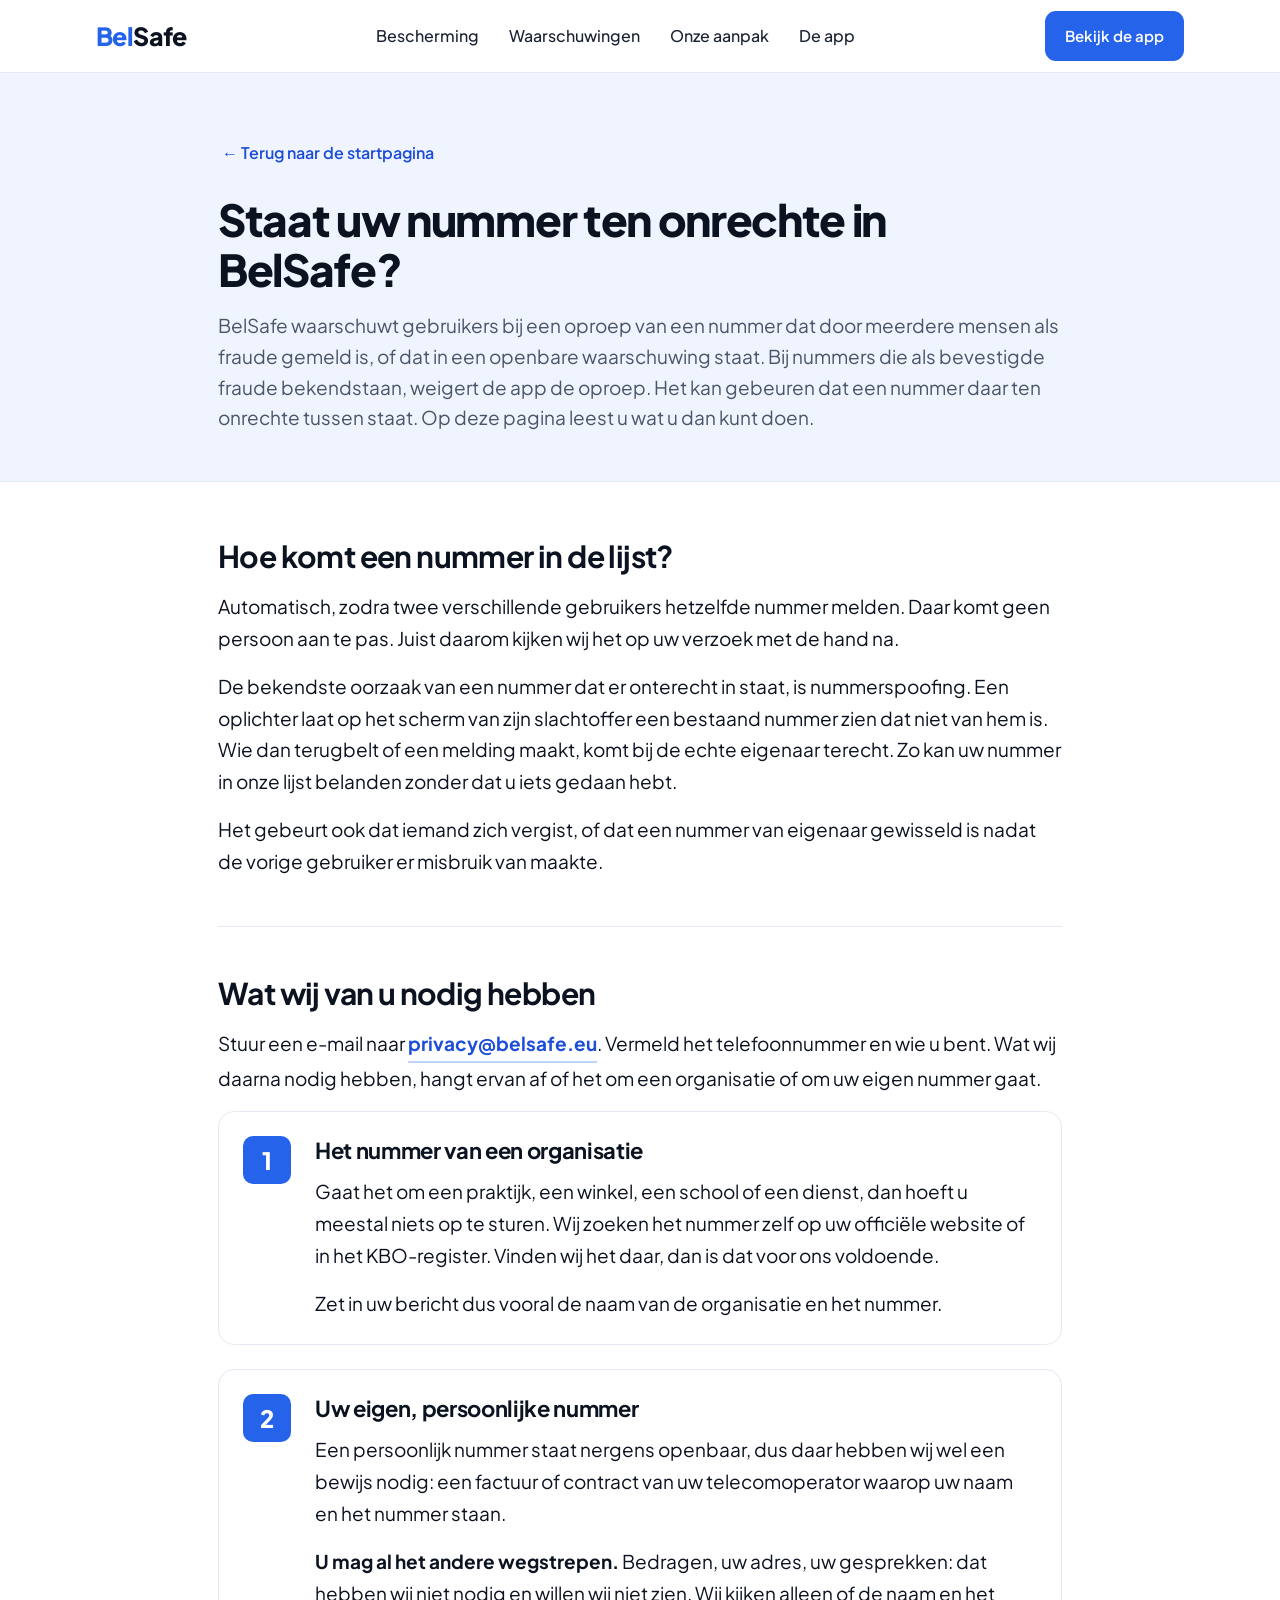
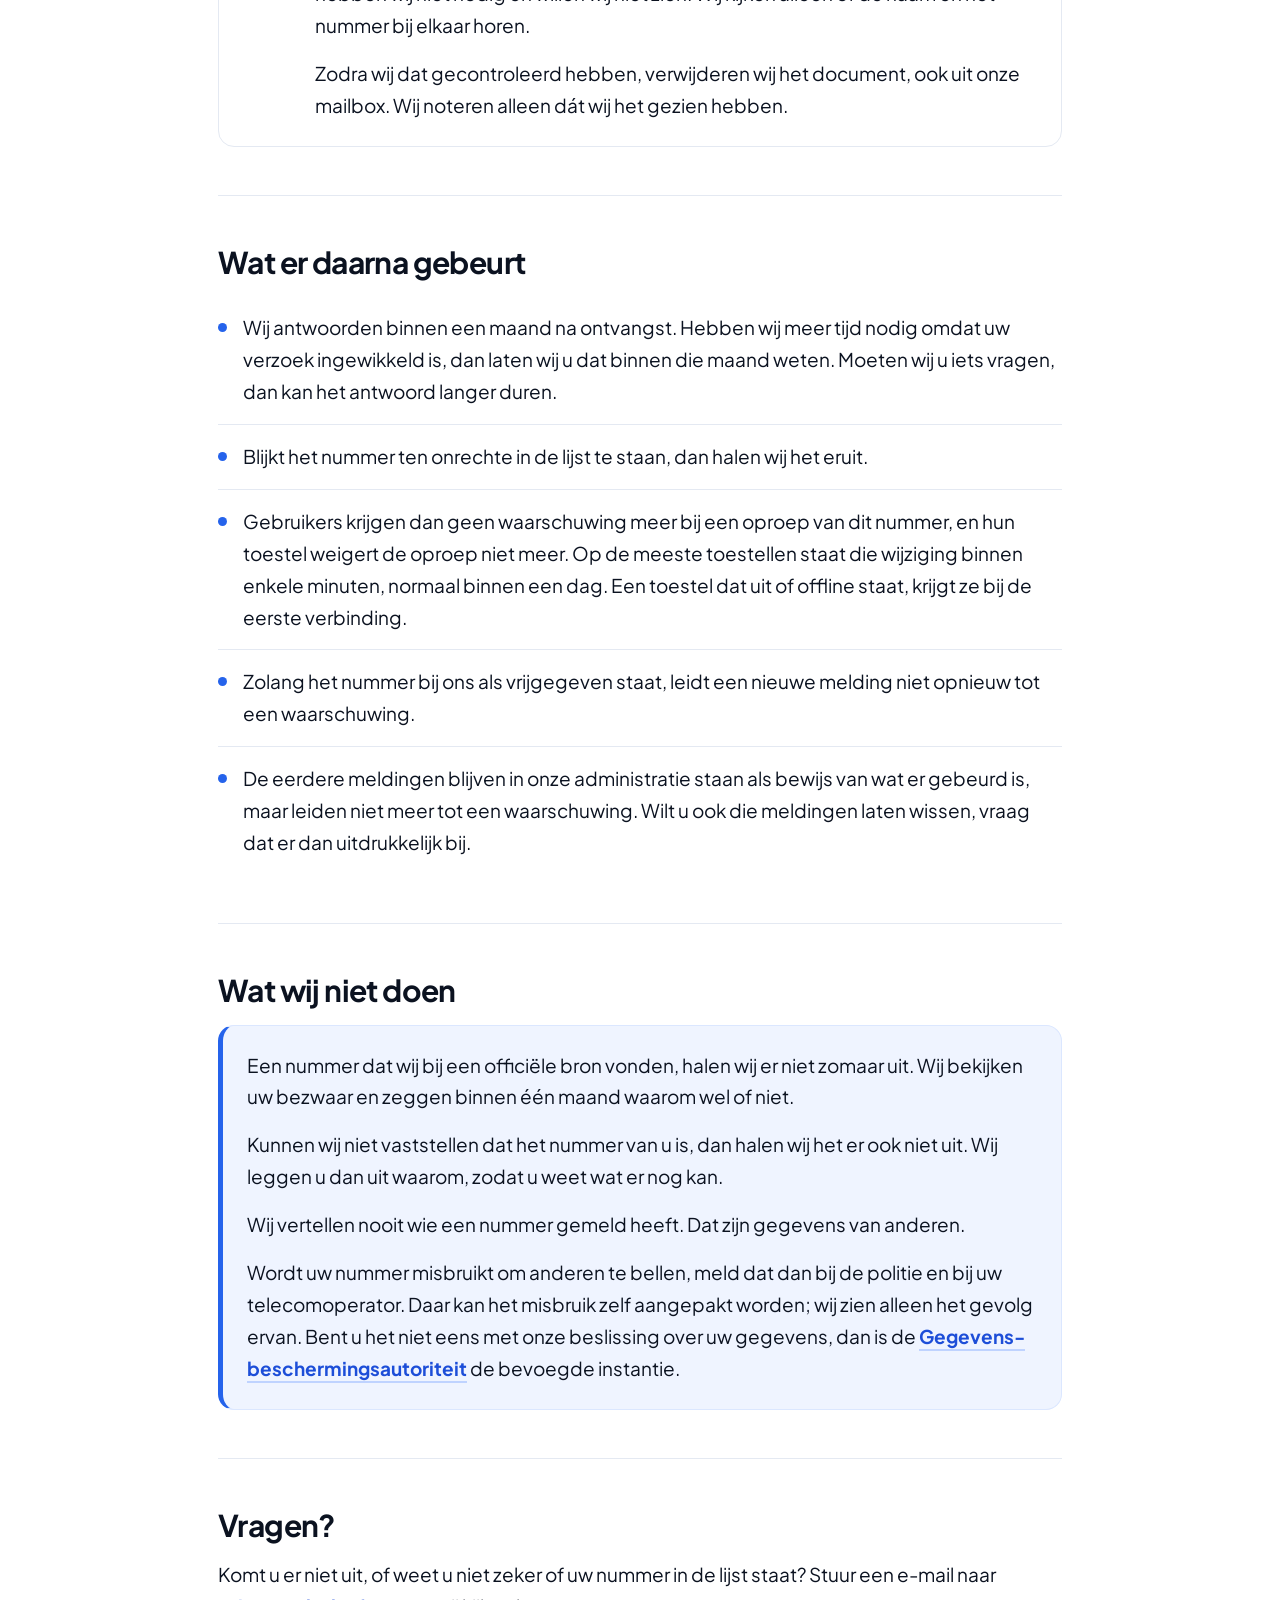
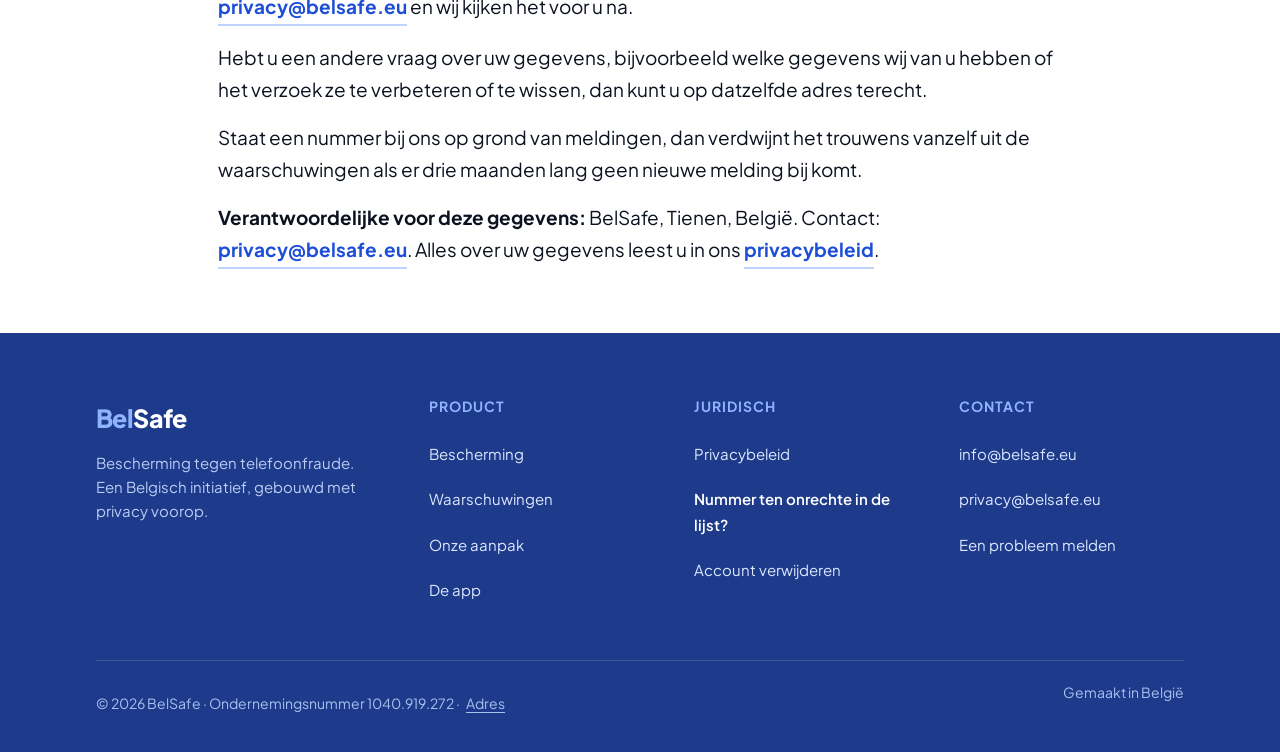
<file: ten-onrechte.html>
<!DOCTYPE html>
<html lang="nl">
<head>
<meta charset="UTF-8">
<meta name="viewport" content="width=device-width,initial-scale=1">
<title>Staat uw nummer ten onrechte in BelSafe? | BelSafe</title>
<meta name="description" content="Denkt u dat uw telefoonnummer ten onrechte in de waarschuwingslijst van BelSafe staat? Zo laat u het met de hand nakijken: mail privacy@belsafe.eu.">
<link rel="canonical" href="https://belsafe.eu/ten-onrechte.html">
<link rel="icon" href="/favicon.ico" sizes="16x16 32x32 48x48">
<link rel="apple-touch-icon" href="/apple-touch-icon.png">
<meta property="og:type" content="website">
<meta property="og:site_name" content="BelSafe">
<meta property="og:locale" content="nl_BE">
<meta property="og:url" content="https://belsafe.eu/ten-onrechte.html">
<meta property="og:title" content="Staat uw nummer ten onrechte in BelSafe?">
<meta property="og:description" content="Denkt u dat uw telefoonnummer ten onrechte in de waarschuwingslijst van BelSafe staat? Zo laat u het met de hand nakijken: mail privacy@belsafe.eu.">
<meta property="og:image" content="https://belsafe.eu/img/og-belsafe.jpg">
<meta property="og:image:width" content="1200">
<meta property="og:image:height" content="630">
<meta property="og:image:alt" content="BelSafe, bescherming tegen telefoonfraude">
<meta name="twitter:card" content="summary_large_image">
<link rel="stylesheet" href="fonts.css">
<style>
:root{
  --b600:#2563EB; --b700:#1D4ED8; --b800:#1E3A8A; --b900:#0F2260;
  --b050:#EFF4FF; --b100:#DBE7FF; --b200:#BFD3FF;
  --ink:#0B1220; --body:#1A2332; --slate:#4A5568; --mute:#8A94A6; --line:#E4E9F2;
  --r:16px; --max:1140px; --measure:64ch;
}
*{margin:0;padding:0;box-sizing:border-box}
html,body{overflow-x:clip}
html{scroll-behavior:smooth}
body{font-family:'Plus Jakarta Sans',-apple-system,BlinkMacSystemFont,'Segoe UI',sans-serif;
  color:var(--ink);background:#fff;line-height:1.68;-webkit-font-smoothing:antialiased;
  font-size:19px}
a{text-decoration:none;color:inherit}
.wrap{max-width:var(--max);margin:0 auto;padding:0 26px}
.mark{font-weight:800;letter-spacing:-.025em;font-size:25px}
.mark .a{color:var(--b600)} .mark .b{color:var(--ink)}
.mark.inv .a{color:#8FB4FF} .mark.inv .b{color:#fff}
:focus-visible{outline:3px solid var(--b600);outline-offset:3px;border-radius:4px}
.skip{position:absolute;left:12px;top:-60px;z-index:100;background:var(--b600);color:#fff;
  font-weight:600;padding:10px 16px;border-radius:10px}
.skip:focus{top:12px}

/* header — identiek aan de rest van de site */
header{position:sticky;top:0;z-index:60;background:rgba(255,255,255,.94);
  backdrop-filter:saturate(160%) blur(10px);border-bottom:1px solid var(--line)}
.nav{display:flex;align-items:center;justify-content:space-between;height:72px;gap:24px}
.navlinks{display:flex;gap:30px;align-items:center}
.navlinks a{font-size:16px;font-weight:500;color:var(--body);white-space:nowrap;padding:10px 0}
.navlinks a:hover{color:var(--b600)}
.cta{display:inline-flex;align-items:center;background:var(--b600);color:#fff;font-weight:600;
  font-size:15px;padding:12px 20px;border-radius:11px;transition:transform .12s,background .15s}
.cta:hover{background:var(--b700);transform:translateY(-1px)}
.nav .mark{padding:6px 0}
@media(max-width:900px){ .navlinks{display:none} }

/* kop van de pagina */
.pagehead{background:var(--b050);border-bottom:1px solid var(--b100);padding:56px 0 48px}
.pagehead .wrap{max-width:var(--measure)}
.crumb{font-size:16px;font-weight:600;color:var(--b700);margin-bottom:16px;display:inline-block}
.crumb:hover{text-decoration:underline}
h1{font-size:clamp(30px,4.2vw,44px);line-height:1.14;letter-spacing:-.03em;font-weight:800;
  margin-bottom:16px;overflow-wrap:anywhere;min-width:0}
.lead{font-size:19px;color:var(--slate);line-height:1.62}

/* documentkolom */
main{padding:56px 0 0}
.doc{max-width:var(--measure)}
h2{font-size:clamp(24px,3vw,30px);font-weight:700;letter-spacing:-.02em;line-height:1.22;
  margin-bottom:16px;overflow-wrap:anywhere;min-width:0}
.doc section{padding-bottom:48px;margin-bottom:48px;border-bottom:1px solid var(--line)}
.doc section:last-of-type{border-bottom:0;padding-bottom:0;margin-bottom:0}
.doc p{margin-bottom:16px;overflow-wrap:break-word}
.doc p:last-child{margin-bottom:0}

/* de twee manieren */
.way{display:grid;grid-template-columns:auto minmax(0,1fr);gap:24px;align-items:start;
  padding:24px;border:1.6px solid var(--line);border-radius:var(--r);margin-bottom:24px}
.way:last-of-type{margin-bottom:0}
.way .n{width:48px;height:48px;border-radius:10px;background:var(--b600);color:#fff;
  font-size:24px;font-weight:800;display:flex;align-items:center;justify-content:center;
  flex-shrink:0;line-height:1}
.way h3{font-size:22px;font-weight:700;letter-spacing:-.015em;margin-bottom:12px;line-height:1.3}
.way p{font-size:19px;color:var(--ink);margin-bottom:16px}
.way p:last-child{margin-bottom:0}
.path{display:inline-block;background:var(--b050);border:1px solid var(--b100);border-radius:10px;
  padding:8px 16px;font-weight:600;color:var(--b800);font-size:19px;margin:0 0 16px;
  line-height:1.5}
.mailto{display:inline-block;font-weight:700;color:var(--b700);font-size:19px;
  border-bottom:2px solid var(--b200);padding-bottom:1px;white-space:nowrap}
.mailto:hover{border-bottom-color:var(--b700)}
@media(max-width:520px){
  .way{grid-template-columns:minmax(0,1fr);gap:16px;padding:24px 16px}
  .way .n{width:40px;height:40px;font-size:20px}
}

/* gegevenslijst */
.datalist{list-style:none;display:flex;flex-direction:column}
.datalist li{display:grid;grid-template-columns:auto minmax(0,1fr);gap:16px;align-items:start;
  padding:16px 0;border-bottom:1px solid var(--line);font-size:19px}
.datalist li:last-child{border-bottom:0}
.datalist .dot{width:9px;height:9px;border-radius:50%;background:var(--b600);
  flex-shrink:0;margin-top:11px}

/* aandachtsblok voor wat wij niet doen */
.note{background:var(--b050);border:1px solid var(--b100);border-left:5px solid var(--b600);
  border-radius:var(--r);padding:24px}
.note p{font-size:19px;margin-bottom:16px}
.note p:last-child{margin-bottom:0}
.note a{font-weight:700;color:var(--b700);border-bottom:2px solid var(--b200);padding-bottom:1px}
.note a:hover{border-bottom-color:var(--b700)}

/* footer — identiek aan de rest van de site */
footer{background:var(--b800);color:#fff;padding:64px 0 0;margin-top:64px}
.fgrid{display:grid;grid-template-columns:1.3fr 1fr 1fr 1fr;gap:40px;padding-bottom:48px}
.fabout p{font-size:15px;color:#B9CDF5;margin-top:12px;max-width:270px;line-height:1.6}
.fcol h2{font-size:14px;line-height:1.4;font-weight:700;letter-spacing:.07em;text-transform:uppercase;
  color:#8FB4FF;margin-bottom:15px}
.fcol a{display:block;font-size:15px;color:#DCE8FF;margin-bottom:11px;transition:color .14s}
.fcol a:hover{color:#fff}
.fcol a[aria-current="page"]{color:#fff;font-weight:600}
.fbottom{border-top:1px solid rgba(255,255,255,.15);padding:20px 0 26px;display:flex;
  justify-content:space-between;gap:14px;flex-wrap:wrap;font-size:14px;color:#A8C2F0}
.fbottom a{color:inherit;text-decoration:underline;text-underline-offset:3px}
.fbottom a:hover{color:#fff}
@media(max-width:900px){ .fgrid{grid-template-columns:1fr 1fr;gap:32px} }
@media(max-width:520px){ .fgrid{grid-template-columns:1fr} }

/* voettekst: grotere aanraakdoelen en leesbare kopjes */
.fcol a{padding:10px 0;margin-bottom:0}
.fbottom a{display:inline-block;padding:11px 4px}
.crumb{display:inline-block;padding:11px 4px}
</style>
</head>
<body>
<a class="skip" href="#inhoud">Naar de inhoud</a>

<header>
  <div class="wrap nav">
    <a href="index.html" class="mark"><span class="a">Bel</span><span class="b">Safe</span></a>
    <nav class="navlinks">
      <a href="index.html#bescherming">Bescherming</a>
      <a href="index.html#waarschuwingen">Waarschuwingen</a>
      <a href="index.html#eerlijk">Onze aanpak</a>
      <a href="index.html#app">De app</a>
    </nav>
    <a href="index.html#app" class="cta">Bekijk de app</a>
  </div>
</header>

<div class="pagehead">
  <div class="wrap">
    <div class="inner">
      <a href="index.html" class="crumb">&larr; Terug naar de startpagina</a>
      <h1>Staat uw nummer ten onrechte in BelSafe?</h1>
      <p class="lead">BelSafe waarschuwt gebruikers bij een oproep van een nummer dat door meerdere
        mensen als fraude gemeld is, of dat in een openbare waarschuwing staat. Bij nummers die als
        bevestigde fraude bekendstaan, weigert de app de oproep. Het kan gebeuren dat een nummer daar
        ten onrechte tussen staat. Op deze pagina leest u wat u dan kunt doen.</p>
    </div>
  </div>
</div>

<main id="inhoud">
  <div class="wrap doc">

    <section>
      <h2>Hoe komt een nummer in de lijst?</h2>
      <p>Automatisch, zodra twee verschillende gebruikers hetzelfde nummer melden. Daar komt geen
        persoon aan te pas. Juist daarom kijken wij het op uw verzoek met de hand na.</p>
      <p>De bekendste oorzaak van een nummer dat er onterecht in staat, is nummerspoofing. Een
        oplichter laat op het scherm van zijn slachtoffer een bestaand nummer zien dat niet van hem
        is. Wie dan terugbelt of een melding maakt, komt bij de echte eigenaar terecht. Zo kan uw
        nummer in onze lijst belanden zonder dat u iets gedaan hebt.</p>
      <p>Het gebeurt ook dat iemand zich vergist, of dat een nummer van eigenaar gewisseld is nadat
        de vorige gebruiker er misbruik van maakte.</p>
    </section>

    <section>
      <h2>Wat wij van u nodig hebben</h2>
      <p>Stuur een e-mail naar
        <a class="mailto" href="mailto:privacy@belsafe.eu?subject=Mijn%20nummer%20staat%20ten%20onrechte%20in%20BelSafe">privacy@belsafe.eu</a>.
        Vermeld het telefoonnummer en wie u bent. Wat wij daarna nodig hebben, hangt ervan af of het
        om een organisatie of om uw eigen nummer gaat.</p>

      <div class="way">
        <div class="n">1</div>
        <div>
          <h3>Het nummer van een organisatie</h3>
          <p>Gaat het om een praktijk, een winkel, een school of een dienst, dan hoeft u meestal
            niets op te sturen. Wij zoeken het nummer zelf op uw officiële website of in het
            KBO-register. Vinden wij het daar, dan is dat voor ons voldoende.</p>
          <p>Zet in uw bericht dus vooral de naam van de organisatie en het nummer.</p>
        </div>
      </div>

      <div class="way">
        <div class="n">2</div>
        <div>
          <h3>Uw eigen, persoonlijke nummer</h3>
          <p>Een persoonlijk nummer staat nergens openbaar, dus daar hebben wij wel een bewijs
            nodig: een factuur of contract van uw telecomoperator waarop uw naam en het nummer
            staan.</p>
          <p><strong>U mag al het andere wegstrepen.</strong> Bedragen, uw adres, uw gesprekken: dat
            hebben wij niet nodig en willen wij niet zien. Wij kijken alleen of de naam en het
            nummer bij elkaar horen.</p>
          <p>Zodra wij dat gecontroleerd hebben, verwijderen wij het document, ook uit onze mailbox.
            Wij noteren alleen dát wij het gezien hebben.</p>
        </div>
      </div>
    </section>

    <section>
      <h2>Wat er daarna gebeurt</h2>
      <ul class="datalist">
        <li><span class="dot"></span><span>Wij antwoorden binnen een maand na ontvangst. Hebben wij meer tijd nodig omdat uw verzoek ingewikkeld is, dan laten wij u dat binnen die maand weten. Moeten wij u iets vragen, dan kan het antwoord langer duren.</span></li>
        <li><span class="dot"></span><span>Blijkt het nummer ten onrechte in de lijst te staan, dan halen wij het eruit.</span></li>
        <li><span class="dot"></span><span>Gebruikers krijgen dan geen waarschuwing meer bij een oproep van dit nummer, en hun toestel weigert de oproep niet meer. Op de meeste toestellen staat die wijziging binnen enkele minuten, normaal binnen een dag. Een toestel dat uit of offline staat, krijgt ze bij de eerste verbinding.</span></li>
        <li><span class="dot"></span><span>Zolang het nummer bij ons als vrijgegeven staat, leidt een nieuwe melding niet opnieuw tot een waarschuwing.</span></li>
        <li><span class="dot"></span><span>De eerdere meldingen blijven in onze administratie staan als bewijs van wat er gebeurd is, maar leiden niet meer tot een waarschuwing. Wilt u ook die meldingen laten wissen, vraag dat er dan uitdrukkelijk bij.</span></li>
      </ul>
    </section>

    <section>
      <h2>Wat wij niet doen</h2>
      <div class="note">
        <p>Een nummer dat wij bij een officiële bron vonden, halen wij er niet zomaar uit. Wij bekijken uw bezwaar en zeggen binnen één maand waarom wel of niet.</p>
        <p>Kunnen wij niet vaststellen dat het nummer van u is, dan halen wij het er ook niet uit.
          Wij leggen u dan uit waarom, zodat u weet wat er nog kan.</p>
        <p>Wij vertellen nooit wie een nummer gemeld heeft. Dat zijn
          gegevens van anderen.</p>
        <p>Wordt uw nummer misbruikt om anderen te bellen, meld dat dan bij de politie en bij uw
          telecomoperator. Daar kan het misbruik zelf aangepakt worden; wij zien alleen het gevolg
          ervan. Bent u het niet eens met onze beslissing over uw gegevens, dan is de
          <a href="https://www.gegevensbeschermingsautoriteit.be/burger/acties/klacht-indienen">Gegevens&shy;beschermings&shy;autoriteit</a>
          de bevoegde instantie.</p>
      </div>
    </section>

    <section>
      <h2>Vragen?</h2>
      <p>Komt u er niet uit, of weet u niet zeker of uw nummer in de lijst staat? Stuur een e-mail
        naar
        <a class="mailto" href="mailto:privacy@belsafe.eu?subject=Vraag%20over%20een%20nummer%20in%20de%20lijst">privacy@belsafe.eu</a>
        en wij kijken het voor u na.</p>
      <p>Hebt u een andere vraag over uw gegevens, bijvoorbeeld welke gegevens wij van u hebben of
        het verzoek ze te verbeteren of te wissen, dan kunt u op datzelfde adres terecht.</p>
      <p>Staat een nummer bij ons op grond van meldingen, dan verdwijnt het trouwens vanzelf uit de
        waarschuwingen als er drie maanden lang geen nieuwe melding bij komt.</p>
      <p><strong>Verantwoordelijke voor deze gegevens:</strong> BelSafe, Tienen, België.
        Contact: <a class="mailto" href="mailto:privacy@belsafe.eu">privacy@belsafe.eu</a>.
        Alles over uw gegevens leest u in ons <a class="mailto" href="privacybeleid.html">privacybeleid</a>.</p>
    </section>

  </div>
</main>

<footer>
  <div class="wrap">
    <div class="fgrid">
      <div class="fabout">
        <div class="mark inv"><span class="a">Bel</span><span class="b">Safe</span></div>
        <p>Bescherming tegen telefoonfraude. Een Belgisch initiatief, gebouwd met privacy voorop.</p>
      </div>
      <div class="fcol">
        <h2>Product</h2>
        <a href="index.html#bescherming">Bescherming</a>
        <a href="index.html#waarschuwingen">Waarschuwingen</a>
        <a href="index.html#eerlijk">Onze aanpak</a>
        <a href="index.html#app">De app</a>
      </div>
      <div class="fcol">
        <h2>Juridisch</h2>
        <a href="privacybeleid.html">Privacybeleid</a>
        <a href="ten-onrechte.html" aria-current="page">Nummer ten onrechte in de lijst?</a>
        <a href="account-verwijderen.html">Account verwijderen</a>
      </div>
      <div class="fcol">
        <h2>Contact</h2>
        <a href="mailto:info@belsafe.eu">info@belsafe.eu</a>
        <a href="mailto:privacy@belsafe.eu">privacy@belsafe.eu</a>
        <a href="mailto:info@belsafe.eu?subject=Een%20probleem%20melden">Een probleem melden</a>
      </div>
    </div>
    <div class="fbottom">
      <span>&copy; 2026 BelSafe &middot; Ondernemingsnummer&nbsp;1040.919.272 &middot; <a href="privacybeleid.html#wie-wij-zijn">Adres</a></span>
      <span>Gemaakt in Belgi&euml;</span>
    </div>
  </div>
</footer>

</body>
</html>
</file>
<file: fonts.css>
/* Het lettertype staat op onze eigen site: een externe fontdienst zou van elke bezoeker het IP-adres krijgen. */
@font-face {
  font-family: "Plus Jakarta Sans";
  font-style: normal;
  font-weight: 400 800;
  font-display: swap;
  src: url("fonts/plus-jakarta-sans-latin.woff2") format("woff2");
  unicode-range: U+0000-00FF, U+0131, U+0152-0153, U+02BB-02BC, U+02C6, U+02DA, U+02DC, U+0304, U+0308, U+0329, U+2000-206F, U+20AC, U+2122, U+2191, U+2193, U+2212, U+2215, U+FEFF, U+FFFD;
}
@font-face {
  font-family: "Plus Jakarta Sans";
  font-style: normal;
  font-weight: 400 800;
  font-display: swap;
  src: url("fonts/plus-jakarta-sans-latin-ext.woff2") format("woff2");
  unicode-range: U+0100-02BA, U+02BD-02C5, U+02C7-02CC, U+02CE-02D7, U+02DD-02FF, U+0304, U+0308, U+0329, U+1D00-1DBF, U+1E00-1E9F, U+1EF2-1EFF, U+2020, U+20A0-20AB, U+20AD-20C4, U+2113, U+2C60-2C7F, U+A720-A7FF;
}
</file>
